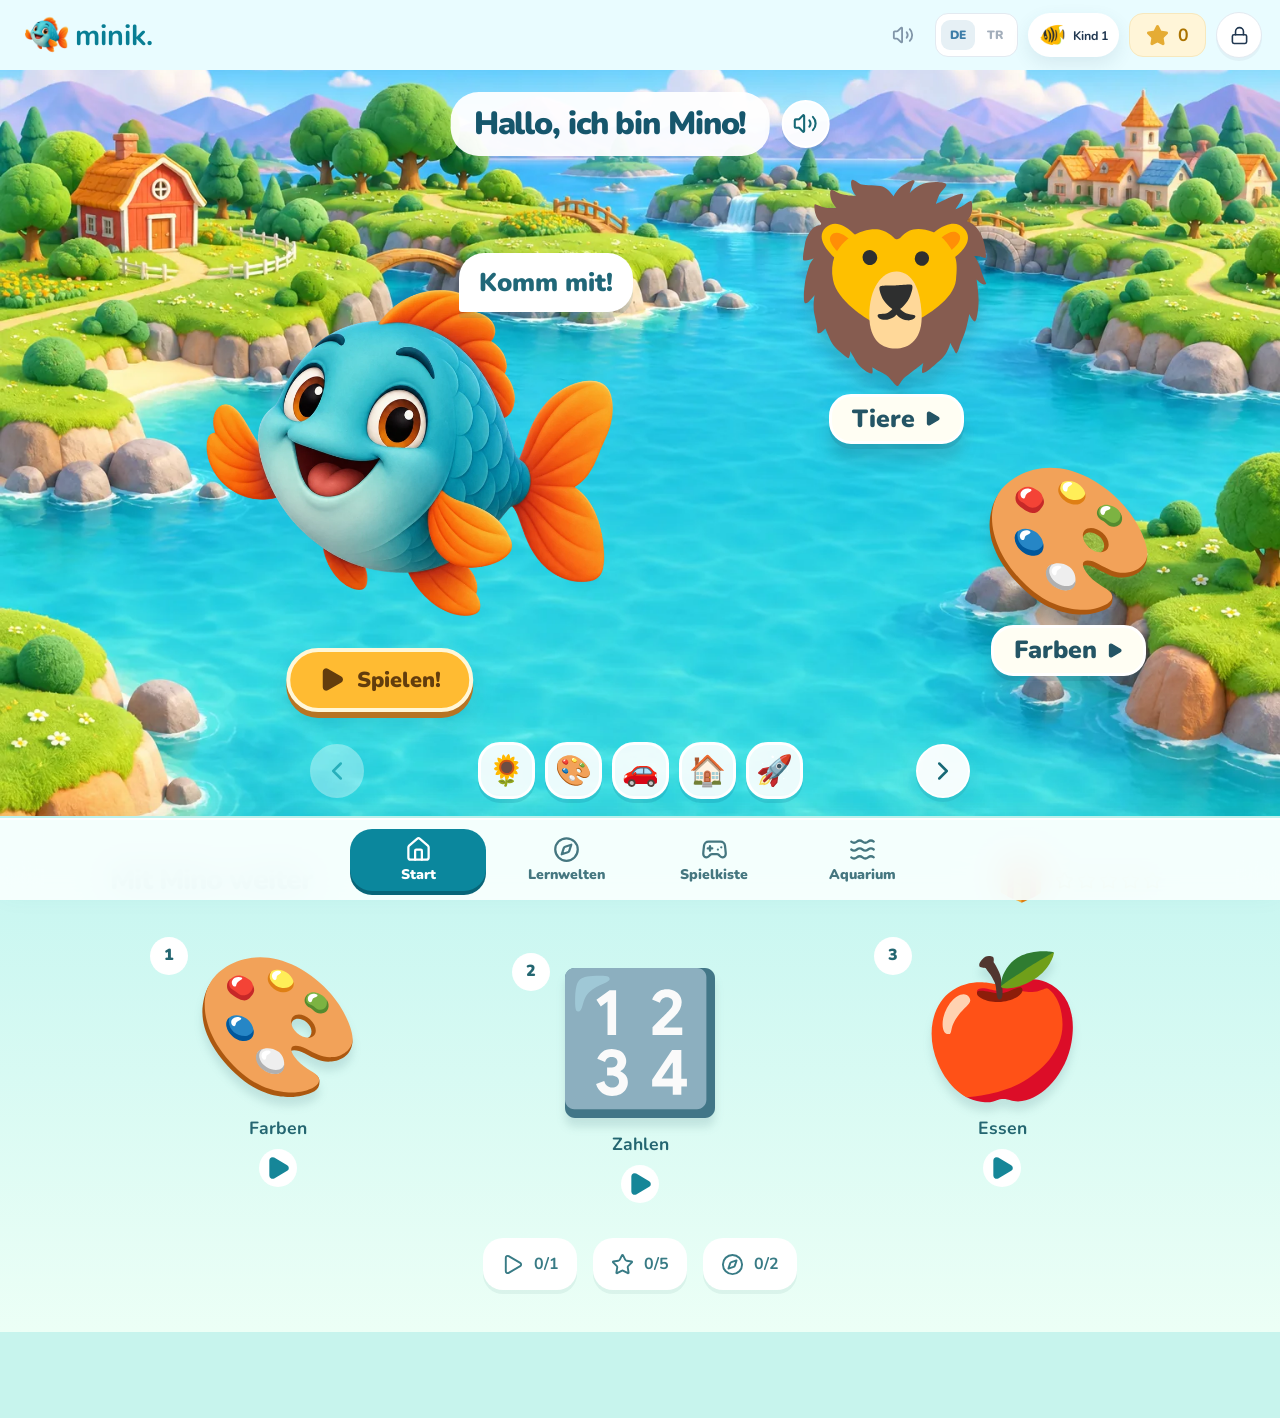
<file: index.html>
<!doctype html>
<html lang="de">
<head>
  <meta charset="utf-8">
  <meta name="viewport" content="width=device-width,initial-scale=1">
  <meta http-equiv="refresh" content="0;url=./live/">
  <title>MINIK</title>
</head>
<body>
  <script>location.replace('./live/' + location.search + location.hash);</script>
  <a href="./live/">MINIK öffnen</a>
</body>
</html>
</file>
<file: live/assets/index-DGxIg9G0.css>
@font-face{font-family:Nunito;font-style:normal;font-display:swap;font-weight:400;src:url(./nunito-latin-400-normal-r8SDr6Up.woff2)format("woff2"),url(./nunito-latin-400-normal-DKg4f3fz.woff)format("woff")}@font-face{font-family:Nunito;font-style:normal;font-display:swap;font-weight:600;src:url(./nunito-latin-600-normal-Br8yIETf.woff2)format("woff2"),url(./nunito-latin-600-normal-Cd0eNu1l.woff)format("woff")}@font-face{font-family:Nunito;font-style:normal;font-display:swap;font-weight:700;src:url(./nunito-latin-700-normal-Dort48En.woff2)format("woff2"),url(./nunito-latin-700-normal-OcDqTBcA.woff)format("woff")}@font-face{font-family:Nunito;font-style:normal;font-display:swap;font-weight:800;src:url(./nunito-latin-800-normal-Dz8SOQK_.woff2)format("woff2"),url(./nunito-latin-800-normal-D-J0wlBY.woff)format("woff")}@font-face{font-family:Nunito;font-style:normal;font-display:swap;font-weight:900;src:url(./nunito-latin-900-normal-BVB1fGs6.woff2)format("woff2"),url(./nunito-latin-900-normal-CVn49sIn.woff)format("woff")}@font-face{font-family:Nunito;font-style:normal;font-display:swap;font-weight:400;src:url(./nunito-latin-ext-400-normal-i-8OOpdj.woff2)format("woff2"),url(./nunito-latin-ext-400-normal-CjMJVfGn.woff)format("woff")}@font-face{font-family:Nunito;font-style:normal;font-display:swap;font-weight:600;src:url(./nunito-latin-ext-600-normal-Dd9Zuxh1.woff2)format("woff2"),url(./nunito-latin-ext-600-normal-BKUpuB78.woff)format("woff")}@font-face{font-family:Nunito;font-style:normal;font-display:swap;font-weight:700;src:url(./nunito-latin-ext-700-normal-BWeMsAzO.woff2)format("woff2"),url(./nunito-latin-ext-700-normal-D4woHhbd.woff)format("woff")}@font-face{font-family:Nunito;font-style:normal;font-display:swap;font-weight:800;src:url(./nunito-latin-ext-800-normal-CtU8tJOV.woff2)format("woff2"),url(./nunito-latin-ext-800-normal-CDcxIxx8.woff)format("woff")}@font-face{font-family:Nunito;font-style:normal;font-display:swap;font-weight:900;src:url(./nunito-latin-ext-900-normal-Dllsvgjo.woff2)format("woff2"),url(./nunito-latin-ext-900-normal-CTBZd6bf.woff)format("woff")}:root{color:#203750;font-synthesis:none;--ink:#203750;--muted:#6a7e93;--orange:#ed8150;--orange-dark:#b6491e;--blue:#3b92c9;--line:#e3eaf1;--shadow:0 5px 0 #1736540b;--radius:24px;background:#f5f8fc;font-family:Nunito,ui-rounded,Arial Rounded MT Bold,system-ui,sans-serif;font-size:16px}*{box-sizing:border-box;-webkit-tap-highlight-color:transparent}body{overscroll-behavior-y:none;min-width:320px;min-height:100dvh;margin:0}button,input,select{font:inherit}button{cursor:pointer;color:inherit;touch-action:manipulation;background:0 0;border:0}button:disabled{cursor:default}button:focus-visible,a:focus-visible,input:focus-visible,select:focus-visible{outline-offset:4px;outline:4px solid #298dd3}button{transition:transform .18s,box-shadow .18s,background .18s}button:active:not(:disabled){transform:translateY(2px)}img{max-width:100%;display:block}h1,h2,h3,p{margin:0}h1,h2,h3{letter-spacing:-.035em;font-weight:900;line-height:1.18}h1{font-size:clamp(1.8rem,2.7vw,2.75rem)}h2{font-size:1.65rem}h3{font-size:1.3rem}p{color:var(--muted);font-size:1rem;line-height:1.55}.art,.mino{object-fit:contain;-webkit-user-select:none;user-select:none}.eyebrow{text-transform:uppercase;letter-spacing:.12em;color:#648299;font-size:.75rem;font-weight:900;line-height:1.4;display:block}.app-shell{min-height:100dvh;display:flex}.sidebar{border-right:1px solid var(--line);z-index:30;background:#fff;flex-direction:column;flex:0 0 230px;width:230px;padding:28px 20px 20px;display:flex;position:fixed;inset:0 auto 0 0}.brand{letter-spacing:-.1em;color:#267fae;align-items:center;gap:7px;padding:0 4px;font-size:2.7rem;font-weight:900;display:flex}.brand .mino{width:66px;height:66px;transform:rotate(-10deg)}.brand-dot{color:var(--orange)}.sidebar-label{letter-spacing:.15em;color:#93a4b3;margin:44px 16px 15px;font-size:.65rem;font-weight:900}.sidebar nav{gap:9px;display:grid}.sidebar nav button{text-align:left;color:#76889a;border-radius:16px;align-items:center;gap:14px;min-height:56px;padding:13px 17px;font-size:1rem;font-weight:800;display:flex}.sidebar nav button:hover{background:#f4f8fa}.sidebar nav button.active{color:#297eae;background:#e5f3fb}.sidebar nav button.active svg{stroke-width:2.7px}.sidebar-mino{text-align:center;margin:auto 0 32px;padding:24px 8px 0}.sidebar-mino .mino{width:105px;margin:0 auto 10px;animation:4s ease-in-out infinite float}.sidebar-mino p{white-space:pre-line;color:#748ba1;font-size:.95rem;font-weight:700}.sidebar-mino span{letter-spacing:.12em;color:#a1afbc;margin-top:12px;font-size:.62rem;font-weight:900;display:block}.parent-link{border-top:1px solid var(--line);color:var(--muted);align-items:center;gap:12px;padding:20px 10px 0;font-size:.88rem;font-weight:800;display:flex}.main-shell{flex:1;min-width:0;margin-left:230px}.topbar{border-bottom:1px solid #e8eef4;justify-content:space-between;align-items:center;gap:16px;height:86px;padding:0 42px;display:flex}.topbar-caption{color:#8b9bac;font-size:.85rem;font-weight:700}.topbar-actions{align-items:center;gap:16px;display:flex}.audio-toggle{color:#8095a8;place-items:center;width:44px;height:44px;display:grid}.language-switch{border:1px solid var(--line);background:#fff;border-radius:13px;align-items:center;gap:3px;min-height:44px;padding:5px;font-size:.75rem;font-weight:900;display:flex}.language-switch span{color:#a3aebb;border-radius:9px;padding:7px 9px}.language-switch span.chosen{color:#3d7da8;background:#e6f0f5}.star-pill{color:#ab7300;background:#fff5d8;border:1px solid #f7e8bd;border-radius:14px;justify-content:center;align-items:center;gap:9px;min-height:44px;padding:9px 16px;font-size:1.1rem;font-weight:900;display:flex}.star-pill svg{color:#e5ac34}.mobile-brand,.mobile-parents,.bottom-nav{display:none}.main-content{max-width:1410px;margin:auto;padding:34px 42px 40px}.welcome-heading{justify-content:space-between;align-items:center;gap:16px;margin-bottom:28px;display:flex}.welcome-heading .eyebrow{margin-bottom:10px}.welcome-heading h1{font-size:clamp(1.6rem,2.25vw,2.45rem)}.level-badge{white-space:nowrap;border:1px solid var(--line);background:#fff;border-radius:14px;align-items:center;gap:7px;padding:9px 15px;font-size:.82rem;font-weight:900;display:flex}.level-badge .art{width:23px}.adventure-row{grid-template-columns:minmax(0,1fr) 240px;gap:23px;display:grid}.adventure-card{isolation:isolate;background:#d6eef7;border-radius:30px;align-items:center;min-height:318px;display:flex;position:relative;overflow:hidden}.adventure-copy{z-index:2;width:58%;padding:30px 0 32px 32px;position:relative}.adventure-tag{color:#4e8dad;align-items:center;gap:7px;font-size:.77rem;font-weight:800;display:flex}.adventure-tag>span{background:#66b4cc;border-radius:50%;width:7px;height:7px}.adventure-copy h2{color:#246484;white-space:pre-line;letter-spacing:-.035em;margin:15px 0 12px;font-size:clamp(1.7rem,2.6vw,2.8rem);line-height:1.12}.adventure-copy p{color:#6590a4;max-width:260px;margin-bottom:23px;font-size:.83rem;line-height:1.5}.primary{background:var(--orange);color:#fff;border:2px solid #ed8150;border-radius:17px;justify-content:center;align-items:center;gap:10px;min-height:54px;padding:13px 24px;font-size:1rem;font-weight:900;display:inline-flex;box-shadow:0 5px #c36238}.primary:hover:not(:disabled){background:#e77843;transform:translateY(-2px);box-shadow:0 7px #c36238}.primary:disabled{color:#8c9ba6;background:#e2e7eb;border-color:#e2e7eb;box-shadow:0 3px #cdd5dd}.primary .art{width:25px;height:25px}.secondary{color:#658199;background:#fff;border:2px solid #e0e9ef;border-radius:15px;justify-content:center;align-items:center;gap:9px;min-height:49px;padding:11px 19px;font-weight:800;display:inline-flex}.secondary:hover{background:#edf5fa}.adventure-art{align-items:center;width:48%;height:100%;display:grid;position:absolute;bottom:0;right:-1%}.adventure-art>.mino{z-index:2;width:100%;animation:4s ease-in-out infinite float;position:relative;transform:rotate(-7deg)}.hero-halo{aspect-ratio:1;z-index:-1;background:#c1e6f2;border-radius:50%;width:125%;position:absolute;top:8%;right:-35%}.hello-bubble{z-index:3;color:#468ca8;background:#fff;border-radius:16px 16px 16px 3px;padding:9px 15px;font-size:.9rem;font-weight:900;position:absolute;top:20px;right:27px;transform:rotate(6deg)}.floating-star{z-index:3;width:27px;position:absolute}.floating-star.one{bottom:32px;right:40px;transform:rotate(13deg)}.floating-star.two{width:21px;top:24px;left:4px;transform:rotate(-17deg)}.daily-card{text-align:center;background:#f9efd6;border:2px solid #f4e6c4;border-radius:29px;flex-direction:column;align-items:center;padding:24px 18px 20px;display:flex}.daily-card>.art{width:93px;height:93px;margin:16px auto 12px;transform:rotate(-7deg)}.daily-card .eyebrow{color:#ac8d4c;font-size:.63rem}.daily-card h3{color:#8c723b;letter-spacing:-.02em;font-size:1.15rem}.daily-stars{color:#dcc899;gap:6px;margin:15px 0 11px;display:flex}.daily-stars .collected{color:#e9af31}.daily-card>span:last-child{color:#ae965f;align-items:center;gap:8px;font-size:.8rem;font-weight:800;display:flex}.section-heading{justify-content:space-between;align-items:center;gap:18px;margin:32px 0 21px;display:flex}.section-heading p{margin-top:7px;font-size:.87rem}.section-heading>.eyebrow,.section-heading>div>.eyebrow{margin-bottom:8px}.section-heading>span{color:var(--muted);font-size:.9rem;font-weight:800}.text-button{color:#3e93bc;align-items:center;gap:8px;min-height:44px;font-size:.85rem;font-weight:900;display:flex}.world-grid{grid-template-columns:repeat(4,minmax(0,1fr));gap:23px 20px;display:grid}.world-card{text-align:left;min-width:0;box-shadow:var(--shadow);background:#fff;border:1px solid #e5eaf0;border-radius:24px;padding:0;overflow:hidden}.world-card:hover{transform:translateY(-4px);box-shadow:0 9px #1736540b}.world-picture{background:var(--world-color);border-radius:19px;place-items:center;height:164px;margin:7px 7px 0;display:grid;position:relative;overflow:hidden}.world-picture:before{content:"";aspect-ratio:1;border:1px solid #ffffff4d;border-radius:50%;position:absolute;inset:15px;transform:translate(30%,-25%)}.world-picture>.art{filter:drop-shadow(0 8px 1px #2037500d);width:120px;height:120px;transition:transform .25s;position:relative;transform:rotate(-5deg)}.world-card:nth-child(2n) .world-picture>.art{transform:rotate(6deg)}.world-card:hover .world-picture>.art{transform:rotate(0)scale(1.08)}.world-open{color:#547687;background:#ffffffad;border-radius:10px;place-items:center;width:29px;height:29px;display:grid;position:absolute;bottom:9px;right:9px}.world-caption h3{letter-spacing:-.02em;font-size:1.12rem}.world-caption>span{color:#8495a5;margin-top:4px;font-size:.74rem;font-weight:700;display:block}.world-earned{color:#946707;background:#fff9;border-radius:8px;align-items:center;gap:4px;padding:4px 7px;font-size:.72rem;font-weight:900;display:flex;position:absolute;top:9px;left:9px}.playroom-banner{text-align:left;background:#e7e2f6;border:2px solid #dcd5ef;border-radius:25px;align-items:center;gap:25px;width:100%;margin-top:33px;padding:20px 25px;display:flex}.playroom-images{align-items:center;gap:0;display:flex}.playroom-images .art{width:57px;height:66px;transform:rotate(-12deg)}.playroom-images .art:nth-child(2){width:64px;transform:rotate(10deg)}.playroom-banner h2{color:#75618e;font-size:1.3rem}.playroom-banner p{color:#9683a9;margin-top:5px;font-size:.86rem}.circle-arrow{color:#8e7ba8;background:#ffffffa1;border-radius:15px;flex-shrink:0;place-items:center;width:45px;height:45px;margin-left:auto;display:grid}.app-footer{color:#a9b4bf;align-items:center;gap:14px;max-width:1410px;margin:auto;padding:0 42px 27px;font-size:.72rem;display:flex}.app-footer span:first-child{letter-spacing:.13em;font-size:.7rem;font-weight:900}.icon-button{border:1px solid var(--line);background:#fff;border-radius:17px;flex-shrink:0;place-items:center;width:50px;height:50px;display:grid;box-shadow:0 3px #cad9e34d}.mobile-parents{display:none}.back-link{color:#7b92a5;align-items:center;gap:9px;min-height:44px;margin-bottom:12px;font-size:.9rem;font-weight:800;display:flex}.world-banner{background:var(--world-color);border-radius:30px;justify-content:space-between;align-items:center;gap:25px;padding:30px 40px;display:flex;overflow:hidden}.world-banner>.art{filter:drop-shadow(0 10px #20375009);width:200px;height:190px;transform:rotate(7deg)}.world-banner h1{margin:12px 0;font-size:3rem}.world-banner p{color:#60788e}.mastered-count{color:#67859a;background:#ffffff80;border-radius:12px;align-items:center;gap:7px;margin-top:20px;padding:9px 12px;font-size:.85rem;font-weight:800;display:inline-flex}.segment-control{background:#e9eff5;border-radius:14px;gap:4px;padding:5px;display:flex}.segment-control button{color:#8496a6;border-radius:11px;min-height:42px;padding:8px 17px;font-size:.85rem;font-weight:800}.segment-control button.active{color:#3e8cba;background:#fff;box-shadow:0 2px 4px #17345108}.games-grid{grid-template-columns:repeat(3,minmax(0,1fr));gap:22px;display:grid}.game-card{text-align:left;box-shadow:var(--shadow);background:#fff;border:1px solid #e2eaf0;border-radius:26px;padding:10px 10px 21px}.game-card-art{background:var(--game-color);border-radius:19px;place-items:center;height:165px;display:grid;position:relative}.game-card-art>.art{filter:drop-shadow(0 8px #20375008);width:115px;height:115px;transform:rotate(-7deg)}.game-card-art>span{color:#668296;background:#ffffffbd;border-radius:12px;place-items:center;width:36px;height:36px;display:grid;position:absolute;bottom:12px;right:12px}.game-card p{padding:0 8px;font-size:.8rem;line-height:1.4}.game-card:hover{transform:translateY(-4px)}.heading-art{width:85px;height:85px;transform:rotate(8deg)}.discovery-grid{grid-template-columns:repeat(3,1fr);gap:20px;display:grid}.discovery-card{border:1px solid var(--line);background:#fff;border-radius:25px;flex-direction:column;align-items:center;gap:12px;padding:20px;display:flex}.discovery-card>.item-visual{width:180px;height:180px}.discovery-card>b{font-size:1.15rem}.discovery-card>span:last-child{color:#89a0b1;align-items:center;gap:6px;font-size:.85rem;display:flex}.item-visual{object-fit:contain;-webkit-user-select:none;user-select:none;display:block}.photo-visual{object-fit:cover;border-radius:22px}.number-visual{color:#508fc5;place-items:center;font-size:8rem;font-weight:900;line-height:1;display:grid}.color-visual,.shape-visual{justify-content:center;align-items:center;display:flex}.color-visual>span{border:4px solid #20375016;border-radius:50%;width:85%;height:85%;display:block;box-shadow:inset 0 -10px #0000000c}.shape{background:var(--shape-color);filter:drop-shadow(0 6px #20375019);width:80%;height:80%;display:block}.shape-circle{border-radius:50%}.shape-square{border-radius:8px}.shape-triangle{clip-path:polygon(50% 0,100% 100%,0 100%)}.shape-rectangle{border-radius:8px;height:50%}.shape-star{clip-path:polygon(50% 0,62% 35%,100% 38%,70% 61%,80% 100%,50% 77%,20% 100%,30% 61%,0 38%,38% 35%)}.shape-heart{clip-path:polygon(50% 18%,65% 4%,82% 2%,96% 16%,100% 35%,92% 53%,50% 95%,8% 53%,0 35%,4% 16%,18% 2%,35% 4%)}.shape-diamond{clip-path:polygon(50% 0,100% 50%,50% 100%,0 50%)}.shape-oval{border-radius:50%;height:55%}.aquarium-heading{margin-top:0}.aquarium-tank{isolation:isolate;background:linear-gradient(#a5e1ec,#68bfd8 62%,#429ebe);border:7px solid #fff;border-radius:35px;outline:1px solid #dce7ef;height:390px;position:relative;overflow:hidden;box-shadow:0 8px #dce7ef}.ocean-light{background:repeating-linear-gradient(112deg,#0000 0 40px,#ffffff1a 80px,#0000 140px 230px);position:absolute;inset:0}.sea-bed{z-index:0;background:#eacda3;border-radius:50% 50% 0 0;width:110%;height:58px;position:absolute;bottom:-15px;left:-5%}.aquarium-mino{z-index:3;width:235px;animation:4s ease-in-out infinite float;position:absolute;top:65px;left:calc(50% - 117px)}.aquarium-mino>.mino{width:100%}.mino-crown{width:90px;position:absolute;top:-12px;left:48px;transform:rotate(-13deg)}.aquarium-decoration{z-index:2;width:110px;height:110px;position:absolute;bottom:20px}.decor-shell{width:70px;height:70px;left:12%}.decor-coral{width:110px;height:130px;left:3%}.decor-castle{width:150px;height:150px;right:5%}.decor-friend{width:80px;animation:3s ease-in-out infinite float;top:100px;left:18%}.decor-rainbow{opacity:.7;width:150px;top:4px;left:6%}.decor-trophy{width:75px;height:75px;right:25%}.bubbles i{border:2px solid #ffffff60;border-radius:50%;width:16px;height:16px;animation:7s linear infinite rise;position:absolute;bottom:-40px}.bubbles i:nth-child(2n){width:25px;height:25px}.treasure-panel{background:#fff8e4;border:2px solid #f2e6c3;border-radius:24px;align-items:center;gap:24px;margin:28px 0;padding:22px 26px;display:flex}.treasure-panel>.art{flex-shrink:0;width:80px}.treasure-panel>div{flex:1}.treasure-panel h2{color:#9c7430;font-size:1.25rem}.treasure-panel p{color:#a28c5e;margin:5px 0 8px;font-size:.9rem}.reward-progress{background:#e9ddbb;border-radius:10px;max-width:370px;height:9px;overflow:hidden}.reward-progress i{background:#e9b948;border-radius:10px;height:100%;display:block}.rewards-grid{grid-template-columns:repeat(4,minmax(0,1fr));gap:18px;display:grid}.reward-card{border:2px solid var(--line);background:#fff;border-radius:24px;flex-direction:column;align-items:center;gap:12px;padding:22px 12px;display:flex}.reward-card .art{filter:grayscale(.8);opacity:.5;width:88px;height:88px}.reward-card.owned .art{filter:none;opacity:1}.reward-card.equipped{background:#f0faf6;border-color:#87cdb7}.reward-card h3{text-align:center;font-size:.96rem}.reward-card>span{color:var(--muted);align-items:center;gap:4px;font-size:.75rem;font-weight:800;display:flex}.modal-scrim{z-index:100;-webkit-backdrop-filter:blur(7px);backdrop-filter:blur(7px);background:#17375070;place-items:center;padding:20px;display:grid;position:fixed;inset:0;overflow-y:auto}.pause-dialog,.reward-reveal{text-align:center;background:#fff;border-radius:32px;flex-direction:column;align-items:center;gap:16px;width:min(100%,420px);padding:30px;display:flex;box-shadow:0 15px 70px #17375022}.pause-dialog>.mino{width:150px;height:130px}.pause-dialog .primary,.pause-dialog .secondary{width:100%}.reward-reveal>.art{width:190px;height:190px;margin:5px;animation:.6s bounce-in}.reward-reveal h2{font-size:1.7rem}.parent-gate{border:1px solid var(--line);text-align:center;background:#fff;border-radius:30px;max-width:500px;margin:50px auto 100px;padding:40px}.parent-gate>.mino{width:200px;margin:auto}.gate-icon{color:#6f9ab6;background:#eaf4fb;border-radius:23px;place-items:center;width:80px;height:80px;margin:0 auto 22px;display:grid}.parent-gate h1{font-size:2rem}.parent-gate p{margin:15px 0}.parent-gate form{flex-direction:column;align-items:center;gap:16px;display:flex}.parent-gate label{font-size:1.5rem;font-weight:900}.parent-gate input{text-align:center;letter-spacing:8px;width:180px;font-size:1.8rem}.parent-stats{grid-template-columns:repeat(4,1fr);gap:16px;margin-bottom:25px;display:grid}.parent-stats>div{border:1px solid var(--line);background:#fff;border-radius:22px;flex-direction:column;gap:4px;padding:20px;display:flex;position:relative}.parent-stats svg{color:#d2a950;width:22px;position:absolute;top:21px;right:16px}.parent-stats b{font-size:2rem;font-weight:900}.parent-stats span{color:var(--muted);font-size:.75rem}.settings-panel{border:1px solid var(--line);background:#fff;border-radius:25px;margin:23px 0;padding:27px 30px}.settings-panel>h2{margin-bottom:20px;font-size:1.3rem}.settings-panel>p{margin-bottom:18px;font-size:.9rem;line-height:1.6}.settings-grid{grid-template-columns:repeat(2,minmax(0,1fr));gap:22px;margin-bottom:16px;display:grid}.settings-grid label,.pin-settings label{flex-direction:column;gap:8px;font-size:.9rem;font-weight:800;display:flex}.settings-grid small{color:var(--muted);font-size:.75rem;font-weight:500;line-height:1.5}input:not([type=checkbox]):not([type=range]),select{min-height:48px;color:var(--ink);background:#f9fbfd;border:2px solid #e0e8ef;border-radius:12px;max-width:100%;padding:12px}select{width:100%;font-size:.88rem}input[type=range]{accent-color:#498fc0;height:36px}input:disabled,select:disabled{opacity:.45}.setting-toggle{border-top:1px solid var(--line);justify-content:space-between;align-items:center;gap:22px;padding:19px 0;display:flex}.setting-toggle b{font-size:.95rem;display:block}.setting-toggle small{color:var(--muted);margin-top:4px;font-size:.8rem;line-height:1.5;display:block}.setting-toggle input{appearance:none;cursor:pointer;background:#d7e0e9;border-radius:25px;flex:0 0 46px;width:46px;height:27px;transition:background .2s;position:relative}.setting-toggle input:before{content:"";background:#fff;border-radius:50%;width:21px;height:21px;transition:transform .2s;position:absolute;top:3px;left:3px;box-shadow:0 1px 3px #0002}.setting-toggle input:checked{background:#4bb396}.setting-toggle input:checked:before{transform:translate(19px)}.table-scroll{overflow:auto}table{border-collapse:collapse;text-align:left;width:100%;font-size:.87rem}th{color:#8596a5;background:#f6f8fb;font-size:.76rem;font-weight:800}th,td{border-bottom:1px solid var(--line);padding:13px}td:first-child{font-weight:800}.fine-print{line-height:1.6;color:#8fa0af!important;margin:20px 0 0!important;font-size:.78rem!important}.difficult-words{flex-wrap:wrap;gap:10px;display:flex}.word-chip{border:1px solid var(--line);background:#f1f6fa;border-radius:13px;flex-wrap:wrap;align-items:center;gap:7px;max-width:230px;padding:12px;font-size:.9rem;font-weight:800;display:flex}.word-chip small{color:var(--muted);flex-basis:100%;font-size:.7rem;font-weight:600}.session-list{margin:0;padding:0;list-style:none}.session-list li{border-top:1px solid var(--line);justify-content:space-between;gap:16px;padding:13px 0;font-size:.9rem;font-weight:800;display:flex}.session-list li small{color:var(--muted);margin-top:5px;font-size:.72rem;font-weight:500;display:block}.session-list li>span:last-child{text-align:right}.session-list li svg{vertical-align:middle;color:#d8a733;margin-left:5px;display:inline-block}.pin-settings{flex-wrap:wrap;align-items:flex-end;gap:14px;margin:20px 0;display:flex}.pin-settings input{width:200px}.danger-button{color:#b45853;background:#fdf0ee;border:1px solid #f2d4d0;border-radius:13px;justify-content:center;align-items:center;gap:8px;min-height:47px;padding:13px 18px;font-size:.86rem;font-weight:800;display:inline-flex}.form-error,.storage-message{background:#fff0dc;border-radius:12px;padding:10px 16px;color:#a65b36!important;font-size:.9rem!important}.storage-message{margin-bottom:20px}@keyframes float{50%{transform:translateY(-8px)rotate(-3deg)}}@keyframes rise{to{transform:translateY(-420px)}}@keyframes bounce-in{0%{opacity:0;transform:scale(.35)rotate(-20deg)}70%{transform:scale(1.12)}to{transform:scale(1)}}@media (width>=1600px){.main-content{padding-top:45px}.adventure-card{min-height:350px}.world-picture{height:190px}.world-picture>.art{width:145px;height:145px}}@media (width<=1200px){.sidebar{flex-basis:190px;width:190px;padding:25px 14px 20px}.main-shell{margin-left:190px}.brand{font-size:2.3rem}.brand .mino{width:53px}.sidebar nav button{gap:12px;font-size:.9rem}.main-content{padding:28px}.topbar{padding:0 28px}.topbar-caption{font-size:.75rem}.adventure-row{grid-template-columns:minmax(0,1fr) 190px;gap:17px}.adventure-copy{padding:25px 0 25px 25px}.adventure-card{min-height:300px}.daily-card{padding:20px 12px}.daily-card .eyebrow{font-size:.6rem}.daily-card h3{font-size:1.03rem}.world-grid{gap:18px 15px}.world-picture{height:142px}.world-picture>.art{width:108px;height:108px}.world-caption{padding:14px}.world-caption h3{font-size:1rem}.app-footer{padding-left:28px}.welcome-heading .eyebrow{font-size:.66rem}.games-grid{gap:16px}.game-card h3{font-size:1rem}}@media (width<=1000px){.sidebar{flex-basis:90px;width:90px;padding:24px 12px}.brand{padding:0}.brand .mino{width:63px}.brand>span,.sidebar-label,.sidebar nav span,.sidebar-mino,.parent-link{display:none}.sidebar nav{gap:15px;margin-top:40px}.sidebar nav button{justify-content:center;height:58px;padding:0}.main-shell{margin-left:90px}.adventure-row{grid-template-columns:minmax(0,1fr) 190px}.welcome-heading h1{font-size:1.7rem}.world-grid{grid-template-columns:repeat(3,minmax(0,1fr))}.world-picture{height:164px}.world-picture>.art{width:130px;height:130px}.topbar-caption{font-size:.76rem}.games-grid{grid-template-columns:repeat(3,minmax(0,1fr))}.mobile-parents{border-radius:13px;width:42px;height:42px;display:grid}.topbar-actions{gap:10px}.game-card-art{height:140px}.game-card-art>.art{width:95px;height:95px}.parent-stats{gap:10px}.parent-stats>div{padding:15px}.rewards-grid{grid-template-columns:repeat(3,1fr)}}@media (width<=760px){.sidebar{display:none}.main-shell{margin-left:0}.topbar{z-index:30;background:#f5f8fc;gap:8px;height:76px;padding:10px 20px;position:sticky;top:0}.mobile-brand{color:#3889b1;align-items:center;gap:3px;padding:0;display:flex}.mobile-brand .mino{width:45px;height:47px}.mobile-brand b{letter-spacing:-.075em;font-size:1.7rem;font-weight:900}.topbar-caption{display:none}.topbar-actions{gap:7px}.star-pill{gap:5px;padding:8px 11px;font-size:.9rem}.star-pill svg{width:19px}.language-switch{gap:1px;padding:4px;font-size:.65rem}.language-switch span{padding:7px}.audio-toggle{width:34px}.mobile-parents{width:38px;height:42px}.main-content{padding:21px 20px 35px}.welcome-heading{margin-bottom:20px}.welcome-heading h1{font-size:1.65rem}.welcome-heading .eyebrow{letter-spacing:.1em;margin-bottom:7px;font-size:.61rem}.level-badge{padding:7px 10px;font-size:.73rem}.level-badge .art{width:19px}.adventure-row{grid-template-columns:1fr 190px;gap:14px}.adventure-copy{width:60%;padding:25px 0 27px 23px}.adventure-copy h2{font-size:1.9rem}.adventure-copy p{max-width:180px;font-size:.75rem}.adventure-tag{font-size:.65rem}.adventure-card{min-height:282px}.adventure-art{width:49%;right:-3%}.hello-bubble{padding:7px 10px;font-size:.72rem;top:30px;right:20px}.floating-star.one{bottom:45px;right:21px}.primary{min-height:51px;padding:12px 19px;font-size:.91rem}.daily-card>.art{width:75px;height:80px;margin:14px auto}.daily-stars{gap:4px}.daily-stars svg{width:20px}.world-grid{grid-template-columns:repeat(3,minmax(0,1fr));gap:18px 14px}.world-picture{height:145px}.world-picture>.art{width:113px;height:113px}.section-heading{margin:27px 0 18px}.section-heading h2{font-size:1.4rem}.section-heading p{font-size:.78rem}.text-button{gap:6px;font-size:.76rem}.playroom-banner{gap:16px;margin-top:28px;padding:15px 18px}.playroom-images .art{width:43px;height:52px}.playroom-images .art:nth-child(2){width:46px}.playroom-images .art:last-child{display:none}.playroom-banner h2{font-size:1.12rem}.playroom-banner p{font-size:.77rem}.circle-arrow{border-radius:12px;width:37px;height:37px}.app-footer{padding:0 20px 105px;font-size:.63rem}.bottom-nav{-webkit-backdrop-filter:blur(15px);backdrop-filter:blur(15px);padding:7px 12px max(10px, env(safe-area-inset-bottom));z-index:35;background:#fffffff5;border-top:1px solid #e2e9ee;grid-template-columns:repeat(4,1fr);display:grid;position:fixed;bottom:0;left:0;right:0;box-shadow:0 -5px 20px #17375005}.bottom-nav button{color:#93a1af;border-radius:13px;flex-direction:column;justify-content:center;align-items:center;gap:4px;min-height:54px;font-size:.64rem;font-weight:800;display:flex}.bottom-nav button.active{color:#368db7;background:#eaf5fa}.world-banner{gap:12px;padding:25px}.world-banner>.art{width:145px;height:155px}.world-banner h1{font-size:2.4rem}.world-banner p{font-size:.88rem}.world-banner .eyebrow{font-size:.6rem}.mastered-count{margin-top:15px;font-size:.72rem}.game-card-art{height:150px}.games-grid{grid-template-columns:repeat(2,1fr);gap:17px}.game-card-art>.art{width:106px;height:106px}.game-card h3{font-size:1.13rem}.game-card p{font-size:.82rem}.segment-control button{padding:7px 12px;font-size:.77rem}.discovery-grid{grid-template-columns:repeat(3,minmax(0,1fr));gap:14px}.discovery-card{padding:14px}.discovery-card>.item-visual{width:140px;height:140px}.discovery-card b{font-size:1rem}.discovery-card>span:last-child{font-size:.72rem}.treasure-panel{gap:17px;padding:19px}.treasure-panel>.art{width:60px}.treasure-panel h2{font-size:1.1rem}.treasure-panel p{font-size:.78rem}.treasure-panel .primary{padding:11px 14px}.aquarium-tank{height:350px}.aquarium-heading h1{font-size:1.85rem}.settings-panel{padding:23px}.parent-stats{grid-template-columns:repeat(2,1fr)}.parent-gate{margin:30px auto 90px}}@media (width<=540px){.topbar{height:70px;padding:7px 14px}.mobile-brand .mino{width:39px;height:42px}.mobile-brand b{font-size:1.55rem}.topbar-actions{gap:4px}.audio-toggle{width:30px}.audio-toggle svg{width:19px}.language-switch span{padding:5px 6px}.star-pill{padding:8px 9px}.mobile-parents{width:34px;box-shadow:none;background:0 0;border:none}.main-content{padding:19px 16px 30px}.welcome-heading{align-items:flex-start;gap:6px}.welcome-heading h1{max-width:270px;font-size:1.37rem}.welcome-heading .eyebrow{letter-spacing:.09em;font-size:.55rem}.level-badge{margin-top:1px;padding:6px 8px;font-size:.65rem}.level-badge .art{width:17px}.adventure-row{grid-template-columns:1fr}.adventure-card{border-radius:26px;min-height:262px}.adventure-copy{width:59%;padding:24px 0 26px 23px}.adventure-copy h2{margin-top:13px;font-size:1.96rem}.adventure-copy p{max-width:175px;margin-bottom:19px;font-size:.77rem}.adventure-art{width:50%;right:-2%}.adventure-art>.mino{width:110%;max-width:none}.hello-bubble{top:28px;right:22px}.adventure-tag{font-size:.61rem}.daily-card{text-align:left;border-radius:20px;grid-template-columns:51px 1fr auto;gap:3px 13px;padding:14px 16px;display:grid}.daily-card>.art{grid-area:1/1/4;width:51px;height:60px;margin:0}.daily-card>.eyebrow{grid-column:2;align-self:end;font-size:.53rem}.daily-card h3{grid-column:2;align-self:start;font-size:.95rem}.daily-stars{grid-area:1/3/3;align-self:center;gap:3px;margin:0}.daily-stars svg{width:17px;height:18px}.daily-card>span:last-child{grid-column:3;justify-self:center;font-size:.66rem}.section-heading{align-items:center;gap:8px}.section-heading h2{font-size:1.35rem}.section-heading p{font-size:.76rem}.text-button{white-space:nowrap;font-size:.7rem}.text-button svg{width:16px}.world-grid{grid-template-columns:repeat(2,minmax(0,1fr));gap:17px 13px}.world-picture{border-radius:18px;height:150px;margin:6px 6px 0}.world-picture>.art{width:122px;height:122px}.world-card{border-radius:23px}.world-caption{padding:12px 13px 15px}.world-caption h3{font-size:1.1rem}.world-caption>span{margin-top:3px;font-size:.68rem}.world-open{border-radius:9px;width:25px;height:25px;bottom:7px;right:7px}.world-open svg{width:18px}.playroom-banner{gap:10px;padding:16px}.playroom-images .art{width:45px}.playroom-images .art:nth-child(2){display:none}.playroom-banner h2{font-size:1.04rem}.playroom-banner p{font-size:.72rem}.app-footer{gap:8px;padding-left:16px;font-size:.6rem}.world-banner{border-radius:25px;padding:22px}.world-banner h1{margin:8px 0;font-size:2.1rem}.world-banner>.art{width:118px;height:148px}.world-banner .eyebrow{font-size:.52rem}.world-banner p{font-size:.8rem}.mastered-count{padding:7px 9px;font-size:.65rem}.mastered-count svg{width:14px}.world-banner>div{flex:1;min-width:0}.world-banner p{max-width:170px}.segment-control{padding:3px}.segment-control button{min-height:38px;padding:6px 9px;font-size:.7rem}.section-heading:has(.segment-control){flex-direction:column;align-items:flex-start;gap:13px}.game-card{border-radius:23px;padding:7px 7px 16px}.game-card-art{border-radius:17px;height:139px}.game-card-art>.art{width:100px;height:100px}.game-card h3{padding:13px 5px 6px;font-size:1rem}.game-card p{padding:0 5px;font-size:.73rem;line-height:1.45}.games-grid{gap:16px 12px}.game-card-art>span{border-radius:10px;width:29px;height:29px;bottom:8px;right:8px}.game-card-art>span svg{width:16px}.heading-art{width:60px}.discovery-grid{grid-template-columns:repeat(2,minmax(0,1fr));gap:12px}.discovery-card{border-radius:23px;gap:8px;padding:14px 8px}.discovery-card>.item-visual{width:136px;height:136px}.discovery-card b{font-size:.96rem}.discovery-card .number-visual{font-size:6rem}.treasure-panel{flex-wrap:wrap;gap:13px;padding:18px}.treasure-panel>div{flex-basis:calc(100% - 80px)}.treasure-panel .primary{width:100%;margin-top:5px}.treasure-panel h2{font-size:1.08rem}.rewards-grid{grid-template-columns:repeat(2,minmax(0,1fr));gap:12px}.reward-card{border-radius:22px;padding:18px 10px}.reward-card>.art{width:85px;height:85px}.reward-card h3{font-size:.89rem}.aquarium-tank{border-width:5px;border-radius:27px;height:320px}.aquarium-mino{width:190px;top:65px;left:calc(50% - 95px)}.mino-crown{width:74px;top:-8px;left:36px}.decor-castle{width:97px;height:97px;bottom:23px;right:3%}.decor-coral{width:77px;height:100px;left:1%}.decor-shell{width:50px;height:50px;bottom:20px;left:20%}.decor-trophy{width:52px;height:52px;bottom:28px;right:28%}.decor-friend{width:58px;top:120px;left:5%}.decor-rainbow{width:110px;top:7px;left:4%}.aquarium-heading{align-items:flex-start}.aquarium-heading h1{font-size:1.6rem}.aquarium-heading .eyebrow{font-size:.57rem}.parent-gate{margin:18px auto 60px;padding:28px 20px}.parent-gate h1{font-size:1.8rem}.settings-panel{border-radius:23px;padding:20px 17px}.settings-grid{grid-template-columns:1fr;gap:17px}.settings-panel h2{font-size:1.22rem}.setting-toggle{gap:12px}.setting-toggle b{font-size:.85rem}.setting-toggle small{font-size:.74rem}.parent-stats b{font-size:1.8rem}.parent-stats span{font-size:.69rem}.parent-stats>div{padding:17px}.parent-stats svg{width:19px;right:13px}.table-scroll th,.table-scroll td{padding:12px 8px;font-size:.8rem}.pin-settings label{font-size:.8rem}.pin-settings input{width:100%}.pin-settings{flex-direction:column;align-items:stretch}.pin-settings>.secondary{width:100%}.settings-panel>p{font-size:.8rem}}@media (width<=360px){.mobile-brand b{font-size:1.35rem}.mobile-brand .mino{width:34px}.star-pill{padding:8px}.topbar{padding:6px 10px}.main-content{padding-left:12px;padding-right:12px}.level-badge{display:none}.world-picture{height:133px}.world-picture>.art{width:111px;height:111px}.daily-card{column-gap:9px}.daily-stars svg{width:15px}.adventure-copy h2{font-size:1.8rem}.adventure-copy{padding-left:19px}.adventure-copy p{font-size:.7rem}.adventure-tag{font-size:.56rem}}@media (prefers-reduced-motion:reduce){*,:before,:after{scroll-behavior:auto!important;transition:none!important;animation:none!important}}html[data-motion=reduced] *,html[data-motion=reduced] :before,html[data-motion=reduced] :after{scroll-behavior:auto!important;transition:none!important;animation:none!important}.profile-chip{color:inherit;cursor:pointer;background:#fff;border:0;border-radius:999px;align-items:center;gap:7px;max-width:150px;padding:7px 11px;display:flex;box-shadow:0 7px 18px #375b771c}.profile-chip span{font-size:1.35rem}.profile-chip b{white-space:nowrap;text-overflow:ellipsis;font-size:.78rem;overflow:hidden}.profiles-screen{padding-bottom:40px}.profiles-hero{background:linear-gradient(135deg,#dff6ff,#fff4cf);border-radius:34px;align-items:center;gap:24px;min-height:230px;padding:28px;display:flex;overflow:hidden}.profiles-hero .mino{filter:drop-shadow(0 14px 16px #265a8226);width:190px;min-width:190px}.profiles-hero h1{margin:.2rem 0 .5rem;font-size:2.35rem}.profiles-hero p{color:#62798b;max-width:560px;font-weight:700}.profile-grid{grid-template-columns:repeat(3,minmax(0,1fr));gap:18px;margin-top:22px;display:grid}.profile-card{background:#fff;border:3px solid #0000;border-radius:30px;position:relative;overflow:hidden;box-shadow:0 12px 28px #3e607e21}.profile-card.active{border-color:#73c9ff}.profile-main{width:100%;color:inherit;cursor:pointer;background:0 0;border:0;flex-direction:column;align-items:center;gap:5px;padding:22px 16px 13px;display:flex}.profile-avatar{background:#eef9ff;border-radius:50%;place-items:center;width:105px;height:105px;margin-bottom:5px;font-size:4.1rem;display:grid}.profile-card:nth-child(3n+2) .profile-avatar{background:#fff3d9}.profile-card:nth-child(3n) .profile-avatar{background:#f2eaff}.profile-main b{font-size:1.25rem}.profile-main small{color:#708597;font-weight:800}.profile-check{color:#fff;background:#54c68f;border-radius:50%;place-items:center;width:30px;height:30px;display:grid;position:absolute;top:12px;right:12px}.profile-actions{justify-content:center;gap:8px;padding:0 12px 14px;display:flex}.profile-actions button{color:#476578;background:#f1f7fb;border:0;border-radius:50%;width:42px;height:42px}.profile-edit{gap:6px;padding:0 12px 14px;display:flex}.profile-edit input{border:2px solid #d8e8f1;border-radius:12px;flex:1;min-width:0;padding:8px}.profile-edit button{color:#fff;background:#258ee0;border:0;border-radius:12px;padding:8px 10px;font-weight:900}.add-profile{color:inherit;cursor:pointer;background:#ffffffb3;border:3px dashed #a8d8f1;flex-direction:column;justify-content:center;align-items:center;gap:5px;padding:22px;display:flex}.add-profile .profile-avatar{font-size:inherit;color:#2998e3}.add-profile b{font-size:1.15rem}.add-profile small{color:#708597;font-weight:800}.profile-modal-backdrop{z-index:100;-webkit-backdrop-filter:blur(6px);backdrop-filter:blur(6px);background:#142e436b;place-items:center;padding:16px;display:grid;position:fixed;inset:0}.profile-modal{background:#fff;border-radius:32px;width:min(560px,100%);padding:26px;box-shadow:0 28px 70px #142e434d}.profile-modal h2{margin-top:0}.profile-modal label{gap:7px;font-weight:900;display:grid}.profile-modal input{font:inherit;border:2px solid #d7e7f1;border-radius:16px;padding:13px}.avatar-picker{grid-template-columns:repeat(6,1fr);gap:8px;margin:18px 0;display:grid}.avatar-picker button{aspect-ratio:1;background:#f0f8fc;border:3px solid #0000;border-radius:18px;font-size:2rem}.avatar-picker button.chosen{background:#def3ff;border-color:#55b9f4}.modal-actions{justify-content:flex-end;gap:10px;display:flex}.profile-limit{text-align:center;color:#718597;font-weight:800}@media (width<=760px){.profile-chip b{display:none}.profile-chip{justify-content:center;width:42px;height:42px;padding:6px}.profile-grid{grid-template-columns:repeat(2,minmax(0,1fr));gap:12px}.profiles-hero{gap:12px;min-height:190px;padding:18px}.profiles-hero .mino{width:112px;min-width:112px}.profiles-hero h1{font-size:1.7rem}.profiles-hero p{font-size:.8rem}.profile-avatar{width:88px;height:88px;font-size:3.35rem}.profile-main{padding:16px 9px 10px}.avatar-picker{grid-template-columns:repeat(4,1fr)}}.world-grid{grid-template-columns:repeat(2,minmax(0,1fr));gap:24px}.world-card{border-radius:34px;min-height:360px}.world-picture{border-radius:30px;height:275px}.world-picture>.art{width:230px;height:230px}.world-caption{padding:18px 20px 22px}.world-caption h3{font-size:1.55rem}.world-caption>span{font-size:.85rem}.all-worlds{grid-template-columns:repeat(2,minmax(0,1fr))}.world-banner{border-radius:42px;min-height:430px;padding:42px 52px}.world-banner>div{max-width:58%}.world-banner h1{font-size:clamp(3rem,5vw,5rem)}.world-banner p{max-width:620px;font-size:1.2rem}.world-banner>.art{width:min(36vw,420px);height:360px}.games-grid{grid-template-columns:repeat(2,minmax(0,1fr));gap:24px}.game-card{border-radius:32px;padding:10px 10px 24px}.game-card-art{border-radius:25px;height:250px}.game-card-art>.art{width:190px;height:190px}.game-card h3{padding:18px 10px 7px;font-size:1.35rem}.game-card p{padding:0 10px;font-size:.95rem}@media (width<=760px){.main-content{padding-left:12px;padding-right:12px}.world-grid,.all-worlds{scroll-snap-type:x mandatory;gap:14px;margin-left:-4px;margin-right:-4px;padding:4px 4px 18px;display:flex;overflow-x:auto}.world-grid::-webkit-scrollbar{display:none}.all-worlds::-webkit-scrollbar{display:none}.world-card{scroll-snap-align:center;border-radius:32px;flex:0 0 82vw;min-height:430px}.world-picture{border-radius:27px;height:330px}.world-picture>.art{width:min(70vw,300px);height:290px}.world-caption{padding:17px 18px 21px}.world-caption h3{font-size:1.55rem}.world-caption>span{font-size:.82rem}.world-banner{text-align:center;border-radius:30px;flex-direction:column-reverse;justify-content:center;gap:4px;min-height:62vh;padding:24px 20px;display:flex}.world-banner>div{width:100%;max-width:none}.world-banner>.art{width:min(74vw,330px);height:min(34vh,310px);margin:auto}.world-banner h1{font-size:clamp(2.5rem,12vw,4rem)}.world-banner p{max-width:90%;margin:auto;font-size:1rem}.mastered-count{margin:14px auto 0}.games-grid{grid-template-columns:1fr;gap:15px}.game-card{text-align:left;border-radius:29px;grid-template-rows:auto 1fr;grid-template-columns:44% 1fr;min-height:210px;padding:8px;display:grid}.game-card-art{border-radius:23px;grid-row:1/3;height:194px}.game-card-art>.art{width:145px;height:145px}.game-card h3{align-self:end;padding:20px 13px 5px;font-size:1.28rem}.game-card p{padding:0 13px 15px;font-size:.88rem}.profiles-hero{min-height:280px}}.profile-launch-shell{background:linear-gradient(#eaf9ff 0%,#fffaf0 100%);align-items:center;min-height:100dvh;padding:clamp(14px,3vw,36px);display:grid}.profile-launch-shell .profiles-screen{width:min(1180px,100%);margin:auto}.profile-launch-shell .profiles-hero{text-align:left}.profile-mini-stats{justify-content:center;align-items:center;gap:10px;margin:5px 0 2px;display:flex}.profile-mini-stats span{color:#527086;background:#f3f8fb;border-radius:999px;align-items:center;gap:4px;padding:5px 8px;font-size:.76rem;font-weight:900;display:inline-flex}.profile-mini-stats span:first-child{color:#e5a812;background:#fff8dc}.profile-edit-rich{gap:10px;display:grid}.profile-edit-rich .avatar-picker.compact{grid-template-columns:repeat(6,1fr);margin:0}.profile-edit-rich .avatar-picker.compact button{border-radius:12px;font-size:1.45rem}.profile-edit-buttons{justify-content:flex-end;gap:8px;display:flex}.profile-edit-buttons button{border-radius:13px;width:auto;height:auto;padding:9px 12px}.chooser-only .profile-grid{grid-template-columns:repeat(auto-fit,minmax(190px,1fr));max-width:1000px;margin-inline:auto}.chooser-only .profile-card{min-height:260px;display:grid}.chooser-only .profile-main{justify-content:center;padding:24px}.chooser-only .profile-avatar{width:122px;height:122px;font-size:4.7rem}.chooser-only .profile-main b{font-size:1.4rem}.chooser-only .profiles-hero{margin-bottom:8px}@media (width<=760px){.profile-launch-shell{padding:10px}.profile-launch-shell .profiles-hero{min-height:210px}.chooser-only .profile-grid{grid-template-columns:repeat(2,minmax(0,1fr));gap:12px}.chooser-only .profile-card{min-height:220px}.chooser-only .profile-main{padding:15px 8px}.chooser-only .profile-avatar{width:96px;height:96px;font-size:3.7rem}.profile-mini-stats{flex-wrap:wrap;gap:5px}.profile-mini-stats span{padding:4px 6px;font-size:.68rem}.profile-edit-rich .avatar-picker.compact{grid-template-columns:repeat(4,1fr)}}.world-mode-tabs{background:#eaf1f6;border-radius:20px;gap:8px;width:max-content;max-width:100%;margin:22px auto 18px;padding:6px;display:flex}.world-mode-tabs button{color:#71879a;white-space:nowrap;border-radius:15px;align-items:center;gap:8px;min-height:48px;padding:10px 18px;font-weight:900;display:flex}.world-mode-tabs button.active{color:#2f80b7;background:#fff;box-shadow:0 5px 14px #345b7517}.compact-world-heading{margin-top:24px}.world-live-scene{isolation:isolate;background:linear-gradient(#b9e9ff 0 43%,#e8f7c6 43% 100%);border-radius:44px;width:100%;min-height:690px;position:relative;overflow:hidden;box-shadow:inset 0 0 0 5px #fff,0 18px 45px #426c8b20}.world-live-ground{z-index:-2;background:linear-gradient(#a9dc7d,#76bd64);position:absolute;inset:61% 0 0}.world-live-hill{z-index:-3;border-radius:50% 50% 0 0;position:absolute}.world-live-hill.hill-one{background:#a9da7e;width:70%;height:34%;top:39%;left:-16%;transform:rotate(5deg)}.world-live-hill.hill-two{background:#8fce70;width:80%;height:38%;top:37%;right:-24%;transform:rotate(-5deg)}.world-live-sun{background:#ffd75b;border-radius:50%;width:92px;height:92px;position:absolute;top:7%;right:8%;box-shadow:0 0 0 18px #ffe88d66}.world-live-cloud{opacity:.88;background:#fff;border-radius:999px;width:140px;height:42px;animation:13s ease-in-out infinite alternate world-cloud;position:absolute}.world-live-cloud:before,.world-live-cloud:after{content:"";background:#fff;border-radius:50%;position:absolute}.world-live-cloud:before{width:62px;height:62px;top:-27px;left:18px}.world-live-cloud:after{width:49px;height:49px;top:-19px;right:17px}.world-live-cloud.cloud-one{top:10%;left:8%}.world-live-cloud.cloud-two{animation-direction:alternate-reverse;top:19%;right:28%;transform:scale(.72)}@keyframes world-cloud{to{translate:36px}}.world-scene-title{z-index:6;-webkit-backdrop-filter:blur(8px);backdrop-filter:blur(8px);color:#506f84;background:#ffffffd9;border-radius:18px;align-items:center;gap:12px;padding:11px 15px;font-weight:900;display:flex;position:absolute;top:22px;left:24px}.world-scene-title strong{color:#9b7100;background:#fff0bf;border-radius:999px;padding:5px 10px}.world-live-item{z-index:3;filter:drop-shadow(0 12px 10px #294b5e22);place-items:center;padding:0;transition:transform .22s,filter .22s;display:grid;position:absolute}.world-live-item .item-visual{object-fit:contain;width:100%;height:100%}.world-live-item>b{white-space:nowrap;background:#fff;border-radius:999px;padding:7px 12px;font-size:.88rem;position:absolute;bottom:-4px;left:50%;transform:translate(-50%,100%);box-shadow:0 7px 16px #40627b1f}.world-live-item:hover{transform:translateY(-7px)scale(1.04)}.world-live-item.found{filter:drop-shadow(0 0 12px #fff)drop-shadow(0 0 24px #ffd75b);transform:scale(1.07)}.scene-item-a{width:260px;height:260px;bottom:10%;left:4%}.scene-item-b{width:235px;height:235px;bottom:12%;right:5%}.scene-item-c{width:205px;height:205px;bottom:30%;left:36%}.scene-item-d{width:170px;height:170px;top:12%;right:23%}.scene-item-e{width:165px;height:165px;top:17%;left:17%}.scene-item-f{width:145px;height:145px;top:9%;left:47%}.world-scene-mino{z-index:7;background:#ffffffdf;border-radius:22px;align-items:center;gap:10px;padding:9px 13px 9px 8px;display:flex;position:absolute;bottom:22px;right:22px;box-shadow:0 10px 24px #345a721a}.world-scene-mino .mino{width:58px;height:58px}.world-scene-mino span{color:#557589;max-width:150px;font-size:.82rem;font-weight:900}.world-adventure-start{z-index:8;min-width:300px;position:absolute;bottom:24px;left:50%;transform:translate(-50%)}.world-adventure-start:active{transform:translate(-50%,2px)!important}.discovery-grid-large .discovery-card .item-visual{height:190px}.world-live-colors{background:linear-gradient(145deg,#fff1f1,#e9f4ff 45%,#fff7cb)}.world-live-numbers{background:linear-gradient(#dce9ff 0 45%,#f9efd3 45%)}.world-live-food{background:linear-gradient(#ffe7cf 0 44%,#d9efbd 44%)}.world-live-vehicles{background:linear-gradient(#bfe8ff 0 48%,#d7dee5 48% 65%,#8bbd70 65%)}.world-live-feelings{background:linear-gradient(#f8deef,#e3ecff)}.world-live-shapes{background:linear-gradient(160deg,#e9e3ff,#dff8f0)}.world-live-nature{background:linear-gradient(#aee8ff 0 43%,#bce396 43%)}.world-live-body{background:linear-gradient(#fff2df,#e9f2ff)}.world-live-clothes{background:linear-gradient(150deg,#ffe8f0,#e5f2ff)}.world-live-home{background:linear-gradient(#d5edff 0 44%,#d8e4bd 44%)}.world-live-people{background:linear-gradient(160deg,#fff0d9,#e6f3ff)}.world-live-actions{background:linear-gradient(#d9efff 0 45%,#c9e7bb 45%)}.world-live-jobs{background:linear-gradient(145deg,#e0e8ff,#fff0d8)}.world-live-sounds{background:linear-gradient(160deg,#d9e9ff,#ebe2ff)}.world-live-toys{background:linear-gradient(150deg,#ffe8c9,#dff4ff)}@media (width<=760px){.world-banner-immersive{min-height:54vh}.world-mode-tabs{z-index:20;-webkit-backdrop-filter:blur(10px);backdrop-filter:blur(10px);background:#eaf1f6e8;justify-content:space-between;width:100%;margin:12px 0;padding:5px;position:sticky;top:4px}.world-mode-tabs button{flex:1;justify-content:center;padding:8px 7px;font-size:.78rem}.world-live-scene{border-radius:29px;width:calc(100% + 8px);min-height:72dvh;margin:0 -4px}.world-live-sun{width:60px;height:60px;top:7%;right:6%}.world-scene-title{padding:8px 10px;font-size:.75rem;top:10px;left:10px}.scene-item-a{width:45vw;height:45vw;bottom:13%;left:0}.scene-item-b{width:41vw;height:41vw;bottom:15%;right:-1%}.scene-item-c{width:35vw;height:35vw;bottom:37%;left:33%}.scene-item-d{width:29vw;height:29vw;top:16%;right:2%}.scene-item-e{width:29vw;height:29vw;top:21%;left:3%}.scene-item-f{width:24vw;height:24vw;top:7%;left:42%}.world-live-item>b{padding:5px 8px;font-size:.69rem}.world-scene-mino{display:none}.world-adventure-start{min-width:min(86%,340px);min-height:58px;bottom:14px}.discovery-grid-large{grid-template-columns:repeat(2,minmax(0,1fr))}.discovery-grid-large .discovery-card .item-visual{height:34vw;max-height:180px}}@media (prefers-reduced-motion:reduce){.world-live-cloud,.world-live-item{transition:none!important;animation:none!important}}.achievement-section{margin-top:38px}.achievement-heading{align-items:flex-end}.achievement-heading p{max-width:560px}.achievement-count{color:#9a6d00;white-space:nowrap;background:#fff4d2;border:1px solid #f2df9f;border-radius:999px;align-items:center;gap:7px;padding:9px 14px;font-weight:900;display:inline-flex}.achievement-grid{grid-template-columns:repeat(4,minmax(0,1fr));gap:14px;display:grid}.achievement-card{text-align:center;opacity:.62;filter:grayscale(.65);background:#f2f5f8;border:2px solid #e7edf2;border-radius:24px;padding:17px}.achievement-card.unlocked{opacity:1;filter:none;background:#fff;border-color:#ffe49a;box-shadow:0 10px 24px #5b748915}.achievement-art{background:#e9eef2;border-radius:50%;place-items:center;width:104px;height:104px;margin:0 auto 12px;display:grid;position:relative}.achievement-card.unlocked .achievement-art{background:linear-gradient(145deg,#fff3b9,#fffaf0)}.achievement-art>.art{width:68px;height:68px}.achievement-check,.achievement-lock{color:#fff;background:#8b99a5;border:3px solid #fff;border-radius:50%;place-items:center;width:30px;height:30px;display:grid;position:absolute;bottom:5px;right:2px}.achievement-check{background:#53c38c}.achievement-card h3{margin-bottom:5px;font-size:1rem}.achievement-card p{min-height:42px;font-size:.78rem;line-height:1.35}@media (width<=1000px){.achievement-grid{grid-template-columns:repeat(3,minmax(0,1fr))}}@media (width<=760px){.achievement-section{margin-top:28px}.achievement-grid{scroll-snap-type:x mandatory;gap:11px;padding:4px 2px 14px;display:flex;overflow-x:auto}.achievement-grid::-webkit-scrollbar{display:none}.achievement-card{scroll-snap-align:start;border-radius:21px;flex:0 0 44vw;min-width:150px;padding:14px 10px}.achievement-art{width:86px;height:86px}.achievement-art>.art{width:57px;height:57px}.achievement-card h3{font-size:.9rem}.achievement-card p{min-height:48px;font-size:.72rem}.achievement-heading{align-items:flex-start}.achievement-heading p{font-size:.84rem}.achievement-count{padding:7px 10px;font-size:.8rem}}.learning-path-section{background:linear-gradient(135deg,#eaf8ff,#fff8da 52%,#f6ebff);border-radius:34px;margin:34px 0 42px;padding:26px;box-shadow:inset 0 0 0 2px #ffffffb8,0 14px 32px #55748b14}.learning-path-heading{align-items:center;margin:0 0 18px}.learning-path-heading>div{max-width:720px}.learning-path-heading>.mino{flex:none;width:92px;height:92px}.learning-path-grid{grid-template-columns:repeat(3,minmax(0,1fr));gap:14px;display:grid}.learning-path-card{text-align:left;background:#fff;border:2px solid #e7eef3;border-radius:25px;grid-template-columns:auto 92px 1fr auto;align-items:center;gap:13px;min-height:132px;padding:15px;transition:transform .18s,box-shadow .18s;display:grid;position:relative;box-shadow:0 10px 22px #4d6f8512}.learning-path-card:hover{transform:translateY(-4px);box-shadow:0 16px 30px #4d6f8520}.learning-path-number{color:#fff;background:#2f80b7;border-radius:50%;align-self:flex-start;place-items:center;width:30px;height:30px;font-weight:900;display:grid}.learning-path-art{background:#f5f8fa;border-radius:24px;place-items:center;width:92px;height:92px;display:grid}.learning-path-art>.art{width:74px;height:74px}.learning-path-copy{min-width:0}.learning-path-copy>span{color:#2f80b7;text-transform:uppercase;letter-spacing:.04em;margin-bottom:4px;font-size:.73rem;font-weight:900;display:inline-block}.learning-path-copy h3{margin:0;font-size:1.08rem}.learning-path-copy p{color:#71879a;margin:3px 0 0;font-size:.84rem;font-weight:800}.learning-path-play{color:#765300;background:#ffcc53;border-radius:50%;place-items:center;width:42px;height:42px;display:grid}.learning-path-card.step-2 .learning-path-number{background:#7e62bf}.learning-path-card.step-3 .learning-path-number{background:#4aaa78}@media (width<=1100px){.learning-path-grid{grid-template-columns:1fr}.learning-path-card{grid-template-columns:auto 110px 1fr auto}.learning-path-art{width:110px;height:100px}.learning-path-art>.art{width:84px;height:84px}}@media (width<=760px){.learning-path-section{border-radius:28px;margin:24px -4px 32px;padding:18px 12px}.learning-path-heading>.mino{width:66px;height:66px}.learning-path-heading p{font-size:.83rem}.learning-path-grid{gap:10px}.learning-path-card{border-radius:21px;grid-template-columns:28px 86px 1fr 38px;gap:8px;min-height:112px;padding:10px}.learning-path-art{border-radius:20px;width:86px;height:86px}.learning-path-art>.art{width:70px;height:70px}.learning-path-copy h3{font-size:.96rem}.learning-path-copy p{font-size:.76rem}.learning-path-copy>span{font-size:.65rem}.learning-path-play{width:38px;height:38px}.learning-path-number{width:28px;height:28px}}@media (width<=420px){.learning-path-card{grid-template-columns:25px 76px 1fr 34px}.learning-path-art{width:76px;height:80px}.learning-path-art>.art{width:62px;height:62px}.learning-path-number{width:25px;height:25px;font-size:.78rem}.learning-path-play{width:34px;height:34px}}.world-mastery-progress{align-items:center;gap:10px;max-width:340px;margin-top:12px;display:flex}.world-mastery-progress>span{background:#ffffff80;border-radius:999px;flex:1;height:11px;overflow:hidden;box-shadow:inset 0 0 0 1px #fffa}.world-mastery-progress i{background:#ffd45e;border-radius:999px;height:100%;transition:width .3s;display:block}.world-mastery-progress b{color:#527089;min-width:42px;font-size:.86rem}.world-live-item .item-status{z-index:4;background:#fff;border-radius:50%;place-items:center;width:38px;height:38px;font-size:1.2rem;font-weight:1000;display:grid;position:absolute;top:2%;right:2%;box-shadow:0 5px 14px #23445d28}.world-live-item .item-status.mastered{color:#9b7100;background:#fff0a6}.world-live-item .item-status.practice{color:#bb603c;background:#ffe4d8}.discovery-card{position:relative}.discovery-status{letter-spacing:.01em;border-radius:999px;padding:6px 9px;font-size:.68rem;font-weight:1000;position:absolute;top:12px;right:12px}.discovery-status.mastered{color:#8e6a00;background:#fff1ac}.discovery-status.practice{color:#a95334;background:#ffe5d8}.discovery-status.learning{color:#357da6;background:#dff3ff}.discovery-status.new{color:#718495;background:#eef2f5}.discovery-card.mastery-mastered{background:linear-gradient(#fffef8,#fffdf3);border-color:#f0d77b}.discovery-card.mastery-practice{background:linear-gradient(#fff,#fff9f6);border-color:#f5c8b4}@media (width<=760px){.world-mastery-progress{max-width:88%;margin-left:auto;margin-right:auto}.world-live-item .item-status{width:30px;height:30px;font-size:1rem}.discovery-status{padding:5px 7px;font-size:.58rem;top:8px;right:8px}}.smart-review-callout{color:#5c541f;text-align:left;background:linear-gradient(135deg,#fff8cf,#fffdf0);border:2px solid #f4d884;border-radius:24px;grid-template-columns:auto 1fr auto;align-items:center;gap:14px;width:100%;margin:18px 0 12px;padding:15px 18px;display:grid;box-shadow:0 10px 22px #7a641014}.smart-review-callout:hover{transform:translateY(-2px)}.smart-review-icon{color:#7a5a00;background:#ffd85f;border-radius:50%;place-items:center;width:48px;height:48px;font-size:1.55rem;font-weight:1000;display:grid}.smart-review-callout b{font-size:1rem;display:block}.smart-review-callout small{color:#7d7757;margin-top:3px;font-weight:800;display:block}.review-game{flex-direction:column;align-items:center;gap:14px;width:100%;display:flex}.review-focus-badge{color:#8b6700;background:#fff4bd;border-radius:999px;justify-content:center;align-items:center;min-height:40px;padding:8px 15px;font-weight:1000;display:inline-flex;box-shadow:0 6px 14px #5b4b1512}.review-practice .review-focus-badge{color:#a95334;background:#ffe5d8}.review-learning .review-focus-badge{color:#357da6;background:#dff3ff}.game-review .answer-grid{width:min(100%,980px)}@media (width<=760px){.smart-review-callout{border-radius:20px;gap:10px;padding:12px 13px}.smart-review-icon{width:42px;height:42px}.smart-review-callout b{font-size:.86rem}.smart-review-callout small{font-size:.71rem}.review-focus-badge{font-size:.8rem}}.weekly-learning-panel{overflow:hidden}.weekly-learning-head{justify-content:space-between;align-items:flex-end;gap:18px;margin-bottom:18px;display:flex}.weekly-learning-head h2{margin:3px 0 0}.weekly-learning-head>b{color:#287454;background:#edf8f3;border-radius:999px;padding:8px 12px;font-size:.86rem}.weekly-summary-grid{grid-template-columns:repeat(4,minmax(0,1fr));gap:10px;margin-bottom:20px;display:grid}.weekly-summary-grid>div{background:#fff;border:1px solid #e7eef3;border-radius:20px;flex-direction:column;justify-content:center;min-height:92px;padding:14px;display:flex}.weekly-summary-grid b{text-overflow:ellipsis;font-size:1.35rem;line-height:1.1;overflow:hidden}.weekly-summary-grid span{color:#71879a;margin-top:5px;font-size:.78rem;font-weight:800}.weekly-bars{background:#f7fafc;border-radius:22px;grid-template-columns:repeat(7,1fr);gap:9px;height:178px;padding:14px 10px 4px;display:grid}.weekly-day{text-align:center;grid-template-rows:1fr auto auto;align-items:end;gap:4px;min-width:0;display:grid}.weekly-bar-track{justify-content:center;align-items:flex-end;height:112px;display:flex}.weekly-bar-track i{background:linear-gradient(#67c9a3,#398dcc);border-radius:12px 12px 5px 5px;width:min(34px,70%);min-height:4px;transition:height .25s;display:block}.weekly-day>b{text-transform:uppercase;color:#536b7d;font-size:.76rem}.weekly-day>small{color:#8ba0af;font-size:.7rem;font-weight:800}@media (width<=760px){.weekly-learning-head{flex-direction:column;align-items:flex-start;gap:8px}.weekly-summary-grid{grid-template-columns:repeat(2,minmax(0,1fr))}.weekly-summary-grid>div{min-height:80px;padding:11px}.weekly-bars{gap:4px;height:154px;padding-inline:5px}.weekly-bar-track{height:92px}.weekly-bar-track i{width:min(28px,72%)}}.story-game{flex-direction:column;align-items:center;gap:24px;width:100%;display:flex}.story-strip{grid-template-columns:1fr auto 1fr auto 1fr;align-items:center;gap:14px;width:min(100%,1050px);display:grid}.story-scene-card{background:linear-gradient(#fff,#f6fbff);border-radius:34px;flex-direction:column;justify-content:center;align-items:center;min-height:285px;padding:18px;display:flex;position:relative;box-shadow:0 15px 34px #2a4f6c1f}.story-scene-card .visual{width:min(18vw,190px);height:min(18vw,190px)}.story-scene-card>b{margin-top:8px;font-size:1.05rem}.story-step{color:#fff;background:#2f91d4;border-radius:50%;place-items:center;width:34px;height:34px;font-weight:1000;display:grid;position:absolute;top:14px;left:14px}.story-arrow{color:#86a6bd;min-width:28px}.story-continue{min-width:220px}.story-memory-cue{justify-content:center;align-items:center;gap:12px;margin-bottom:6px;display:flex}.story-memory-cue span{color:#436d88;background:#e7f4fb;border-radius:50%;place-items:center;width:55px;height:55px;font-size:1.3rem;font-weight:1000;display:grid}.story-memory-cue span.hinted{color:#8b6a00;background:#fff0a7;animation:1s ease-in-out infinite pulse}.story-memory-cue i{background:#cfe0eb;border-radius:999px;width:55px;height:5px}.backup-actions{flex-wrap:wrap;gap:10px;margin-top:14px;display:flex}.backup-actions label.secondary{cursor:pointer;justify-content:center;align-items:center;gap:8px;display:inline-flex}.backup-actions input[type=file]{opacity:0;pointer-events:none;width:1px;height:1px;position:absolute}.backup-status{color:#327356;background:#eef8f2;border-radius:14px;margin-top:10px;padding:10px 12px;font-weight:800}.backup-status.error{color:#9a4d39;background:#fff0ec}@media (width<=760px){.story-strip{scroll-snap-type:x mandatory;gap:10px;width:100%;padding:4px 3vw 14px;display:flex;overflow-x:auto}.story-strip::-webkit-scrollbar{display:none}.story-scene-card{scroll-snap-align:center;flex:0 0 72vw;min-height:330px}.story-scene-card .visual{width:min(55vw,245px);height:min(55vw,245px)}.story-arrow{flex:0 0 28px}.story-game .answer-grid{width:100%}.backup-actions{flex-direction:column}.backup-actions>*{width:100%}}.crash-recovery{text-align:center;background:linear-gradient(#eefaff,#fff8eb);place-content:center;justify-items:center;gap:16px;min-height:100dvh;padding:32px;display:grid}.crash-recovery .mino{width:min(42vw,220px);height:auto}.crash-recovery h1{margin:0;font-size:clamp(1.8rem,7vw,3rem)}.crash-recovery p{max-width:560px;margin:0;font-size:1.05rem;line-height:1.55}.crash-recovery>div{flex-wrap:wrap;justify-content:center;gap:12px;display:flex}@media (width<=600px){.crash-recovery>div{flex-direction:column;width:100%}.crash-recovery button{width:100%;min-height:58px}}.offline-message{text-align:center;background:#fff5c4eb;border:1px solid #926f142e;border-radius:16px;margin:0 0 14px;padding:10px 14px;font-weight:800}.initial-letter-game{flex-direction:column;align-items:center;gap:24px;width:min(100%,1050px);margin-inline:auto;display:flex}.initial-letter-target{background:linear-gradient(#fff,#f5fbff);border-radius:38px;flex-direction:column;justify-content:center;align-items:center;width:min(100%,620px);min-height:320px;padding:22px;display:flex;box-shadow:0 18px 40px #315b781f}.initial-letter-target .visual{width:min(36vw,270px);height:min(36vw,270px)}.initial-letter-target strong{margin-top:8px;font-size:clamp(1.35rem,3vw,2rem)}.letter-choice-grid{grid-template-columns:repeat(3,1fr);gap:14px;width:min(100%,760px);display:grid}.letter-choice{color:#315b78;touch-action:manipulation;background:#fff;border:0;border-radius:30px;min-height:116px;font-family:inherit;font-size:clamp(2.4rem,7vw,4.5rem);font-weight:1000;box-shadow:0 12px 28px #2a4f6c21}.letter-choice:active{transform:scale(.96)}.letter-choice.hint-target{outline:7px solid #ffd85a;animation:1s ease-in-out infinite pulse}@media (width<=760px){.initial-letter-game{gap:16px}.initial-letter-target{border-radius:30px;min-height:42vh;padding:16px}.initial-letter-target .visual{width:min(58vw,250px);height:min(58vw,250px)}.letter-choice-grid,.letter-choice-grid.options-4,.letter-choice-grid.options-6{grid-template-columns:repeat(3,1fr);gap:10px}.letter-choice{border-radius:24px;min-height:92px;font-size:clamp(2.3rem,13vw,4rem)}}.daily-journey{background:linear-gradient(135deg,#fff9db,#eaf8ff);border-radius:34px;margin:30px 0;padding:26px;box-shadow:inset 0 0 0 2px #ffffffc7,0 14px 32px #55748b14}.daily-journey.complete{background:linear-gradient(135deg,#e9faef,#effaff)}.daily-journey-head{justify-content:space-between;align-items:center;gap:18px;display:flex}.daily-journey-head h2{margin:3px 0 5px}.daily-journey-head p{color:#6d8294;margin:0;font-weight:750}.journey-badge{flex:none;place-items:center;width:110px;height:100px;display:grid;position:relative}.journey-badge .mino{width:82px;height:82px}.journey-badge b{color:#3e6680;text-align:center;background:#fff;border-radius:999px;min-width:46px;padding:7px 9px;position:absolute;bottom:2px;right:0;box-shadow:0 7px 16px #52708622}.journey-steps{grid-template-columns:repeat(3,minmax(0,1fr));gap:12px;margin-top:18px;display:grid}.journey-step{background:#fff;border:2px solid #edf1f4;border-radius:22px;grid-template-columns:38px 1fr;align-items:center;gap:10px;padding:14px;display:grid}.journey-step.done{background:#fbfffc;border-color:#bce9cf}.journey-step-number{color:#3f718e;background:#dcecf7;border-radius:50%;place-items:center;width:38px;height:38px;font-weight:1000;display:grid}.journey-step.done .journey-step-number{color:#fff;background:#55c58b}.journey-step>div:nth-child(2){flex-direction:column;gap:2px;min-width:0;display:flex}.journey-step b{font-size:.9rem;line-height:1.2}.journey-step span:not(.journey-step-number){color:#71889a;font-size:.74rem;font-weight:900}.journey-step-track{background:#eaf0f4;border-radius:999px;grid-column:1/-1;height:8px;overflow:hidden}.journey-step-track i{border-radius:inherit;background:linear-gradient(90deg,#57b9ee,#55c58b);height:100%;display:block}@media (width<=760px){.daily-journey{border-radius:28px;padding:18px 14px}.daily-journey-head{align-items:flex-start}.daily-journey-head p{font-size:.82rem}.journey-badge{width:78px;height:74px}.journey-badge .mino{width:62px;height:62px}.journey-badge b{min-width:38px;padding:5px 7px;font-size:.7rem}.journey-steps{grid-template-columns:1fr;gap:8px}.journey-step{grid-template-columns:34px 1fr;padding:11px 12px}.journey-step-number{width:34px;height:34px}}.mino-avatar{isolation:isolate;place-items:center;line-height:1;display:inline-grid;position:relative}.mino-avatar>.mino{object-fit:contain;width:100%;height:100%}.mino-outfit-symbol{z-index:2;filter:drop-shadow(0 3px 2px #2343);pointer-events:none;font-size:clamp(1.25rem,22%,3.2rem);position:absolute}.outfit-party .mino-outfit-symbol{top:-5%;right:0;transform:rotate(12deg)}.outfit-explorer .mino-outfit-symbol{top:-7%;left:38%;transform:translate(-50%)rotate(-7deg)}.outfit-diver .mino-outfit-symbol{top:25%;left:43%;transform:translate(-50%)}.outfit-artist .mino-outfit-symbol{bottom:7%;right:-2%;transform:rotate(-16deg)}.outfit-hero .mino-outfit-symbol{top:8%;right:-8%;transform:rotate(8deg)}.outfit-royal .mino-outfit-symbol{top:-10%;left:42%;transform:translate(-50%)rotate(-8deg)}.adventure-art>.mino-avatar{width:min(86%,330px)}.adventure-art>.mino-avatar>.mino{width:100%}.journey-badge>.mino-avatar{width:82px;height:82px}.learning-path-heading>.mino-avatar{width:86px;height:86px}.aquarium-mino>.mino-avatar{width:100%;height:100%}.outfit-section{margin-top:34px}.outfit-grid{grid-template-columns:repeat(4,minmax(0,1fr));gap:16px;display:grid}.outfit-card{border:2px solid var(--line);min-height:210px;font:inherit;color:inherit;background:#fff;border-radius:26px;flex-direction:column;justify-content:center;align-items:center;gap:8px;padding:18px 12px;display:flex}.outfit-card>.mino-avatar{width:112px;height:112px}.outfit-card b{text-align:center}.outfit-card>span:last-child{color:var(--muted);font-size:.76rem;font-weight:900}.outfit-card.locked{opacity:.5;filter:grayscale(.55)}.outfit-card.selected{background:#f0fbf6;border-color:#65c69e;box-shadow:0 10px 24px #4a8b7018}.outfit-card.unlocked:active{transform:scale(.97)}@media (width<=760px){.outfit-grid{grid-template-columns:repeat(2,minmax(0,1fr));gap:10px}.outfit-card{border-radius:22px;min-height:180px;padding:12px 8px}.outfit-card>.mino-avatar{width:96px;height:96px}.journey-badge>.mino-avatar{width:62px;height:62px}.learning-path-heading>.mino-avatar{width:68px;height:68px}}.age-picker{grid-template-columns:repeat(3,minmax(0,1fr));gap:8px;margin:10px 0 18px;display:grid}.age-picker button{color:#38586d;min-height:48px;font:inherit;cursor:pointer;background:#f1f8fc;border:3px solid #0000;border-radius:16px;font-weight:900}.age-picker button.chosen{color:#1678b7;background:#def3ff;border-color:#55b9f4}.age-picker.compact{margin:0}.age-picker.compact button{min-height:40px;padding:6px;font-size:.82rem}.profile-age-note{color:#628097;font-weight:900}.resume-session-card{text-align:left;background:linear-gradient(135deg,#f3fbff,#fffdf3);border:2px solid #dcecf6;border-radius:24px;grid-template-columns:54px 1fr auto;align-items:center;gap:14px;width:100%;margin:0 0 18px;padding:14px 18px;display:grid;box-shadow:0 10px 24px #4d6f8514}.resume-session-card:hover{transform:translateY(-2px)}.resume-session-icon{color:#fff;background:#2f80b7;border-radius:18px;place-items:center;width:54px;height:54px;display:grid}.resume-session-copy{flex-direction:column;gap:2px;min-width:0;display:flex}.resume-session-copy small{text-transform:uppercase;letter-spacing:.05em;color:#2f80b7;font-size:.72rem;font-weight:900}.resume-session-copy b{font-size:1.05rem}.resume-session-copy>span{text-overflow:ellipsis;white-space:nowrap;color:#71879a;font-size:.84rem;font-weight:800;overflow:hidden}@media (width<=760px){.resume-session-card{border-radius:20px;grid-template-columns:48px 1fr auto;margin-bottom:12px;padding:11px 12px}.resume-session-icon{border-radius:16px;width:48px;height:48px}.resume-session-copy b{font-size:.98rem}.resume-session-copy>span{font-size:.78rem}}.confirm-dialog-icon{color:#b45853;flex:none}.confirm-dialog p{max-width:34ch;color:var(--muted);margin:0;line-height:1.55}.confirm-dialog .danger-button{width:100%}.update-message{background:#ffffffe6;border-radius:18px;flex-wrap:wrap;justify-content:center;align-items:center;gap:.75rem;margin:0 0 1rem;padding:.75rem 1rem;font-weight:800;display:flex;box-shadow:0 8px 24px #2343521a}.update-message button{min-height:44px;font:inherit;cursor:pointer;border:0;border-radius:999px;padding:.65rem 1rem;font-weight:900}.update-message button:disabled{opacity:.65;cursor:wait}.install-panel{overflow:hidden}.install-panel-head{align-items:flex-start;gap:14px;display:flex}.install-panel-head>div{min-width:0}.install-panel-head h2{margin-bottom:5px}.install-device-icon{color:#2f83b6;background:#e9f6fd;border-radius:17px;flex:0 0 52px;place-items:center;width:52px;height:52px;display:grid}.install-panel>.primary{margin-top:16px}.ios-install-steps{color:#315f7c;background:#f1f8fc;border-radius:18px;align-items:center;gap:12px;margin-top:15px;padding:14px 16px;display:flex}.ios-install-steps svg{flex:none}.ios-install-steps p{color:inherit;font-size:.9rem;font-weight:800}@media (width<=760px){.install-panel-head{gap:10px}.install-device-icon{flex-basis:46px;width:46px;height:46px}.install-panel>.primary{width:100%;min-height:54px}.ios-install-steps{align-items:flex-start;padding:12px}.ios-install-steps p{font-size:.82rem}}.game-shell{background:radial-gradient(at 50% 15%,#e8f5fc,#f6f9fc 65%);min-height:100dvh;padding:20px 25px}.game-session{flex-direction:column;max-width:1050px;min-height:calc(100dvh - 40px);margin:0 auto;display:flex}.game-header{align-items:center;gap:24px;width:100%;max-width:850px;margin:0 auto;display:flex}.session-track{flex:1;max-width:600px;margin:0 auto}.session-track>span{color:#58768d;justify-content:space-between;align-items:center;margin-bottom:10px;font-size:.88rem;font-weight:900;display:flex}.session-track small{color:#90a5b6;font-weight:800}.round-track{gap:7px;display:flex}.round-track>i{background:#dae6ef;border-radius:10px;flex:1;min-width:0;height:9px;transition:background .3s}.round-track>i.current{background:#edbd5d}.round-track>i.complete{background:#6cbda9}.game-heading{text-align:center;width:100%;max-width:830px;margin:28px auto 22px;padding:0 60px;position:relative}.game-heading>.eyebrow{margin-bottom:8px;font-size:.67rem}.game-heading h1{letter-spacing:-.03em;min-height:40px;font-size:clamp(1.35rem,3vw,2.2rem)}.replay-audio{color:#5997ba;background:#e5f1f8;border:1px solid #d7e7f1;border-radius:15px;place-items:center;width:46px;height:46px;display:grid;position:absolute;top:22px;right:0}.game-area{flex-direction:column;justify-content:center;gap:17px;width:100%;max-width:930px;min-height:350px;margin:auto;display:flex}.answer-grid{grid-template-columns:repeat(2,minmax(0,1fr));gap:22px;width:100%;max-width:890px;margin:auto;display:grid}.answer-card{background:#fff;border:3px solid #e3ebf2;border-radius:30px;flex-direction:column;justify-content:center;align-items:center;gap:15px;min-height:320px;padding:22px 18px;display:flex;position:relative;box-shadow:0 7px #d9e4ec80}.answer-card:hover{border-color:#b7d7e8;transform:translateY(-3px);box-shadow:0 10px #d9e4ec80}.answer-card .item-visual{width:min(100%,290px);height:260px}.answer-card>b{color:#658093;text-align:center;font-size:1.3rem;font-weight:900;line-height:1.2}.answer-grid.options-4{gap:18px;max-width:780px}.options-4 .answer-card{gap:7px;min-height:220px;padding:16px}.options-4 .answer-card .item-visual{width:200px;height:165px}.options-6{grid-template-columns:repeat(3,1fr);gap:17px}.options-6 .answer-card{gap:8px;min-height:205px;padding:13px}.options-6 .answer-card .item-visual{width:160px;height:150px}.options-6 .answer-card b{font-size:1.05rem}.quiet-option{opacity:.25;filter:saturate(.3)}.hint-target{animation:1.1s ease-in-out infinite hint-pulse;border-color:#efa841!important;box-shadow:0 0 0 5px #f3be6666!important}.fish-guide{align-items:center;gap:14px;width:100%;max-width:720px;margin:24px auto 0;padding:8px 15px;display:flex}.mino-help{background:0 0;border:0;flex-shrink:0;width:90px;height:83px;padding:0;position:relative}.mino-help>.mino{width:95px;height:88px}.mino-help>span{color:#fff;background:#74abc9;border:2px solid #fff;border-radius:50%;place-items:center;width:24px;height:24px;font-size:.85rem;font-weight:900;display:grid;position:absolute;top:0;right:0}.speech-bubble{background:#fff;border:1px solid #e0eaf1;border-radius:20px 20px 20px 4px;flex:1;min-height:66px;padding:14px 20px;box-shadow:0 3px #dbe7ef50}.speech-bubble strong{letter-spacing:.06em;color:#5ea2c1;margin-bottom:3px;font-size:.68rem;font-weight:900;display:block}.speech-bubble>span{color:#70899e;font-size:.92rem;font-weight:800;line-height:1.4;display:block}.fish-guide.stage-1 .mino-help,.fish-guide.stage-2 .mino-help{animation:2s ease-in-out infinite float}.star-burst{pointer-events:none;z-index:20;filter:drop-shadow(0 10px 30px #e5b44933);place-items:center;display:grid;position:fixed;top:45%;left:50%;transform:translate(-50%,-50%)}.star-burst .art{width:185px;height:185px;animation:.6s both bounce-in}.star-burst b{color:#fff;text-shadow:0 4px #cb9026;font-size:3.8rem;font-weight:900;position:absolute}.phase-success .game-area{opacity:.8}.mini-status{text-align:center;color:#88a0b2;margin-bottom:5px;font-size:.8rem;font-weight:800}.memory-grid{grid-template-columns:repeat(3,1fr);gap:18px;width:100%;max-width:770px;margin:auto;display:grid}.memory-card{aspect-ratio:1.12;background:#6fa8cc;border:3px solid #86bad8;border-radius:26px;place-items:center;min-width:0;padding:18px;display:grid;position:relative;overflow:hidden;box-shadow:0 7px #5385aa}.memory-card:before{content:"";pointer-events:none;border:2px dashed #c1e4f369;border-radius:17px;position:absolute;inset:9px}.memory-card>.art{filter:brightness(1.12);opacity:.8;width:90px;height:100px}.memory-card .item-visual{width:100%;max-width:180px;height:160px;position:relative}.memory-card .number-visual{font-size:7rem}.memory-card.flipped{background:#fff;border-color:#d9e5ed;box-shadow:0 7px #d9e5ed}.memory-card.matched{background:#edf8f0;border-color:#a7d9b7;box-shadow:0 5px #b5dcc4}.memory-card.matched:after{content:"✓";color:#49a480;font-size:1.2rem;font-weight:900;position:absolute;bottom:6px;right:8px}.memory-grid.cards-8,.memory-grid.cards-12{grid-template-columns:repeat(4,1fr);max-width:840px}.cards-12 .memory-card .item-visual{height:130px}.cards-12 .memory-card{aspect-ratio:1.12;padding:13px}.card-dot{background:#c5e4f6;border-radius:50%;width:5px;height:5px;position:absolute;bottom:9px}.game-instruction{text-align:center;color:#8aa1b3;margin:0;font-size:.88rem}.matching-board{width:100%;max-width:800px;margin:5px auto}.matching-sources,.matching-slots{justify-content:center;gap:22px;display:flex}.matching-slots{margin-top:38px}.match-source,.match-slot{aspect-ratio:1.12;touch-action:none;background:#fff;border:3px solid #dce8f0;border-radius:28px;place-items:center;width:calc(33.33% - 15px);padding:16px;display:grid;position:relative;box-shadow:0 6px #d9e6ef88}.match-source>.item-visual,.match-slot>.item-visual{width:100%;height:160px}.match-slot{box-shadow:none;touch-action:manipulation;background:#e5eef5;border:3px dashed #bdcfde}.match-slot>.item-visual{opacity:.3;filter:grayscale()}.match-slot.filled{background:#f0faf3;border-style:solid;border-color:#a7d4b6}.match-slot.filled>.item-visual{filter:none;opacity:1}.match-source.placed{opacity:.15;box-shadow:none;border-style:dashed}.match-source.selected{background:#fff9e9;border-color:#e7b64c}.match-check{color:#57a788;font-size:1.4rem;font-weight:900;position:absolute;bottom:8px;right:10px}.drag-ghost{z-index:70;pointer-events:none;opacity:.85;width:170px;height:170px;position:fixed;transform:translate(-50%,-50%)}.drag-ghost>.item-visual{width:100%;height:100%}.sort-object{flex-direction:column;align-items:center;gap:8px;display:flex}.sort-object .item-visual{width:240px;height:230px}.sort-object>b{color:#6e899d;font-size:1.3rem}.sort-baskets{gap:30px;width:100%;max-width:680px;margin:10px auto 0;display:flex}.sort-basket{background:var(--basket);border:3px solid #fff;border-bottom:10px solid #0000000c;border-radius:18px 18px 35px 35px;flex:1;min-width:0;min-height:180px;padding:15px}.basket-example{justify-content:center;align-items:center;gap:15px;display:flex}.basket-example>.art{width:83px;height:92px}.basket-example>.art:nth-child(2){width:66px;transform:rotate(12deg)}.sort-basket>b{color:#6d776f;font-size:1.3rem}.count-field{grid-template-columns:repeat(5,1fr);justify-content:center;gap:10px;width:100%;max-width:780px;margin:0 auto 20px;display:grid}.count-field.count-few{flex-wrap:wrap;gap:16px;max-width:850px;display:flex}.count-field button{aspect-ratio:1.1;background:#fff;border:2px solid #e5edf3;border-radius:22px;place-items:center;min-width:0;padding:12px;display:grid;position:relative;box-shadow:0 4px #dce8ef73}.count-few button{width:calc(20% - 16px);min-width:95px;max-width:145px}.count-field .item-visual{width:100%;height:100%;max-height:120px}.count-field.count-many{max-width:650px}.count-field.count-many button{aspect-ratio:auto;height:85px}.count-field button.counted{background:#f1faf7;border-color:#79bfaa}.count-field button>span:last-child:not(.item-visual){color:#fff;background:#4eac8d;border-radius:50%;place-items:center;width:27px;height:27px;font-size:.88rem;font-weight:900;display:grid;position:absolute;bottom:-6px;right:-6px}.number-options .answer-grid{justify-content:center;gap:16px;max-width:720px;display:flex}.number-options .answer-card{border-radius:22px;flex:1;min-width:0;max-width:150px;min-height:110px;padding:10px}.number-options .answer-card .item-visual{width:100%;height:85px;font-size:4.5rem}.sound-orb{color:#fff;background:#7db6d5;border:5px solid #cee8f4;border-radius:50%;flex-direction:column;justify-content:center;align-items:center;gap:6px;width:126px;height:126px;margin:0 auto 12px;display:flex;box-shadow:0 7px #5c94b5}.sound-bars{align-items:center;gap:4px;height:15px;display:flex}.sound-bars i{background:#fff;border-radius:4px;width:4px;height:8px;display:block}.sound-bars i:nth-child(2),.sound-bars i:nth-child(4){height:14px}.sound-bars i:nth-child(3){height:18px}.playing .sound-bars i{animation:.5s ease-in-out infinite alternate sound-wave}.playing .sound-bars i:nth-child(odd){animation-delay:.2s}.game-sounds .answer-card{min-height:215px;padding:15px}.game-sounds .answer-card .item-visual{width:180px;height:160px}.game-sounds .answer-card>b{font-size:1.13rem}.puzzle-layout{justify-content:center;align-items:center;gap:40px;padding:10px;display:flex}.puzzle-reference{text-align:center;flex-direction:column;gap:10px;width:150px;display:flex}.puzzle-reference>.item-visual{width:145px;height:145px}.puzzle-reference>span{color:#8ba2b3;font-size:.8rem;font-weight:800}.puzzle-board{aspect-ratio:1;background:#d8e4ec;border-radius:25px;grid-template-columns:repeat(2,1fr);gap:5px;width:420px;max-width:70%;padding:6px;display:grid;box-shadow:0 8px #bfd0dd}.puzzle-board button{background-color:#fff;background-repeat:no-repeat;background-size:200% 200%;border:3px solid #fff;border-radius:12px;position:relative}.puzzle-board button.selected{filter:brightness(1.1);border-color:#e8ab3d}.puzzle-board button>span{color:#5a7d9b;background:#ffffffd1;border-radius:8px;padding:4px 8px;font-size:.8rem;font-weight:900;position:absolute;top:5px;left:5px}.shadow-stage{background:#dfe8f0;border:3px dashed #c8d9e5;border-radius:50%;place-items:center;width:215px;height:215px;margin:0 auto 10px;padding:16px;display:grid}.shadow-stage .item-visual{width:175px;height:175px}.silhouette{filter:brightness(0)saturate(0);opacity:.6}.game-shadow .answer-card{min-height:210px}.game-shadow .answer-card .item-visual{width:180px;height:160px}.remember-row{justify-content:center;gap:20px;width:100%;max-width:760px;margin:0 auto 25px;display:flex}.remember-row>div{aspect-ratio:1;background:#fff;border:3px solid #e1eaf2;border-radius:23px;flex:1;place-items:center;min-width:0;max-width:230px;padding:13px;display:grid;box-shadow:0 5px #d7e4ee}.remember-row .item-visual{width:100%;height:170px}.missing-mark{color:#9cb9cd;font-size:6rem;font-weight:900}.game-missing .answer-card{min-height:220px}.game-missing .answer-card .item-visual{width:180px;height:155px}.centered{max-width:400px;margin:10px auto;display:flex}.pattern-row{justify-content:center;gap:12px;width:100%;margin:0 auto 25px;display:flex}.pattern-row>div{background:#fff;border:2px solid #e0eaf1;border-radius:18px;flex:1;place-items:center;min-width:0;max-width:130px;height:115px;padding:10px;display:grid}.pattern-row .item-visual{width:100%;height:90px}.pattern-question{color:#8ea9bc;font-size:3.2rem;font-weight:900;border-style:dashed!important}.pattern-emphasis{animation:2s ease-in-out infinite pattern-pop}.game-pattern .answer-card{min-height:230px}.game-pattern .answer-card .item-visual{width:210px;height:180px}.trace-wrap{flex-direction:column;align-items:center;gap:17px;width:100%;display:flex}.trace-board{touch-action:none;-webkit-user-select:none;user-select:none;background:#fff;border:3px solid #e1eaf0;border-radius:30px;width:min(450px,90vw);max-height:52dvh;box-shadow:0 7px #d5e3ed}.trace-progress{background:#dce9ef;border-radius:10px;width:80%;max-width:300px;height:8px;overflow:hidden}.trace-progress>span{background:#5bb89d;height:100%;transition:width .2s;display:block}.rhythm-stage{flex-direction:column;align-items:center;gap:30px;width:100%;display:flex}.rhythm-dots{gap:14px;display:flex}.rhythm-dots>span{background:#d2e1eb;border:3px solid #e9f1f6;border-radius:50%;width:19px;height:19px}.rhythm-dots>span.done{background:#69b89e;border-color:#afdecb}.music-pads{align-items:flex-start;gap:17px;width:100%;max-width:680px;margin:0 auto 10px;display:flex}.music-pads>button{background:var(--pad);color:#ffffffd1;border:4px solid #ffffffc0;border-radius:24px;flex:1;place-items:center;min-width:0;height:240px;display:grid;box-shadow:0 9px #00000020}.music-pads>button:nth-child(2){height:216px}.music-pads>button:nth-child(3){height:192px}.music-pads>button:nth-child(4){height:168px}.music-pads>button>span{text-shadow:0 4px #0000000c;font-size:3.6rem}.music-pads>button.lit{filter:brightness(1.3);transform:translateY(7px);box-shadow:0 2px #00000020}.music-pads>button:disabled{opacity:.9}.session-finish{text-align:center;flex-direction:column;justify-content:center;align-items:center;gap:18px;max-width:650px;min-height:90dvh;margin:auto;padding:20px;display:flex}.session-finish>.mino{width:240px;height:230px;animation:3s ease-in-out infinite float}.session-finish h1{font-size:2.6rem}.session-finish p{max-width:400px}.finish-stars{justify-content:center;align-items:center;gap:17px;display:flex}.finish-stars .art{width:65px;transform:rotate(-14deg)}.finish-stars .art:nth-child(2){width:90px;transform:translateY(-7px)}.finish-stars .art:last-child{transform:rotate(14deg)}.earned{color:#bf8f27;align-items:center;gap:9px;margin:4px 0 10px;font-size:1.4rem;font-weight:900;display:flex}.finish-actions{gap:14px;margin-top:6px;display:flex}.session-finish>.primary{min-width:280px}.session-finish .primary .art{width:30px}.session-finish .primary{font-size:1.06rem}@keyframes hint-pulse{50%{border-color:#f3ca71;box-shadow:0 0 0 8px #f3be6644}}@keyframes sound-wave{to{transform:scaleY(.4)}}@keyframes pattern-pop{15%{transform:translateY(-8px)}}@media (width<=760px){.game-shell{padding:16px 20px 18px}.game-session{min-height:calc(100dvh - 34px)}.game-header{gap:16px}.game-heading{margin-top:25px;margin-bottom:19px;padding:0 47px}.game-heading h1{min-height:0;font-size:1.6rem}.game-heading>.eyebrow{font-size:.6rem}.game-header .icon-button{border-radius:15px;width:46px;height:46px}.session-track>span{font-size:.8rem}.game-area{gap:14px;min-height:330px}.answer-grid{gap:18px}.answer-card{border-radius:26px;min-height:270px;padding:20px 15px}.answer-card .item-visual{width:245px;height:210px}.answer-card>b{font-size:1.2rem}.options-4 .answer-card .item-visual{width:190px;height:165px}.options-6 .answer-card{border-radius:23px;min-height:185px}.options-6 .answer-card .item-visual{width:140px;height:128px}.options-6 .answer-card b{font-size:.94rem}.fish-guide{margin-top:18px;padding:5px 10px}.mino-help{width:78px;height:75px}.mino-help>.mino{width:85px;height:80px}.speech-bubble{min-height:63px;padding:12px 16px}.speech-bubble>span{font-size:.85rem}.memory-card{border-radius:23px;padding:13px}.memory-card .item-visual{width:150px;height:140px}.memory-grid{gap:15px}.memory-grid.cards-12 .memory-card .item-visual{height:110px}.match-source,.match-slot{border-radius:24px;padding:12px}.match-source>.item-visual,.match-slot>.item-visual{height:140px}.matching-sources,.matching-slots{gap:16px}.matching-slots{margin-top:28px}.sort-object .item-visual{width:230px;height:210px}.sort-baskets{gap:20px}.sort-basket{min-height:157px}.basket-example>.art{width:76px;height:83px}.basket-example>.art:nth-child(2){width:57px}.count-field{gap:10px}.count-few button{width:calc(25% - 12px);min-width:90px;max-width:125px}.count-field.count-many button{height:78px}.count-field.count-many{max-width:580px}.number-options .answer-card .item-visual{height:68px;font-size:3.8rem}.number-options .answer-card{min-height:96px;padding:8px}.puzzle-layout{gap:25px}.puzzle-reference{width:100px}.puzzle-reference>.item-visual{width:100px;height:100px}.puzzle-board{width:370px}.remember-row .item-visual{height:135px}.remember-row{gap:14px}.pattern-row{gap:9px}.pattern-row>div{height:100px;padding:8px}.pattern-row .item-visual{height:76px}.music-pads{gap:14px}.music-pads>button{height:210px}.music-pads>button:nth-child(2){height:191px}.music-pads>button:nth-child(3){height:171px}.music-pads>button:nth-child(4){height:151px}.music-pads>button>span{font-size:3rem}}@media (width<=540px){.game-shell{padding:12px 14px max(15px, env(safe-area-inset-bottom))}.game-session{min-height:calc(100dvh - 30px)}.game-header{gap:14px}.game-header .icon-button{border-radius:14px;width:43px;height:43px}.game-header .icon-button svg{width:22px}.session-track>span{margin-bottom:8px;font-size:.74rem}.session-track small{font-size:.67rem}.round-track{gap:5px}.round-track>i{height:7px}.game-heading{margin:20px auto 16px;padding:0 39px}.game-heading h1{font-size:1.34rem;line-height:1.22}.game-heading>.eyebrow{margin-bottom:6px;font-size:.56rem}.replay-audio{border-radius:12px;width:36px;height:39px;top:14px}.replay-audio svg{width:20px}.game-area{gap:14px;min-height:300px}.answer-grid{gap:14px}.answer-card{border-radius:26px;gap:9px;min-height:220px;padding:14px 9px}.answer-card .item-visual{width:190px;height:168px}.answer-card>b{font-size:1.09rem}.game-listen .options-2{grid-template-columns:1fr;gap:16px;max-width:450px}.game-listen .options-2 .answer-card{flex-direction:row;justify-content:space-around;gap:8px;min-height:210px;padding:8px 18px}.game-listen .options-2 .answer-card .item-visual{flex-shrink:0;width:205px;max-width:65%;height:192px}.game-listen .options-2 .answer-card>b{max-width:115px;font-size:1.16rem}.game-listen .options-2 .answer-card .number-visual{font-size:8rem}.game-listen .options-2 .answer-card .color-visual{width:190px;height:185px}.options-4 .answer-card{border-radius:24px;min-height:200px;padding:13px 9px}.options-4 .answer-card .item-visual{width:158px;height:146px}.options-4 .answer-card>b{font-size:.99rem}.options-6{grid-template-columns:repeat(2,1fr);gap:12px}.options-6 .answer-card{border-radius:22px;gap:5px;min-height:152px;padding:8px}.options-6 .answer-card .item-visual{width:132px;height:113px}.options-6 .answer-card b{font-size:.88rem}.fish-guide{gap:10px;margin:15px auto 0;padding:3px 0}.mino-help{width:69px;height:66px}.mino-help>.mino{width:73px;height:70px}.mino-help>span{width:20px;height:20px;font-size:.75rem}.speech-bubble{border-radius:17px 17px 17px 4px;min-height:58px;padding:11px 14px}.speech-bubble strong{font-size:.62rem}.speech-bubble>span{font-size:.78rem}.memory-grid{grid-template-columns:repeat(2,1fr);gap:13px;max-width:450px}.memory-card{aspect-ratio:1.3;border-radius:22px;padding:12px}.memory-card>.art{width:72px;height:76px}.memory-card .item-visual{width:100%;height:106px}.memory-card .number-visual{font-size:5rem}.memory-grid.cards-8{grid-template-columns:repeat(2,1fr)}.memory-grid.cards-8 .memory-card{aspect-ratio:1.7}.memory-grid.cards-8 .memory-card .item-visual{height:72px}.memory-grid.cards-12{grid-template-columns:repeat(3,1fr);gap:9px}.memory-grid.cards-12 .memory-card{aspect-ratio:1;border-radius:18px;padding:8px}.memory-grid.cards-12 .memory-card .item-visual{height:76px}.memory-grid.cards-12 .memory-card>.art{width:55px;height:59px}.memory-card:before{border-radius:15px;inset:7px}.matching-board{justify-content:center;gap:26px;display:flex}.matching-sources,.matching-slots{flex-direction:column;flex:1;gap:18px;max-width:180px}.matching-slots{margin-top:0}.match-source,.match-slot{aspect-ratio:1.25;border-radius:23px;width:100%;padding:11px}.match-source>.item-visual,.match-slot>.item-visual{width:100%;height:113px}.matching-board:has(.match-source:nth-child(4)) .item-visual{height:83px}.match-source .number-visual,.match-slot .number-visual{font-size:4.7rem}.game-instruction{margin-top:0;font-size:.75rem}.sort-object .item-visual{width:245px;height:235px}.sort-object>b{font-size:1.12rem}.sort-baskets{gap:14px;margin:10px auto 0}.sort-basket{border-width:2px 2px 7px;border-radius:15px 15px 27px 27px;min-height:149px;padding:14px 8px}.basket-example{gap:5px}.basket-example>.art{width:65px;height:70px}.basket-example>.art:nth-child(2){width:49px;height:60px}.sort-basket>b{font-size:1.05rem}.count-field.count-few{gap:12px;margin-bottom:12px}.count-few button{border-radius:19px;width:calc(33.33% - 12px);min-width:82px;max-width:114px;padding:11px}.count-field.count-many{gap:8px;margin-bottom:12px}.count-field.count-many button{border-radius:15px;height:63px;padding:6px}.count-field .item-visual{height:86px}.count-field.count-many .item-visual{height:46px}.count-field button>span:last-child:not(.item-visual){width:22px;height:22px;font-size:.75rem;bottom:-4px;right:-4px}.number-options .answer-grid{grid-template-columns:repeat(2,1fr);gap:13px;display:grid}.number-options .answer-grid.options-6{grid-template-columns:repeat(3,1fr)}.number-options .answer-card{border-radius:23px;max-width:none;min-height:90px;padding:7px}.number-options .answer-card .item-visual{height:74px;font-size:4.2rem}.number-options .options-6 .answer-card .item-visual{height:55px;font-size:3.3rem}.number-options .options-6 .answer-card{min-height:74px}.sound-orb{width:115px;height:115px;margin:0 auto 10px}.sound-orb>svg{width:42px}.game-sounds .answer-card{border-radius:24px;gap:6px;min-height:192px;padding:13px 7px}.game-sounds .answer-card .item-visual{width:155px;height:130px}.game-sounds .answer-card>b{font-size:.96rem}.game-sounds .options-6 .answer-card{min-height:151px}.game-sounds .options-6 .item-visual{height:99px}.puzzle-layout{flex-direction:column;gap:17px;padding:0}.puzzle-reference{flex-direction:row;justify-content:center;align-items:center;gap:14px;width:100%}.puzzle-reference>.item-visual{width:75px;height:75px}.puzzle-reference>span{max-width:100px;font-size:.76rem}.puzzle-board{border-radius:25px;width:min(360px,100%);max-width:100%}.puzzle-board button{border-radius:10px}.shadow-stage{width:190px;height:190px;margin-bottom:8px;padding:14px}.shadow-stage .item-visual{width:154px;height:154px}.game-shadow .answer-card{min-height:186px;padding:12px 8px}.game-shadow .answer-card .item-visual{width:155px;height:130px}.game-shadow .answer-card>b{font-size:.98rem}.game-shadow .options-6 .answer-card{min-height:142px}.game-shadow .options-6 .item-visual{height:95px}.remember-row{gap:9px;margin-bottom:13px}.remember-row>div{aspect-ratio:1;border-radius:18px;min-height:95px;padding:8px}.remember-row .item-visual{height:85px}.missing-mark{font-size:4rem}.game-missing .answer-card{min-height:187px}.game-missing .answer-card .item-visual{width:155px;height:130px}.game-missing .options-6 .answer-card{min-height:145px}.game-missing .options-6 .item-visual{height:97px}.pattern-row{flex-wrap:wrap;gap:10px;max-width:360px;margin-bottom:12px}.pattern-row>div{border-radius:17px;flex:0 0 calc(33.33% - 9px);max-width:none;height:95px;padding:8px}.pattern-row .item-visual{height:74px}.pattern-question{font-size:3.3rem}.game-pattern .answer-card{min-height:181px;padding:12px 8px}.game-pattern .answer-card .item-visual{width:145px;height:130px}.game-pattern .options-6 .answer-card{min-height:141px}.game-pattern .options-6 .item-visual{height:93px}.trace-board{border-radius:27px;width:min(360px,100%);max-height:49dvh}.trace-wrap{gap:16px}.trace-wrap .secondary{min-height:46px;font-size:.82rem}.rhythm-stage{gap:27px}.music-pads{gap:9px}.music-pads>button{border-width:3px;border-radius:20px;height:208px}.music-pads>button:nth-child(2){height:187px}.music-pads>button:nth-child(3){height:166px}.music-pads>button:nth-child(4){height:145px}.music-pads>button>span{font-size:2.1rem}.rhythm-dots{gap:12px}.rhythm-dots>span{width:20px;height:20px}.session-finish{gap:16px;min-height:90dvh;padding:15px 5px}.session-finish>.mino{width:210px;height:205px}.session-finish h1{font-size:2.06rem}.session-finish p{font-size:.9rem}.finish-stars{gap:12px}.finish-stars .art{width:52px}.finish-stars .art:nth-child(2){width:73px}.earned{font-size:1.2rem}.finish-actions{flex-wrap:wrap;justify-content:center;gap:10px;width:100%}.finish-actions .secondary{padding:11px 14px;font-size:.8rem}.session-finish>.primary{min-width:265px;font-size:.95rem}.pause-dialog{padding:27px}.pause-dialog h2{font-size:1.65rem}.pause-dialog p{font-size:.93rem}}@media (width<=360px){.game-listen .options-2 .answer-card{min-height:186px;padding:8px 12px}.game-listen .options-2 .answer-card .item-visual{width:177px;height:170px}.game-listen .options-2 .answer-card>b{font-size:1rem}.game-shell{padding:10px 11px}.game-heading h1{font-size:1.2rem}.game-heading{margin-top:17px;margin-bottom:14px}.memory-card .item-visual{height:95px}.match-source>.item-visual,.match-slot>.item-visual{height:102px}.fish-guide{margin-top:12px}}@media (height<=650px) and (width>=600px){.game-session{min-height:calc(100dvh - 24px)}.game-shell{padding-top:12px}.game-heading{margin:12px auto}.game-heading h1{font-size:1.5rem}.game-area{max-width:800px;min-height:200px}.answer-card{min-height:230px}.answer-card .item-visual{width:230px;height:175px}.options-4,.options-6{grid-template-columns:repeat(4,1fr)}.options-6{grid-template-columns:repeat(6,1fr)}.options-4 .answer-card .item-visual,.options-6 .answer-card .item-visual{height:110px}.options-4 .answer-card,.options-6 .answer-card{min-height:160px}.fish-guide{margin-top:9px}.memory-grid{grid-template-columns:repeat(6,1fr)}.memory-card .item-visual{height:90px}.memory-grid.cards-8,.memory-grid.cards-12{grid-template-columns:repeat(6,1fr)}.sort-object .item-visual{height:125px}.shadow-stage{width:130px;height:130px}.shadow-stage .item-visual{width:95px;height:95px}.game-area:has(.shadow-stage){flex-direction:row}.sound-orb{width:95px;height:95px}.game-sounds .game-area{flex-direction:row}.puzzle-board{width:240px}.remember-row .item-visual{height:90px}.pattern-row>div{height:70px}.pattern-row .item-visual{height:50px}}.draw-stage{gap:16px;width:min(1100px,100%);margin:auto;display:grid}.draw-toolbar{background:#fff;border:1px solid #e2ebf2;border-radius:24px;flex-wrap:wrap;justify-content:center;align-items:center;gap:10px;padding:10px 12px;display:flex;box-shadow:0 7px #17365408}.draw-tool-label{color:#6f8498;align-items:center;gap:6px;font-weight:900;display:flex}.draw-colors,.draw-sizes{align-items:center;gap:7px;display:flex}.draw-colors button{background:var(--c);border:4px solid #fff;border-radius:50%;width:42px;height:42px;box-shadow:0 0 0 2px #dfe8ef}.draw-colors button.active{transform:scale(1.08);box-shadow:0 0 0 4px #288fd2}.draw-sizes button,.tool-button{background:#f1f6fa;border-radius:15px;place-items:center;width:46px;height:46px;display:grid}.draw-sizes button.active,.tool-button.active{color:#247fb9;background:#dff2ff}.draw-sizes i{background:currentColor;border-radius:50%;max-width:28px;max-height:28px;display:block}.draw-canvas-wrap{touch-action:none;background:linear-gradient(#fffdf6,#fff);border:4px solid #e6edf2;border-radius:36px;height:clamp(420px,58vh,720px);position:relative;overflow:hidden;box-shadow:0 12px #dfe8ef}.draw-canvas-wrap.hint-frame{animation:1.2s infinite hintPulse}.draw-template{opacity:.075;filter:grayscale();pointer-events:none;place-items:center;font-size:clamp(180px,32vw,360px);display:grid;position:absolute;inset:0}.draw-canvas-wrap canvas{touch-action:none;width:100%;height:100%;position:absolute;inset:0}.draw-done{justify-self:center;min-width:min(360px,90%)}@media (width<=700px){.draw-stage{gap:10px}.draw-toolbar{border-radius:18px;gap:6px;padding:8px}.draw-tool-label{display:none}.draw-colors{justify-content:space-between;width:100%}.draw-colors button{width:36px;height:36px}.draw-sizes button,.tool-button{width:42px;height:42px}.draw-canvas-wrap{border-radius:25px;height:56vh;min-height:390px}.draw-template{font-size:50vw}}.game-session{max-width:1440px}.game-area{align-items:center;min-height:58vh;display:grid}.answer-grid{gap:24px;width:min(1180px,100%)}.answer-card{border-radius:34px;min-height:300px}.answer-card .item-visual{height:230px}.options-2.answer-grid{grid-template-columns:repeat(2,minmax(0,1fr));max-width:1100px}.options-2 .answer-card{min-height:420px}.options-2 .answer-card .item-visual{height:330px}.music-pads{gap:22px;width:min(1000px,100%)}.music-pads>button{border-radius:38px;min-height:220px}.music-pads>button>span{font-size:5rem}@media (width<=700px){.game-session{padding-left:10px;padding-right:10px}.game-area{min-height:61vh}.answer-grid{gap:12px}.answer-card{border-radius:27px}.options-2.answer-grid{grid-template-columns:1fr 1fr;gap:12px}.options-2 .answer-card{min-height:52vh;padding:10px}.options-2 .answer-card .item-visual{height:36vh;max-height:330px}.options-2 .answer-card>b{font-size:1.2rem}.options-4.answer-grid{grid-template-columns:repeat(2,1fr)}.options-4 .answer-card{min-height:27vh}.options-4 .answer-card .item-visual{height:20vh}.music-pads{grid-template-columns:1fr 1fr;gap:12px}.music-pads>button{border-radius:28px;min-height:24vh}.music-pads>button>span{font-size:3.6rem}.memory-grid,.memory-grid.cards-8,.memory-grid.cards-12{gap:10px}.memory-card{border-radius:20px}}.explore-scene{isolation:isolate;background:linear-gradient(#9be1ff 0 48%,#dff5bb 48% 100%);border-radius:42px;width:100%;min-height:560px;position:relative;overflow:hidden;box-shadow:inset 0 0 0 5px #fff,0 18px 35px #5c91b224}.scene-sky,.scene-ground,.scene-hill{pointer-events:none;position:absolute}.scene-sky{inset:0 0 45%}.scene-ground{z-index:-1;background:linear-gradient(#a8dc7c,#7fc46a);inset:56% 0 0}.scene-hill{z-index:-1;background:#9dd77a;border-radius:50% 50% 0 0}.hill-a{width:65%;height:30%;top:42%;left:-12%;transform:rotate(4deg)}.hill-b{background:#8bcd71;width:72%;height:31%;top:40%;right:-20%;transform:rotate(-4deg)}.scene-cloud{opacity:.9;background:#fff;border-radius:999px;width:150px;height:48px;position:absolute}.scene-cloud:before,.scene-cloud:after{content:"";background:#fff;border-radius:50%;position:absolute}.scene-cloud:before{width:70px;height:70px;top:-30px;left:18px}.scene-cloud:after{width:55px;height:55px;top:-20px;right:20px}.cloud-a{animation:12s ease-in-out infinite alternate cloud-drift;top:11%;left:8%}.cloud-b{animation:15s ease-in-out infinite alternate-reverse cloud-drift;top:21%;right:10%;transform:scale(.72)}@keyframes cloud-drift{to{translate:38px}}.scene-object{z-index:3;filter:drop-shadow(0 12px 9px #365d6c22);background:0 0;border:0;place-items:center;padding:0;transition:transform .2s,filter .2s;display:grid;position:absolute}.scene-object:active{transform:scale(.94)}.scene-object .item-visual{object-fit:contain;width:100%;height:100%}.scene-object.discovered{filter:drop-shadow(0 0 14px #fff)drop-shadow(0 0 20px #ffcf58);transform:scale(1.06)}.scene-label{white-space:nowrap;color:#436277;background:#fff;border-radius:999px;padding:7px 12px;font-weight:900;position:absolute;bottom:-5px;left:50%;transform:translate(-50%,100%);box-shadow:0 8px 18px #42677d22}.scene-pos-1{width:220px;height:220px;bottom:9%;left:7%}.scene-pos-2{width:190px;height:190px;bottom:12%;right:8%}.scene-pos-3{width:170px;height:170px;bottom:28%;left:38%}.scene-pos-4{width:145px;height:145px;top:12%;right:25%}.scene-pos-5{width:140px;height:140px;top:16%;left:18%}.scene-pos-6{width:130px;height:130px;top:7%;left:48%}.show-hints .scene-object:not(.discovered){animation:1s ease-in-out infinite alternate scene-hint}@keyframes scene-hint{to{transform:translateY(-9px)scale(1.03)}}.scene-progress{z-index:5;background:#ffffffd9;border-radius:999px;gap:10px;padding:8px 12px;display:flex;position:absolute;bottom:18px;left:50%;transform:translate(-50%)}.scene-progress i{background:#c8d9df;border-radius:50%;width:14px;height:14px}.scene-progress i.done{background:#f0bc48;box-shadow:0 0 0 3px #fff2bd}@media (width<=760px){.game-explore .game-heading{margin-bottom:10px}.game-explore .game-area{max-width:none}.explore-scene{border-radius:28px;width:calc(100% + 16px);min-height:62dvh;margin:0 -8px}.scene-pos-1{width:42vw;height:42vw;bottom:12%;left:1%}.scene-pos-2{width:38vw;height:38vw;bottom:15%;right:0}.scene-pos-3{width:34vw;height:34vw;bottom:34%;left:34%}.scene-pos-4{width:28vw;height:28vw;top:13%;right:4%}.scene-pos-5{width:27vw;height:27vw;top:19%;left:4%}.scene-pos-6{width:24vw;height:24vw;top:5%;left:40%}.scene-label{padding:5px 9px;font-size:.75rem}.fish-guide{margin-top:12px}}.draw-template-strip{scroll-snap-type:x proximity;gap:10px;padding:3px 2px 10px;display:flex;overflow-x:auto}.draw-template-strip::-webkit-scrollbar{display:none}.draw-template-strip>button{color:#6f8798;scroll-snap-align:start;background:#fff;border:3px solid #e0eaf1;border-radius:23px;flex:0 0 92px;place-items:center;height:92px;padding:7px;display:grid}.draw-template-strip>button.active{background:#fff9e9;border-color:#f0b84e;box-shadow:0 0 0 4px #ffeabb}.draw-template-strip .item-visual{width:72px;height:72px}.draw-template-strip b{font-size:.72rem}.draw-canvas-wrap .draw-template.has-item{opacity:.16;filter:grayscale();place-items:center;width:70%;height:70%;display:grid;top:15%;left:15%}.draw-canvas-wrap .draw-template.has-item .item-visual{object-fit:contain;width:100%;height:100%}.draw-canvas-wrap .draw-template.free{opacity:.08;color:#5f7c91;place-items:center;display:grid}.draw-canvas-wrap canvas{touch-action:none}@media (width<=760px){.draw-template-strip>button{border-radius:19px;flex-basis:78px;height:78px}.draw-template-strip .item-visual{width:61px;height:61px}.draw-canvas-wrap{min-height:56dvh}.draw-toolbar{z-index:3;position:sticky;top:0}}.session-finish>.next-adventure-button{text-align:left;grid-template-columns:auto 1fr auto;gap:12px;max-width:620px;min-height:72px;display:grid}.next-adventure-button span{flex-direction:column;line-height:1.16;display:flex}.next-adventure-button small{opacity:.72;margin-bottom:4px;font-size:.72rem}.finish-actions .secondary .art{width:27px;height:27px}@media (width<=560px){.session-finish>.next-adventure-button{width:100%;min-height:68px;padding:12px 14px}.next-adventure-button span{font-size:.9rem}.next-adventure-button small{font-size:.65rem}}.concept-game{gap:clamp(16px,3vw,28px);width:min(100%,980px);margin:0 auto;display:grid}.concept-prompt,.routine-now-card{text-align:center;background:#ffffffed;border-radius:32px;justify-content:center;align-items:center;gap:18px;min-height:150px;padding:22px;display:flex;box-shadow:0 14px 40px #2c3e501f}.concept-prompt strong{font-size:clamp(2rem,7vw,4.4rem)}.concept-prompt span{opacity:.55;font-size:clamp(2rem,7vw,4rem)}.concept-prompt small{font-size:clamp(1rem,2.6vw,1.35rem);font-weight:800}.routine-now-card{flex-direction:column;min-height:250px;position:relative}.routine-now-card .visual{width:min(42vw,190px);height:min(42vw,190px)}.routine-now-card b{font-size:clamp(1.45rem,4vw,2.2rem)}.routine-now-card small{opacity:.68;font-weight:900}.routine-arrow{opacity:.5;font-size:clamp(2.4rem,8vw,4.5rem);position:absolute;right:24px}@media (width<=620px){.concept-prompt{flex-wrap:wrap;min-height:180px}.concept-prompt small{width:100%}.routine-now-card{min-height:220px}}.different-game{width:min(100%,960px);margin:0 auto}.different-grid{grid-template-columns:repeat(2,minmax(0,1fr));gap:clamp(12px,2vw,24px);display:grid}.different-tile{touch-action:manipulation;background:#fffffff0;border:0;border-radius:32px;place-items:center;min-height:clamp(150px,28vh,290px);padding:clamp(14px,3vw,28px);display:grid;box-shadow:0 12px 30px #1e3e541f}.different-tile .visual{width:min(100%,240px);height:min(28vh,240px)}.different-tile.hint-target{outline:8px solid #ffc43dcc;transform:scale(1.03)}@media (width<=520px){.different-grid{gap:10px}.different-tile{border-radius:24px;min-height:34vw;padding:10px}.different-tile .visual{height:29vw}}.answer-card,.different-tile,.scene-object,.music-pads>button,.sound-orb{touch-action:manipulation;-webkit-tap-highlight-color:transparent}.social-scenario-title{background:#fff;border:1px solid #e1edf0;border-radius:999px;justify-self:center;padding:10px 18px;font-size:clamp(1rem,2.6vw,1.45rem);font-weight:1000;box-shadow:0 7px 18px #315c6d14}.social-sequence-strip{grid-template-columns:minmax(0,1fr) auto minmax(0,1fr) auto minmax(0,1fr);align-items:center;gap:clamp(8px,1.8vw,16px);display:grid}.social-step-card{text-align:center;background:#fff;border:4px solid #0000;border-radius:32px;place-items:center;min-height:clamp(160px,25vh,270px);padding:14px;display:grid;position:relative;box-shadow:0 12px 30px #244f6117}.social-step-card.complete{border-color:#ccebd4}.social-step-card.question{background:#f7fbfc;border-style:dashed;border-color:#b9d4df}.social-step-card .visual{width:min(100%,190px);height:min(18vh,180px)}.social-step-card.question strong{color:#6d9daf;font-size:clamp(5rem,13vw,9rem);line-height:1}.social-step-number{color:#4f8d68;background:#ecf7f0;border-radius:50%;place-items:center;width:34px;height:34px;font-weight:1000;display:grid;position:absolute;top:10px;left:10px}.social-step-arrow{color:#8eb2bf;font-size:clamp(2rem,5vw,4rem);font-weight:1000}@media (width<=680px){.social-sequence-strip{grid-template-columns:1fr auto 1fr auto 1fr;gap:5px}.social-step-card{border-radius:20px;min-height:26vw;padding:8px}.social-step-card .visual{height:18vw}.social-step-card b{font-size:.68rem;line-height:1.1}.social-step-number{width:26px;height:26px;font-size:.75rem;top:5px;left:5px}.social-step-arrow{font-size:1.35rem}.social-step-card.question strong{font-size:14vw}.social-steps-game .options-2 .answer-card{min-height:42vh}.social-steps-game .options-2 .answer-card .item-visual{height:29vh}}.speak-game{text-align:center;place-items:center;gap:18px;width:min(100%,760px);margin:auto;display:grid}.speak-hero{background:linear-gradient(#fff7fc,#f5edff);border-radius:36px;place-items:center;width:min(92vw,620px);min-height:42dvh;padding:18px;display:grid;position:relative;box-shadow:0 18px 44px #79569a1c}.speak-hero .visual,.speak-hero img{object-fit:contain;width:min(68vw,380px);height:min(32dvh,330px)}.speak-hero strong{font-size:clamp(1.8rem,7vw,3.5rem);line-height:1}.speak-repeat{color:#664c92;background:#fff;border:0;border-radius:50%;width:58px;height:58px;position:absolute;bottom:16px;right:16px;box-shadow:0 8px 20px #0002}.mic-button{color:#fff;min-width:min(88vw,360px);min-height:76px;font:inherit;background:#7449a8;border:0;border-radius:999px;justify-content:center;align-items:center;gap:12px;font-size:1.25rem;font-weight:900;display:flex;box-shadow:0 10px 26px #7449a84a}.mic-button.listening{animation:1s infinite alternate minoMicPulse;transform:scale(1.03)}.heard-speech,.speak-hint,.speech-fallback{font-weight:800}.speech-fallback{background:#fff9d9;border-radius:24px;gap:12px;max-width:560px;padding:18px;display:grid}@keyframes minoMicPulse{to{box-shadow:0 10px 32px #7449a888,0 0 0 10px #7449a820}}@media (width<=640px){.speak-hero{min-height:38dvh}.speak-hero .visual,.speak-hero img{height:min(29dvh,260px)}.mic-button{min-height:70px}}.speech-issue{color:#694e2b;background:#fff3d7;border-radius:18px;max-width:560px;margin:0;padding:12px 16px;font-weight:800}.speech-issue.permission{color:#7d473a;background:#fff0ec}.speak-assisted{min-height:54px}.child-world-shell{background:#c7f4ed}.child-world-shell .sidebar,.child-world-shell .topbar-caption,.child-world-shell .app-footer{display:none}.child-world-shell .main-shell{padding-bottom:calc(86px + env(safe-area-inset-bottom));margin-left:0}.child-world-shell .main-content{max-width:none;padding:0}.child-world-shell .topbar{height:calc(70px + env(safe-area-inset-top));padding:env(safe-area-inset-top) max(18px,env(safe-area-inset-right)) 0 max(18px,env(safe-area-inset-left));background:#e9fcff;border:0}.child-world-shell .mobile-brand{color:#087e94;align-items:center;gap:6px;font-size:1.8rem;display:flex}.child-world-shell .mobile-brand .mino{width:45px;height:45px}.child-world-shell .mobile-parents{background:#fff;border-radius:50%;place-items:center;width:46px;height:46px;display:grid}.child-world-shell .topbar-actions{gap:10px}.child-world-shell .profile-chip{min-width:44px;min-height:44px}.child-world-shell .bottom-nav{width:100%;max-width:none;height:calc(82px + env(safe-area-inset-bottom));padding:8px 14px calc(8px + env(safe-area-inset-bottom));-webkit-backdrop-filter:blur(18px);backdrop-filter:blur(18px);z-index:35;background:#f8fffeee;border-top:2px solid #fff;justify-content:center;align-items:center;gap:12px;display:flex;position:fixed;inset:auto 0 0;box-shadow:0 -5px 25px #14647d0d}.child-world-shell .bottom-nav button{color:#457780;border-radius:22px;flex:0 136px;justify-items:center;gap:2px;min-width:60px;min-height:61px;padding:7px 12px;font-weight:900;display:grid}.child-world-shell .bottom-nav button.active{color:#fff;background:#0b879d;box-shadow:0 4px #086578}.child-world-shell .bottom-nav button span{font-size:.875rem}.child-world-shell .bottom-nav button svg{width:27px;height:27px}.scene-round-button{color:#176976;background:#fffffff2;border:2px solid #fff;border-radius:50%;flex-shrink:0;place-items:center;width:54px;height:54px;display:grid;box-shadow:0 4px #17677920,0 8px 22px #0a527218}.scene-round-button:disabled{opacity:.35;box-shadow:none}.world-atlas{--atlas-height:calc(100svh - 154px - env(safe-area-inset-top) - env(safe-area-inset-bottom));height:max(560px,var(--atlas-height));isolation:isolate;background:#20bed9;position:relative;overflow:hidden}.atlas-landscape,.discovery-backdrop{object-fit:cover;pointer-events:none;-webkit-user-select:none;user-select:none;z-index:-1;width:100%;height:100%;position:absolute;inset:0}.atlas-landscape{object-position:50% 47%}.atlas-heading{z-index:4;align-items:center;gap:12px;width:max-content;max-width:calc(100% - 32px);display:flex;position:absolute;top:22px;left:50%;transform:translate(-50%)}.atlas-heading h1{color:#16566c;text-align:center;background:#fffffff0;border-radius:28px;padding:13px 23px;font-size:clamp(1.25rem,3vw,2rem);box-shadow:0 6px #17577e0d}.atlas-voice{width:48px;height:48px}.atlas-scroll{scroll-snap-type:x mandatory;overscroll-behavior-x:contain;scrollbar-width:none;width:100%;height:100%;display:flex;overflow:auto hidden}.atlas-scroll::-webkit-scrollbar{display:none}.discovery-viewport::-webkit-scrollbar{display:none}.atlas-page{scroll-snap-align:start;scroll-snap-stop:always;flex:0 0 100%;width:100%;min-width:0;height:100%;position:relative}.atlas-place{filter:drop-shadow(0 16px 7px #20516635);background:0 0;border:0;flex-direction:column;justify-content:center;align-items:center;width:32%;height:44%;padding:0;display:flex;position:absolute}.atlas-place>.art{object-fit:contain;width:100%;height:calc(100% - 48px);transition:transform .25s}.atlas-place:hover>.art{transform:translateY(-7px)rotate(-3deg)}.atlas-place:active>.art{transform:scale(.94)}.place-name{color:#245565;text-align:center;background:#fffef3;border:3px solid #fff;border-radius:22px;align-items:center;gap:9px;max-width:100%;padding:8px 20px;font-size:clamp(1.05rem,2.5vw,1.55rem);font-weight:900;line-height:1.15;display:flex;box-shadow:0 5px #20556725}.place-star{color:#ffd142;filter:drop-shadow(0 3px 1px #a96643);position:absolute;top:13%;right:8%}.place-1{top:22%;left:13%}.place-2{top:34%;right:12%}.place-solo{width:40%;height:53%;top:22%;left:30%}.atlas-traveler{pointer-events:none;width:15%;max-width:170px;height:22%;position:absolute;bottom:9%;left:45%}.atlas-traveler .mino{width:100%;height:100%}.atlas-mino{width:38%;height:57%;padding:0;position:absolute;bottom:19%;left:13%}.atlas-mino .mino-avatar,.atlas-mino .mino{width:100%;height:100%}.atlas-mino .mino-avatar{animation:5s ease-in-out infinite mino-bob;display:block}.mino-greeting{color:#206778;background:#fff;border-radius:25px 25px 25px 3px;padding:12px 20px;font-size:clamp(1.1rem,2.5vw,1.6rem);font-weight:900;position:absolute;top:1%;right:4%;box-shadow:0 6px #107d961f}.place-welcome-one{width:24%;height:36%;top:14%;right:18%}.place-welcome-two{width:21%;height:29%;bottom:19%;right:6%}.atlas-start,.scene-play{color:#633d0d;background:#ffbb32;border:4px solid #fff7d8;border-radius:999px;justify-content:center;align-items:center;gap:12px;min-height:64px;padding:10px 28px;font-size:1.35rem;font-weight:900;display:flex;box-shadow:0 6px #b77423,0 10px 20px #1868792e}.atlas-start{position:absolute;bottom:14%;left:26%;transform:translate(-25%)}.atlas-start:active{transform:translate(-25%)translateY(3px)}.atlas-controls{z-index:4;justify-content:center;align-items:center;gap:16px;width:calc(100% - 32px);max-width:660px;display:flex;position:absolute;bottom:17px;left:50%;transform:translate(-50%)}.atlas-chapters{flex:1;justify-content:center;align-items:center;gap:10px;display:flex}.atlas-chapters button{background:#ffffffe6;border:3px solid #fff;border-radius:22px;width:57px;height:57px;padding:8px;box-shadow:0 4px #0064802b}.atlas-chapters .active{background:#ffe69a;border-color:#fff4bb;transform:translateY(-4px)}.atlas-chapters .art{width:100%;height:100%}.mino-trail{background:linear-gradient(#c3f5f0,#ecfff6);padding:32px max(20px,50% - 530px) 26px}.trail-heading{justify-content:space-between;align-items:center;gap:18px;display:flex}.trail-heading h2{color:#176974;font-size:clamp(1.2rem,3vw,1.8rem)}.trail-treasure{align-items:center;gap:10px;padding:8px;display:flex}.trail-treasure>.art{width:48px;height:48px}.trail-treasure>span{color:#b78304;gap:3px;display:flex}.trail-activities{justify-content:space-between;gap:26px;padding:25px 0;display:flex}.trail-stop{color:#246671;flex:1;justify-items:center;gap:9px;min-height:180px;padding:10px;display:grid;position:relative}.trail-stop>.art{filter:drop-shadow(0 9px 4px #28626625);width:clamp(80px,16vw,160px);height:clamp(80px,16vw,160px)}.trail-stop:nth-child(2){transform:translateY(16px)}.trail-stop b{font-size:1.1rem}.trail-step{background:#fff;border-radius:50%;width:38px;height:38px;padding:7px;font-weight:900;position:absolute;top:0;left:12%}.trail-play{color:#168698;background:#fff;border-radius:50%;width:38px;height:38px;padding:6px}.journey-pebbles{flex-wrap:wrap;justify-content:center;align-items:center;gap:16px;padding:16px 0;display:flex}.journey-pebbles button{color:#387b85;background:#fff;border-radius:20px;align-items:center;gap:10px;min-height:52px;padding:12px 18px;display:flex;box-shadow:0 4px #2a786514}.journey-pebbles button.done{color:#664708;background:#ffe38b}.world-destination{background:#a1e6ee;position:relative}.destination-header{align-items:center;gap:16px;padding:12px 22px 8px;display:flex}.destination-header h1{flex:1;font-size:clamp(1.5rem,4vw,2.4rem)}.destination-mastery{color:#856219;background:#fff8d9;border-radius:20px;align-items:center;gap:7px;padding:10px 13px;font-size:.9rem;font-weight:900;display:flex}.destination-modes{justify-content:center;gap:12px;padding:4px 12px 12px;display:flex}.destination-modes button{color:#1f6270;border-radius:20px;justify-content:center;align-items:center;gap:8px;min-height:48px;padding:10px 20px;font-weight:900;display:flex}.destination-modes [aria-selected=true]{background:#fff;box-shadow:0 4px #43848e25}.discovery-stage{isolation:isolate;height:max(470px,calc(100svh - 290px - env(safe-area-inset-top) - env(safe-area-inset-bottom)));background:#86d3da;position:relative;overflow:hidden}.discovery-backdrop{object-position:50% 55%}.discovery-viewport{scroll-snap-type:x mandatory;overscroll-behavior-x:contain;scrollbar-width:none;width:100%;height:100%;display:flex;overflow:auto hidden}.discovery-slide{scroll-snap-align:start;scroll-snap-stop:always;flex:0 0 100%;place-items:center;width:100%;min-width:0;height:100%;padding:10px 60px 100px;display:grid}.discovery-object{background:0 0;border:0;flex-direction:column;justify-content:center;align-items:center;gap:8px;width:100%;max-width:720px;height:100%;padding:0;display:flex}.discovery-object>.item-visual{object-fit:contain;filter:drop-shadow(0 18px 7px #263c4536);width:min(66vw,540px);height:clamp(230px,44svh,550px);max-height:calc(100% - 50px)}.discovery-object>.number-visual{font-size:clamp(12rem,36svh,25rem);line-height:1}.discovery-object>.color-visual>span,.discovery-object>.shape-visual>.shape{width:75%;height:75%}.discovery-object>.photo-visual{border-radius:40px;width:auto;max-width:100%}.discovery-object.discovered>.item-visual{animation:.5s ease-out discovery-pop}.discovery-word{color:#215b64;background:#fffffff5;border-radius:22px;justify-content:center;align-items:center;gap:10px;max-width:100%;padding:10px 20px;font-size:clamp(1.1rem,3vw,1.8rem);font-weight:900;display:flex;box-shadow:0 4px #2b567522}.discovery-prev,.discovery-next{z-index:3;position:absolute;top:44%}.discovery-prev{left:20px}.discovery-next{right:20px}.discovery-footer{pointer-events:none;justify-content:space-between;align-items:center;gap:12px;display:flex;position:absolute;bottom:14px;left:25px;right:25px}.discovery-footer>*{pointer-events:auto}.scene-mino{width:clamp(90px,14vw,145px);height:clamp(90px,14vw,145px);padding:0}.scene-mino .mino-avatar,.scene-mino .mino{width:100%;height:100%;display:block}.discovery-position{color:#225463;background:#fffdf0e6;border-radius:30px;padding:9px 15px;font-weight:900}.scene-play{border-width:3px;min-height:58px;padding:8px 22px;font-size:1.1rem}.discovery-progress{background:#fff8;border-radius:30px;gap:9px;padding:14px;display:flex}.discovery-progress i{background:#478994;border:3px solid #fff;border-radius:50%;width:17px;height:17px;display:block}.discovery-progress i.done{background:#ffbe35;box-shadow:0 0 0 2px #bf861b}.game-explore{max-width:none}.game-explore .game-area{max-width:none;padding:0}.game-explore .discovery-object>.item-visual{height:42svh}.activity-landscape{background:#d7f1e3;padding:20px 6% 50px}.activity-trail{grid-template-columns:repeat(3,minmax(0,1fr));align-items:center;gap:28px;display:grid}.activity-toy{background:radial-gradient(ellipse,var(--toy-color) 0 45%,transparent 70%);border-radius:45% 45% 30% 30%;align-content:center;justify-items:center;gap:16px;min-height:310px;padding:22px;display:grid;position:relative}.activity-toy:nth-child(3n+2){margin-top:55px}.activity-toy>.art{filter:drop-shadow(0 12px 7px #4f737433);width:100%;max-width:210px;height:200px;transition:transform .2s}.activity-toy:hover>.art{transform:rotate(-5deg)scale(1.05)}.activity-toy>b{background:#fff;border-radius:22px;padding:10px 15px;font-size:1.15rem}.activity-toy>span{color:#6e4b09;background:#ffcf60;border-radius:50%;place-items:center;width:46px;height:46px;display:grid}.world-review{background:#fff;border-radius:24px;align-items:center;gap:10px;margin:0 auto 20px;padding:14px 24px;font-weight:900;display:flex}@keyframes mino-bob{50%{transform:translateY(-12px)rotate(-3deg)}}@keyframes discovery-pop{40%{transform:translateY(-18px)scale(1.05)}}@media (width>=1600px){.world-atlas{max-height:950px}.atlas-mino{width:32%;left:20%}.place-welcome-one{right:23%}.place-welcome-two{right:13%}}@media (width<=760px){.child-world-shell .topbar{height:calc(64px + env(safe-area-inset-top));gap:8px;padding-left:12px;padding-right:12px}.child-world-shell .mobile-brand{gap:3px;font-size:1.5rem}.child-world-shell .mobile-brand .mino{display:none}.child-world-shell .topbar-actions{gap:5px}.child-world-shell .profile-chip{width:44px;display:flex}.child-world-shell .profile-chip b{display:none}.child-world-shell .audio-toggle{width:44px;height:44px}.child-world-shell .language-switch{padding:3px;font-size:.875rem}.child-world-shell .language-switch span{padding:6px}.child-world-shell .star-pill{gap:5px;min-width:52px;padding:8px 10px}.child-world-shell .bottom-nav{gap:6px;padding-left:10px;padding-right:10px}.child-world-shell .bottom-nav button{flex:1;padding:6px}.child-world-shell .bottom-nav button span{font-size:.875rem}.world-atlas{--atlas-height:calc(100svh - 148px - env(safe-area-inset-top) - env(safe-area-inset-bottom));height:max(540px,var(--atlas-height))}.atlas-landscape{object-position:43% 50%}.atlas-heading{gap:8px;top:16px}.atlas-heading h1{padding:12px 16px;font-size:1.25rem}.atlas-voice{width:46px;height:46px}.atlas-mino{width:64%;height:44%;bottom:26%;left:-3%}.mino-greeting{padding:9px 14px;font-size:1.05rem;top:5%;right:3%}.place-welcome-one{width:45%;height:30%;top:15%;right:3%}.place-welcome-two{width:37%;height:26%;bottom:20%;right:4%}.place-name{border-width:2px;gap:5px;padding:8px 11px;font-size:1.08rem}.place-name svg{flex-shrink:0;width:14px}.atlas-start{border-width:3px;min-height:58px;padding:8px 18px;font-size:1.25rem;bottom:16%;left:15%}.atlas-controls{gap:7px;width:calc(100% - 20px);bottom:13px}.atlas-controls>.scene-round-button{width:47px;height:47px}.atlas-chapters{gap:6px}.atlas-chapters button{border-width:2px;border-radius:17px;width:45px;height:48px;padding:6px}.place-1{width:62%;height:38%;top:18%;left:1%}.place-2{width:57%;height:35%;top:47%;right:1%}.place-solo{width:74%;height:51%;top:22%;left:13%}.atlas-traveler{width:27%;height:25%;bottom:13%;left:5%}.mino-trail{padding:24px 16px}.trail-treasure{gap:4px}.trail-treasure>.art{width:38px;height:38px}.trail-treasure svg{width:15px}.trail-activities{gap:5px;padding:20px 0}.trail-stop{min-height:160px;padding:10px 4px}.trail-stop b{font-size:.9rem}.trail-step{width:31px;height:31px;padding:4px;left:0}.journey-pebbles{gap:10px}.journey-pebbles button{padding:10px 15px}.destination-header{gap:10px;padding:10px 12px 5px}.destination-header .scene-round-button{width:46px;height:46px}.destination-header h1{font-size:1.5rem}.destination-mastery{padding:8px}.destination-modes{gap:4px;padding:4px 8px 10px}.destination-modes button{gap:6px;padding:9px 12px;font-size:.9rem}.discovery-stage{height:max(460px,calc(100svh - 265px - env(safe-area-inset-top) - env(safe-area-inset-bottom)))}.discovery-slide{padding:5px 33px 94px}.discovery-object>.item-visual{width:82vw;max-width:100%;height:43svh;max-height:calc(100% - 50px)}.discovery-object>.number-visual{font-size:35svh}.discovery-word{padding:9px 15px;font-size:1.2rem}.discovery-prev,.discovery-next{width:44px;height:48px;top:43%}.discovery-prev{left:7px}.discovery-next{right:7px}.discovery-footer{gap:6px;bottom:12px;left:12px;right:12px}.scene-mino{width:95px;height:95px}.scene-play{min-height:52px;padding:8px 15px;font-size:1rem}.activity-trail{grid-template-columns:repeat(2,minmax(0,1fr));gap:14px 8px}.activity-toy{gap:10px;min-height:240px;padding:10px 0}.activity-toy:nth-child(3n+2){margin:0}.activity-toy:nth-child(2n){margin-top:55px}.activity-toy>.art{max-width:145px;height:135px}.activity-toy>b{padding:8px 10px;font-size:1rem}.activity-landscape{padding:16px 12px 40px}}@media (width<=375px){.child-world-shell .mobile-brand{display:none}.child-world-shell .topbar-actions{justify-content:space-between;width:100%}.atlas-heading h1{padding:10px 14px;font-size:1.05rem}.atlas-chapters{gap:2px}.atlas-chapters button{width:36px;min-height:44px;padding:4px}.atlas-controls{gap:4px}.atlas-controls>.scene-round-button{width:44px}.destination-modes button{padding:8px}.destination-mastery{font-size:.8rem}.destination-mastery svg{display:none}}@media (height<=550px) and (width>=600px){.world-atlas{height:500px}.discovery-stage{height:440px}.atlas-mino{width:36%;height:60%;left:13%}.discovery-object>.item-visual{width:300px;height:270px}}body{min-width:0}.game-shell{background:#dbf5ee;padding:0}.game-session{background:#e6faf5;max-width:none;min-height:100svh;padding:0}.game-session .game-header{max-width:1050px;padding:calc(10px + env(safe-area-inset-top)) max(14px,env(safe-area-inset-right)) 8px max(14px,env(safe-area-inset-left));gap:16px}.game-header .icon-button{color:#236879;background:#fff;border-radius:50%;width:48px;height:48px}.game-session .game-heading{justify-content:center;align-items:center;min-height:62px;margin:0 auto;padding:10px 68px;display:flex}.game-heading>.eyebrow{display:none}.game-session .game-heading h1{min-height:0;font-size:clamp(1.15rem,2.7vw,1.7rem);line-height:1.25}.game-session .replay-audio{color:#177f8e;background:#fff;border:0;border-radius:50%;width:48px;height:48px;top:7px;right:14px}.game-session .game-area{width:100%;max-width:none;padding:18px max(18px,env(safe-area-inset-right)) 18px max(18px,env(safe-area-inset-left));flex-direction:column;justify-content:center;gap:18px;min-height:calc(100svh - 280px);margin:0 auto;display:flex}.game-session:is(.game-listen,.game-review,.game-sort,.game-match,.game-count,.game-memory,.game-different,.game-initialletter,.game-sounds) .game-area{background:var(--scene-background) center 60% / cover}.game-session .fish-guide{max-width:850px;min-height:130px;padding:6px 18px calc(8px + env(safe-area-inset-bottom));gap:14px;margin:0 auto}.game-session .mino-help{width:145px;height:130px}.game-session .mino-help>.mino-avatar{background:0 0;border:0;border-radius:0;width:100%;height:100%;display:block;position:relative;inset:auto}.game-session .mino-help .mino{width:100%;height:100%}.game-session .mino-help>.mino-help-symbol{width:27px;height:27px;top:10px;right:3px}.game-session .speech-bubble{border:0;border-radius:24px 24px 24px 4px;flex:0 420px;min-height:58px;padding:13px 18px;font-size:1rem;box-shadow:0 5px #2c798419}.game-session .speech-bubble strong{display:none}.game-session .speech-bubble>span{color:#245b69;font-size:1rem}.game-explore .game-area{padding:0}.game-explore .discovery-stage{border-radius:0;width:100%;height:max(450px,100svh - 275px)}.game-explore .discovery-slide{padding-bottom:70px}.game-explore .discovery-footer{bottom:14px}.game-explore .scene-mino{visibility:hidden;height:42px}.game-session .answer-grid{gap:24px;width:min(1050px,100%)}.game-session .answer-card{min-height:240px;box-shadow:none;background:radial-gradient(at 50% 82%,#ffffffe0,#0000 69%);border:0;border-radius:35%;padding:15px}.game-session .answer-card:hover{box-shadow:none;transform:translateY(-6px)}.game-session .answer-card .item-visual{filter:drop-shadow(0 13px 5px #264c6433);width:100%;max-width:390px;height:clamp(170px,28svh,320px)}.game-session .answer-card>b{color:#205464;background:#fffdf4;border-radius:22px;padding:7px 16px;font-size:1.2rem}.game-session .options-2.answer-grid{grid-template-columns:repeat(2,minmax(0,1fr));align-items:center;max-width:1100px}.game-session .options-2 .answer-card{min-height:350px}.game-session .options-2 .answer-card .item-visual{height:clamp(230px,40svh,450px)}.game-session .options-2 .answer-card:nth-child(2){transform:translateY(24px)}.game-session .options-4 .answer-card,.game-session .options-6 .answer-card{min-height:190px}.game-session .options-4 .answer-card .item-visual,.game-session .options-6 .answer-card .item-visual{height:clamp(130px,22svh,230px)}.game-session[data-age="2-3"] .answer-card>b{display:none}.game-session .game-instruction{color:#235b66;text-align:center;background:#fffffff0;border-radius:20px;margin:0 auto;padding:8px 16px;font-size:1rem}.sort-playground{width:min(940px,100%);margin:auto}.game-sort .sort-object{touch-action:none;cursor:grab;background:0 0;border:0;width:min(76vw,420px);margin:0 auto 24px;padding:0}.game-sort .sort-object .item-visual{filter:drop-shadow(0 15px 6px #24526340);width:100%;height:clamp(220px,35svh,370px)}.game-sort .sort-object>b{color:#255b68;background:#fffef6;border-radius:22px;padding:8px 18px;font-size:1.3rem}.game-sort .sort-object.is-dragging{opacity:.35;cursor:grabbing}.game-sort .sort-baskets{gap:36px;width:100%;max-width:920px;margin:0 auto}.game-sort .sort-basket{border:5px solid #fff;border-bottom:12px solid #415d5526;border-radius:30px 30px 65px 65px;min-height:190px;padding:18px;transition:transform .15s,box-shadow .15s;box-shadow:0 14px 12px #25525d33}.game-sort .basket-example>.art{width:min(9vw,110px);height:105px}.game-sort .sort-basket>b{color:#234e5c;font-size:1.3rem}.game-session .drop-hover{outline-offset:3px;outline:5px solid #ffd14c;transform:scale(1.045)}.game-session .matching-board{width:min(1050px,100%);max-width:none;margin:4px auto 16px}.matching-sources,.matching-slots{gap:25px}.game-session .match-source,.game-session .match-slot{border-radius:38px;flex:1;width:auto;max-width:260px;min-height:170px;padding:12px}.game-session .match-source{background:#ffffffe8;border:3px solid #fff;box-shadow:0 9px #3058732b}.game-session .match-source.selected{background:#fff0b7;border-color:#ffce44;transform:translateY(-6px)}.game-session .matching-slots{margin-top:45px}.game-session .match-slot{background:#ecfafae0;border:4px dashed #467f8c}.game-session .match-slot.filled{background:#e1ffdc;border:4px solid #64b779}.game-session .match-source>.item-visual,.game-session .match-slot>.item-visual{width:100%;height:clamp(110px,21svh,230px)}.game-session .pairs-2 .match-source,.game-session .pairs-2 .match-slot{max-width:320px}.game-session .pairs-2 .item-visual{height:clamp(140px,24svh,260px)}.drag-ghost{opacity:1;filter:drop-shadow(0 18px 9px #18465b55);width:clamp(130px,25vw,240px);height:clamp(130px,25vw,240px)}.game-session .memory-grid{gap:20px;width:min(1050px,100%);max-width:none;margin:auto}.game-session .memory-grid.cards-4{grid-template-columns:repeat(2,minmax(0,1fr));width:min(650px,100%)}.game-session .memory-card{background:linear-gradient(145deg,#47c6d0,#128eb2);border:5px solid #fff;border-radius:27px;box-shadow:0 8px #185b8580,0 15px 16px #27597333}.game-session .memory-grid .memory-card{aspect-ratio:auto;width:100%;min-width:0}.game-session .memory-card.flipped{background:#fff9e9;transform:translateY(-5px)}.game-session .memory-card.matched{opacity:1;background:#e1ffdc;border-color:#c9f5be}.game-session .memory-grid.cards-4 .memory-card{min-height:210px}.game-session .memory-grid.cards-4 .item-visual,.game-session .memory-grid.cards-4 .art{width:90%;height:clamp(150px,23svh,240px)}.game-session .mini-status{color:#245d6b;background:#fffdf0;border-radius:20px;margin:0 auto;padding:8px 18px}.game-count .count-field{grid-template-columns:repeat(var(--count-columns),minmax(0,1fr));gap:12px;width:min(950px,100%);max-width:none;margin:0 auto;display:grid}.game-count .count-field button{box-shadow:none;aspect-ratio:auto;background:0 0;border:0;width:100%;min-width:0;max-width:none;height:auto;min-height:80px;padding:4px}.game-count .count-field .item-visual{width:100%;height:clamp(65px,var(--count-height),350px);filter:drop-shadow(0 8px 4px #22516830);max-height:none}.game-count .count-field .color-visual>span,.game-count .count-field .shape-visual>span{width:80%;height:80%}.game-count .count-field button.counted{background:#fff7;border-radius:50%}.game-count .number-options{width:min(800px,100%);margin:12px auto 0}.game-count .number-options .answer-grid{gap:14px}.game-count .number-options .answer-card{background:#fffcef;border-radius:28px;min-height:90px;padding:8px;transform:none;box-shadow:0 7px #27828855}.game-count .number-options .answer-card .number-visual{height:95px;min-height:0;font-size:clamp(3.5rem,9svh,6rem)}.game-count .number-options .options-2 .answer-card:nth-child(2){transform:none}@media (width<=760px){.game-session .game-area{gap:15px;padding:16px 12px}.game-explore .game-area{padding:0}.game-session .game-heading{min-height:60px;padding:8px 64px 10px 14px}.game-session .game-heading h1{font-size:1.2rem}.game-session .fish-guide{gap:4px;min-height:124px;padding-left:8px;padding-right:12px}.game-session .mino-help{width:120px;height:115px}.game-session .speech-bubble{padding:12px 14px}.game-session .speech-bubble>span{font-size:.95rem}.game-session .answer-grid{gap:12px}.game-session .answer-card{padding:6px}.game-session .answer-card>b{padding:7px 10px;font-size:1rem}.game-session .options-2 .answer-card{min-height:380px}.game-session .options-2 .answer-card .item-visual{height:36svh}.game-session .options-4 .answer-card,.game-session .options-6 .answer-card{min-height:170px}.game-session .options-4 .answer-card .item-visual,.game-session .options-6 .answer-card .item-visual{height:18svh}.game-sort .sort-object{margin-bottom:20px}.game-sort .sort-baskets{gap:18px}.game-sort .sort-basket{border-width:4px 4px 9px;border-radius:23px 23px 45px 45px;min-height:155px;padding:13px 6px}.game-sort .basket-example{gap:5px}.game-sort .basket-example>.art{width:60px;height:70px}.game-sort .basket-example>.art:nth-child(2){width:45px}.game-sort .sort-basket>b{font-size:1.05rem}.game-session .matching-sources,.game-session .matching-slots{gap:12px}.game-session .matching-slots{margin-top:0}.game-session .match-source,.game-session .match-slot{aspect-ratio:auto;border-radius:24px;flex:none;min-height:120px;padding:8px}.game-session .pairs-4 .match-source,.game-session .pairs-4 .match-slot{min-height:100px;padding:4px}.game-session .matching-board:has(.match-source:nth-child(4)) .item-visual{height:100px}.game-session .pairs-2 .item-visual{height:min(36vw,180px)}.game-session .memory-grid{gap:12px}.game-session .memory-grid.cards-4 .memory-card{min-height:180px}.game-session .memory-grid.cards-4 .item-visual,.game-session .memory-grid.cards-4 .art{height:21svh}.game-count .number-options .answer-card{min-height:80px}.game-count .number-options .answer-card .number-visual{height:80px;font-size:3.5rem}}.activity-playground{width:min(1180px,100%);padding:clamp(8px, 2vw, 20px) clamp(10px, 3vw, 28px) max(38px, env(safe-area-inset-bottom));gap:clamp(18px,4vw,34px);margin:0 auto;display:grid;position:relative;overflow:hidden}.activity-playground:before,.activity-playground:after{content:"";pointer-events:none;opacity:.55;filter:blur(1px);border-radius:999px;position:absolute}.activity-playground:before{background:#74d6ff33;width:220px;height:220px;top:150px;right:-95px}.activity-playground:after{background:#ffc7612e;width:170px;height:170px;top:520px;left:-85px}.playground-hero{isolation:isolate;background:radial-gradient(circle at 76% 15%,#ffffffe6 0 8%,#0000 9%),linear-gradient(145deg,#fff8d8,#ddf8ff 54%,#e8e3ff);border-radius:clamp(30px,5vw,54px);grid-template-columns:minmax(0,1fr) minmax(190px,.8fr);align-items:center;gap:clamp(12px,4vw,48px);min-height:clamp(270px,40vh,430px);padding:clamp(24px,5vw,56px);display:grid;position:relative;overflow:hidden;box-shadow:0 22px 60px #26486021}.playground-hero:after{content:"";z-index:-1;background:#6fce8538;border-radius:50% 50% 0 0;height:62%;position:absolute;inset:auto -7% -38% 34%}.playground-copy{z-index:1;align-content:center;justify-items:start;gap:10px;display:grid}.playground-kicker{color:#35546a;letter-spacing:.03em;background:#ffffffc2;border-radius:999px;align-items:center;gap:7px;min-height:34px;padding:6px 12px;font-size:clamp(.76rem,2vw,.92rem);font-weight:900;display:inline-flex}.playground-copy h1{letter-spacing:-.045em;max-width:12ch;margin:0;font-size:clamp(2.25rem,8vw,5rem);line-height:.96}.playground-copy p{color:#496477;max-width:29ch;margin:0;font-size:clamp(1rem,2.7vw,1.28rem);font-weight:700}.playground-hero-art{aspect-ratio:1;filter:drop-shadow(0 20px 22px #354c6024);justify-self:center;place-items:center;width:min(100%,340px);animation:5s ease-in-out infinite playground-float;display:grid}.playground-hero-art img,.playground-hero-art svg,.playground-hero-art .art{object-fit:contain;width:100%;height:100%}.playground-feature{background:color-mix(in srgb, var(--game-color,#6bc6ff) 20%, white);text-align:left;cursor:pointer;-webkit-tap-highlight-color:transparent;border:0;border-radius:clamp(30px,5vw,52px);grid-template-columns:minmax(160px,.88fr) minmax(0,1fr);align-items:center;gap:clamp(15px,4vw,42px);min-height:clamp(230px,34vh,360px);padding:clamp(22px,5vw,48px);display:grid;position:relative;overflow:hidden;box-shadow:0 20px 46px #2b4a5e21}.playground-feature:before{content:"";aspect-ratio:1;background:color-mix(in srgb, var(--game-color,#6bc6ff) 28%, transparent);border-radius:50%;width:58%;position:absolute;bottom:-44%;left:-13%}.playground-feature-art{place-items:center;min-height:180px;display:grid;position:relative}.playground-feature-art>.art,.playground-feature-art>img,.playground-feature-art>svg{object-fit:contain;filter:drop-shadow(0 16px 18px #25405029);width:min(100%,260px);height:min(26vh,260px);transition:transform .24s}.playground-feature-copy{z-index:1;gap:8px;display:grid;position:relative}.playground-feature-copy small{color:#547082;font-weight:900}.playground-feature-copy h2{margin:0;font-size:clamp(2rem,6vw,4rem);line-height:1}.playground-feature-copy p{color:#526c7b;max-width:32ch;margin:0;font-size:clamp(.95rem,2.3vw,1.16rem);font-weight:700}.playground-play{color:#254a62;background:#fff;border-radius:50%;place-items:center;width:clamp(58px,9vw,78px);height:clamp(58px,9vw,78px);margin-top:8px;display:grid;box-shadow:0 12px 24px #254a6226}.playground-feature:active .playground-feature-art>.art,.playground-feature:active .playground-feature-art>img,.playground-feature:active .playground-feature-art>svg{transform:scale(.95)rotate(-2deg)}.playground-path-title{justify-content:space-between;align-items:end;gap:12px;padding:0 clamp(4px,2vw,12px);display:flex}.playground-path-title h2{margin:0;font-size:clamp(1.7rem,5vw,2.8rem)}.playground-path-title span{color:#6c7e8c;font-size:.88rem;font-weight:800}.playground-river{grid-template-columns:repeat(2,minmax(0,1fr));gap:clamp(18px,4vw,34px);padding:clamp(8px,2vw,18px) 0;display:grid;position:relative}.playground-river:before{content:"";z-index:-1;background:linear-gradient(#69cbff0f,#69cbff30,#69cbff0a);border-radius:999px;width:clamp(42px,8vw,90px);position:absolute;top:0;bottom:0;left:50%;translate:-50%}.playground-island{background:radial-gradient(circle at 70% 20%, #ffffffe0 0 6%, transparent 7%), color-mix(in srgb, var(--game-color,#83d7ff) 18%, white);cursor:pointer;min-height:clamp(230px,34vw,350px);color:inherit;-webkit-tap-highlight-color:transparent;border:0;border-radius:46% 54% 43% 57%/48% 42% 58% 52%;align-content:end;justify-items:center;gap:7px;padding:clamp(20px,4vw,38px);transition:transform .2s,box-shadow .2s;display:grid;position:relative;overflow:hidden;box-shadow:0 18px 42px #2c4c5f1f}.playground-island:nth-child(4n+2){border-radius:57% 43% 53% 47%/43% 55% 45% 57%;translate:0 clamp(18px,4vw,42px)}.playground-island:nth-child(4n+3){border-radius:42% 58% 49% 51%/57% 46% 54% 43%}.playground-island-art{place-items:center;width:min(72%,240px);height:clamp(125px,20vw,210px);transition:transform .22s;display:grid}.playground-island-art>.art,.playground-island-art>img,.playground-island-art>svg{object-fit:contain;filter:drop-shadow(0 12px 14px #2d495b21);width:100%;height:100%}.playground-island h3{text-align:center;max-width:15ch;margin:0;font-size:clamp(1.3rem,3.5vw,2rem);line-height:1.04}.playground-island .island-play{color:#2d5065;background:#ffffffe6;border-radius:50%;place-items:center;width:50px;height:50px;display:grid;position:absolute;top:clamp(14px,3vw,24px);right:clamp(14px,3vw,24px);box-shadow:0 8px 20px #264a601f}.playground-island:active{transform:scale(.97)}.playground-island:active .playground-island-art{transform:translateY(5px)scale(.94)}.world-playground-header{background:linear-gradient(145deg,#e7f8ff,#fff7d8 58%,#f0e9ff);border-radius:clamp(28px,5vw,48px);grid-template-columns:auto minmax(0,1fr) minmax(100px,220px);align-items:center;gap:clamp(12px,3vw,30px);min-height:clamp(190px,30vh,310px);padding:clamp(20px,4vw,40px);display:grid;overflow:hidden}.world-playground-header .back-link{align-self:start}.world-playground-copy h1{margin:4px 0 0;font-size:clamp(2rem,6vw,4.2rem);line-height:.98}.world-playground-copy p{color:#587080;margin:8px 0 0;font-weight:700}.world-playground-header>.art,.world-playground-header>img,.world-playground-header>svg{object-fit:contain;filter:drop-shadow(0 15px 18px #304b5c21);width:100%;height:clamp(120px,22vw,220px)}.world-islands{grid-template-columns:repeat(2,minmax(0,1fr));gap:clamp(18px,4vw,34px);display:grid}.world-island{background:color-mix(in srgb, var(--world-color,#8ddcff) 18%, white);cursor:pointer;text-align:left;min-height:clamp(250px,36vw,390px);color:inherit;-webkit-tap-highlight-color:transparent;border:0;border-radius:44% 56% 40% 60%/56% 45% 55% 44%;align-content:end;justify-items:start;padding:clamp(22px,4vw,42px);display:grid;position:relative;overflow:hidden;box-shadow:0 18px 42px #2b495c1f}.world-island:nth-child(3n+2){border-radius:58% 42% 55% 45%/45% 58% 42% 55%}.world-island-art{place-items:center;transition:transform .22s;display:grid;position:absolute;inset:10% 8% 23% 20%}.world-island-art>.art,.world-island-art>img,.world-island-art>svg{object-fit:contain;filter:drop-shadow(0 14px 16px #2a445424);width:100%;height:100%}.world-island-copy{z-index:1;-webkit-backdrop-filter:blur(5px);backdrop-filter:blur(5px);background:#ffffffdb;border-radius:18px;padding:9px 13px;position:relative}.world-island-copy h2{margin:0;font-size:clamp(1.35rem,3.7vw,2.2rem);line-height:1}.world-island-copy span{color:#607685;margin-top:4px;font-size:.84rem;font-weight:800;display:block}.world-island-play{color:#2e5066;z-index:2;background:#fff;border-radius:50%;place-items:center;width:55px;height:55px;display:grid;position:absolute;bottom:clamp(16px,3vw,26px);right:clamp(16px,3vw,26px);box-shadow:0 10px 22px #23465b24}.world-island:active .world-island-art{transform:scale(.94)rotate(-2deg)}@keyframes playground-float{0%,to{transform:translateY(0)rotate(-1deg)}50%{transform:translateY(-9px)rotate(1deg)}}@media (width<=620px){.activity-playground{gap:18px;padding-inline:10px}.playground-hero{grid-template-columns:1fr .7fr;min-height:315px;padding:26px 20px}.playground-copy h1{font-size:clamp(2.15rem,11vw,3.35rem)}.playground-hero-art{width:min(42vw,190px)}.playground-feature{grid-template-columns:.8fr 1fr;min-height:275px;padding:24px 18px}.playground-feature-art>.art,.playground-feature-art>img,.playground-feature-art>svg{height:min(23vh,190px)}.playground-feature-copy p{display:none}.playground-river,.world-islands{grid-template-columns:1fr}.playground-river:before{left:16%}.playground-island,.playground-island:nth-child(4n+2){width:min(88%,430px);min-height:clamp(225px,63vw,310px);translate:0}.playground-island:nth-child(2n){justify-self:end}.playground-island:nth-child(odd){justify-self:start}.playground-island-art{height:clamp(125px,37vw,175px)}.world-playground-header{grid-template-columns:auto 1fr;min-height:220px;padding:18px}.world-playground-header>.art,.world-playground-header>img,.world-playground-header>svg{grid-column:2;justify-self:end;width:min(44vw,180px);height:125px;margin-top:-35px}.world-island{min-height:clamp(245px,72vw,340px)}}@media (width<=360px){.playground-hero{min-height:285px;padding:22px 16px}.playground-kicker{display:none}.playground-copy p{font-size:.92rem}.playground-feature{min-height:250px}.playground-feature-copy h2{font-size:1.8rem}.playground-island{width:94%}.world-playground-copy p{display:none}}@media (prefers-reduced-motion:reduce){.playground-hero-art{animation:none}.playground-island,.playground-island-art,.world-island-art,.playground-feature-art>*{transition:none}}.aquarium-heading{width:min(1160px,100%);margin-inline:auto}.aquarium-tank{border-radius:clamp(32px,6vw,64px);min-height:clamp(360px,55vh,620px);box-shadow:0 28px 70px #1d5b7e2b}.aquarium-mino{width:clamp(170px,30vw,330px)}.treasure-panel{z-index:3;border-radius:34px;width:min(1080px,100% - 20px);margin:clamp(-34px,-4vw,-18px) auto 28px;position:relative;box-shadow:0 18px 45px #29475a21}.treasure-reef{isolation:isolate;background:radial-gradient(circle at 18% 12%,#ffffffb8 0 5%,#0000 6%),radial-gradient(circle at 82% 25%,#ffffff8c 0 3%,#0000 4%),linear-gradient(#e4f9ff 0%,#d9f6f2 55%,#fff4cf 100%);border-radius:clamp(32px,6vw,64px);width:min(1160px,100%);margin:0 auto clamp(36px,6vw,72px);padding:clamp(24px,5vw,54px) clamp(12px,3vw,30px) clamp(46px,7vw,82px);position:relative;overflow:hidden}.treasure-reef:before{content:"";z-index:-1;background:#e2b56361;border-radius:50% 50% 0 0;height:155px;position:absolute;bottom:-72px;left:-8%;right:-8%}.treasure-reef-heading,.outfit-parade-heading{justify-content:space-between;align-items:end;gap:14px;margin-bottom:clamp(20px,4vw,38px);display:flex}.treasure-reef-heading h2,.outfit-parade-heading h2{margin:0;font-size:clamp(1.8rem,5vw,3.3rem);line-height:1}.treasure-reef-heading span,.outfit-parade-heading p{color:#587181;margin:0;font-weight:800}.treasure-objects{grid-template-columns:repeat(3,minmax(0,1fr));gap:clamp(16px,3vw,30px);display:grid}.treasure-object{min-height:clamp(245px,30vw,350px);color:inherit;cursor:pointer;-webkit-tap-highlight-color:transparent;background:#ffffff8c;border:0;border-radius:48% 52% 44% 56%/57% 45% 55% 43%;align-content:end;justify-items:center;gap:7px;padding:clamp(18px,3vw,34px);display:grid;position:relative;overflow:hidden;box-shadow:0 14px 34px #2554691a}.treasure-object:nth-child(3n+2){border-radius:57% 43% 52% 48%/44% 58% 42% 56%;translate:0 clamp(16px,3vw,34px)}.treasure-object:nth-child(3n+3){border-radius:43% 57% 58% 42%/55% 43% 57% 45%}.treasure-object:disabled{opacity:.58;filter:saturate(.45);cursor:default}.treasure-object.owned{background:#ffffffd1}.treasure-object.equipped{outline-offset:-4px;outline:4px solid #36b49859}.treasure-object>.art,.treasure-object>img,.treasure-object>svg{object-fit:contain;filter:drop-shadow(0 15px 15px #274d6026);width:min(76%,220px);height:clamp(135px,18vw,215px);transition:transform .22s}.treasure-object h3{text-align:center;max-width:15ch;margin:0;font-size:clamp(1.2rem,3vw,1.8rem);line-height:1.05}.treasure-object>span{color:#567080;background:#fffc;border-radius:999px;justify-content:center;align-items:center;gap:5px;min-height:34px;padding:6px 11px;font-size:.82rem;font-weight:900;display:inline-flex}.treasure-object:not(:disabled):active>.art,.treasure-object:not(:disabled):active>img,.treasure-object:not(:disabled):active>svg{transform:scale(.92)rotate(-3deg)}.outfit-parade{background:linear-gradient(145deg,#fff4db,#f1e9ff 52%,#e4f8ff);border-radius:clamp(32px,6vw,64px);width:min(1160px,100%);margin:0 auto clamp(42px,7vw,84px);padding:clamp(26px,5vw,54px);position:relative;overflow:hidden}.outfit-parade-track{overscroll-behavior-inline:contain;scroll-snap-type:x mandatory;scrollbar-width:none;grid-auto-columns:minmax(220px,31%);grid-auto-flow:column;gap:clamp(14px,3vw,28px);padding:10px 4px 20px;display:grid;overflow-x:auto}.outfit-parade-track::-webkit-scrollbar{display:none}.outfit-character{min-height:clamp(280px,36vw,410px);color:inherit;scroll-snap-align:center;cursor:pointer;background:#ffffffad;border:0;border-radius:45% 55% 49% 51%/55% 45%;align-content:end;justify-items:center;gap:7px;padding:20px;display:grid;box-shadow:0 15px 35px #3944611a}.outfit-character:nth-child(2n){border-radius:57% 43% 54% 46%/43% 58% 42% 57%}.outfit-character.locked{opacity:.55;filter:grayscale(.35)}.outfit-character.selected{background:#fffffff0;outline:4px solid #7b60de40}.outfit-character .mino-avatar{filter:drop-shadow(0 17px 18px #3a455e24);width:min(90%,250px);height:clamp(180px,25vw,280px);transition:transform .2s}.outfit-character b{font-size:clamp(1.2rem,2.7vw,1.75rem)}.outfit-character>span{color:#667083;font-weight:900}.outfit-character:not(:disabled):active .mino-avatar{transform:scale(.94)translateY(4px)}@media (width<=720px){.aquarium-tank{min-height:clamp(330px,58vh,520px)}.treasure-objects{grid-template-columns:repeat(2,minmax(0,1fr))}.treasure-object{min-height:clamp(220px,54vw,300px)}.treasure-object:nth-child(3n+2){translate:0}.treasure-object:nth-child(2n){translate:0 18px}.outfit-parade-track{grid-auto-columns:minmax(220px,72%)}.outfit-parade-heading{flex-direction:column;align-items:start}}@media (width<=390px){.treasure-reef{padding-inline:10px}.treasure-objects{gap:10px}.treasure-object{min-height:205px;padding:14px 10px}.treasure-object>.art,.treasure-object>img,.treasure-object>svg{height:118px}.treasure-object h3{font-size:1.05rem}.treasure-reef-heading{flex-direction:column;align-items:start}.outfit-parade{padding-inline:16px}.outfit-parade-track{grid-auto-columns:82%}}@media (prefers-reduced-motion:reduce){.treasure-object>.art,.treasure-object>img,.treasure-object>svg,.outfit-character .mino-avatar{transition:none}}.achievement-section{background:radial-gradient(circle at 84% 10%,#ffffffd1 0 5%,#0000 6%),linear-gradient(165deg,#fff4ce 0%,#e9f8ff 48%,#f1e8ff 100%);border-radius:clamp(32px,6vw,64px);width:min(1160px,100%);margin:0 auto clamp(52px,8vw,96px);padding:clamp(26px,5vw,56px) clamp(14px,4vw,44px) clamp(42px,7vw,78px);overflow:hidden}.achievement-heading{margin-bottom:clamp(28px,5vw,48px)}.achievement-heading h2{font-size:clamp(2rem,5.6vw,3.8rem);line-height:.98}.achievement-heading p{color:#5b7080;max-width:42ch;font-weight:700}.achievement-count{background:#ffffffd6;border-radius:999px;justify-content:center;align-items:center;gap:8px;min-width:92px;min-height:50px;padding:10px 16px;font-weight:900;display:inline-flex;box-shadow:0 10px 26px #39485f1a}.achievement-trail{isolation:isolate;gap:clamp(18px,4vw,38px);padding:10px 0;display:grid;position:relative}.achievement-trail:before{content:"";z-index:-1;background:linear-gradient(#ffc54740,#5bc2ff38,#a172ff33);border-radius:999px;width:clamp(18px,3vw,34px);position:absolute;top:25px;bottom:25px;left:50%;translate:-50%}.achievement-stop{background:#ffffffb8;border-radius:48% 52% 45% 55%/55% 45%;grid-template-rows:1fr auto auto;place-items:end center;gap:8px;width:min(47%,480px);min-height:clamp(250px,30vw,340px);padding:clamp(20px,4vw,36px);display:grid;position:relative;box-shadow:0 18px 42px #354b601c}.achievement-stop:nth-child(odd){justify-self:start}.achievement-stop:nth-child(2n){border-radius:57% 43% 54% 46%/44% 58% 42% 56%;justify-self:end}.achievement-stop:after{content:"";background:#549ec62e;border-radius:999px;width:clamp(26px,5vw,62px);height:8px;position:absolute;top:50%}.achievement-stop:nth-child(odd):after{right:calc(-1*clamp(26px,5vw,62px))}.achievement-stop:nth-child(2n):after{left:calc(-1*clamp(26px,5vw,62px))}.achievement-stop.locked{opacity:.58;filter:saturate(.55)}.achievement-stop.unlocked{outline-offset:-4px;background:#ffffffeb;outline:4px solid #ffc23a33}.achievement-medal-art{place-items:center;width:min(78%,240px);height:clamp(140px,18vw,220px);display:grid;position:relative}.achievement-medal-art>.art,.achievement-medal-art>img,.achievement-medal-art>svg{object-fit:contain;filter:drop-shadow(0 15px 17px #32485c24);width:100%;height:100%}.achievement-status-badge{color:#516d7d;background:#fff;border-radius:50%;place-items:center;width:52px;height:52px;display:grid;position:absolute;top:3%;right:3%;box-shadow:0 9px 22px #2a495b21}.achievement-stop.unlocked .achievement-status-badge{color:#9a6b00;background:#fff8d7}.achievement-stop h3{text-align:center;max-width:16ch;margin:0;font-size:clamp(1.35rem,3.2vw,2rem);line-height:1.04}.achievement-stop p{text-align:center;color:#637684;max-width:30ch;min-height:2.4em;margin:0;font-size:clamp(.86rem,1.8vw,1rem);font-weight:700}.achievement-finish{color:#4d6475;background:#ffffffdb;border-radius:999px;justify-content:center;justify-self:center;align-items:center;gap:14px;width:min(88%,700px);min-height:100px;margin-top:8px;padding:18px 26px;font-size:clamp(1rem,2.4vw,1.25rem);font-weight:900;display:flex;box-shadow:0 14px 32px #324a5e1a}@media (width<=700px){.achievement-section{padding-inline:10px}.achievement-heading{align-items:start}.achievement-trail:before{left:18%}.achievement-stop,.achievement-stop:nth-child(2n),.achievement-stop:nth-child(odd){justify-self:end;width:min(82%,430px);min-height:clamp(225px,62vw,300px)}.achievement-stop:after,.achievement-stop:nth-child(odd):after,.achievement-stop:nth-child(2n):after{width:clamp(22px,7vw,42px);left:calc(-1*clamp(22px,7vw,42px));right:auto}.achievement-medal-art{height:clamp(125px,34vw,175px)}}@media (width<=380px){.achievement-heading p{display:none}.achievement-stop,.achievement-stop:nth-child(2n),.achievement-stop:nth-child(odd){width:86%}.achievement-stop p{font-size:.8rem}.achievement-status-badge{width:44px;height:44px}}@media (prefers-reduced-motion:reduce){.achievement-stop,.achievement-medal-art{scroll-behavior:auto}}.story-game{width:min(1120px,100%);margin:0 auto}.story-journey{gap:clamp(16px,4vw,34px);padding:clamp(8px,2vw,20px) 0;display:grid;position:relative}.story-page{isolation:isolate;background:linear-gradient(145deg,#fffffff2,#e7f8ffeb 52%,#fff4d2f0);border-radius:clamp(34px,6vw,62px);grid-template-columns:minmax(0,1.1fr) minmax(150px,.65fr);align-items:center;gap:clamp(16px,4vw,44px);min-height:clamp(320px,48vh,520px);padding:clamp(24px,5vw,54px);display:grid;position:relative;overflow:hidden;box-shadow:0 22px 55px #2d495c1f}.story-page:nth-child(2n){background:linear-gradient(145deg,#f6effff5,#fffffff2 52%,#e1f9f1f0);grid-template-columns:minmax(150px,.65fr) minmax(0,1.1fr)}.story-page:before{content:"";z-index:-1;background:#71cbff24;border-radius:50%;width:240px;height:240px;position:absolute;bottom:-120px;right:-95px}.story-page:nth-child(2n):before{background:#af79ff1f;left:-95px;right:auto}.story-page-visual{place-items:center;min-height:clamp(220px,32vh,360px);display:grid}.story-page-visual>*{width:min(100%,430px);max-height:clamp(220px,34vh,380px)}.story-page:nth-child(2n) .story-page-visual{grid-area:1/2}.story-page-copy{align-content:center;justify-items:start;gap:10px;display:grid}.story-page:nth-child(2n) .story-page-copy{grid-area:1/1}.story-step-bubble{color:#355970;background:#fff;border-radius:50%;place-items:center;width:clamp(54px,8vw,76px);height:clamp(54px,8vw,76px);font-size:clamp(1.35rem,3vw,2rem);font-weight:900;display:grid;box-shadow:0 10px 24px #294d6321}.story-page-copy b{letter-spacing:-.035em;font-size:clamp(2rem,6vw,4.2rem);line-height:.98}.story-connector{color:#65889e;place-items:center;width:100%;height:clamp(38px,7vw,72px);display:grid;position:relative}.story-connector:before{content:"";background:linear-gradient(90deg,#5bc0f429,#5bc0f45c,#5bc0f429);border-radius:999px;width:min(44%,280px);height:9px;position:absolute;top:50%;translate:0 -50%}.story-connector svg{background:#fff;border-radius:50%;width:34px;height:34px;padding:6px;position:relative;box-shadow:0 8px 18px #2f4c5e1a}.story-continue-wrap{place-items:center;min-height:120px;display:grid}.story-continue.story-journey-button{border-radius:999px;min-width:min(88vw,310px);min-height:72px;font-size:clamp(1.05rem,2.5vw,1.3rem)}.story-recall-stage{gap:clamp(24px,5vw,48px);padding:clamp(18px,4vw,38px) 0;display:grid}.story-memory-cue.story-large-cue{background:linear-gradient(145deg,#fff8db,#e7f8ff);border-radius:999px;width:min(680px,94%);min-height:clamp(110px,18vw,160px);margin:0 auto;padding:18px clamp(18px,4vw,38px);box-shadow:0 16px 38px #2c4c601c}.story-memory-cue.story-large-cue span{background:#fff;border-radius:50%;place-items:center;width:clamp(55px,9vw,78px);height:clamp(55px,9vw,78px);font-size:clamp(1.3rem,3vw,1.9rem);font-weight:900;display:grid}@media (width<=640px){.story-journey{gap:10px}.story-page,.story-page:nth-child(2n){grid-template-rows:minmax(210px,1fr) auto;grid-template-columns:1fr;min-height:clamp(330px,76vh,500px);padding:22px 18px 28px}.story-page:nth-child(2n) .story-page-visual,.story-page:nth-child(2n) .story-page-copy,.story-page-visual,.story-page-copy{grid-column:1}.story-page:nth-child(2n) .story-page-visual,.story-page-visual{grid-row:1}.story-page:nth-child(2n) .story-page-copy,.story-page-copy{text-align:center;grid-row:2;justify-items:center}.story-page-visual{min-height:230px}.story-page-copy b{font-size:clamp(2rem,10vw,3.25rem)}.story-connector{height:52px}}@media (width<=360px){.story-page,.story-page:nth-child(2n){min-height:390px}.story-page-visual{min-height:210px}.story-step-bubble{width:50px;height:50px}}@media (prefers-reduced-motion:reduce){.story-page,.story-connector{scroll-behavior:auto}}.routine-order-game{align-items:stretch;gap:clamp(20px,4vw,40px);display:grid}.routine-journey-stage{background:radial-gradient(circle at 16% 18%,#fffc 0 7%,#0000 8%),radial-gradient(circle at 86% 16%,#ffffff94 0 5%,#0000 6%),linear-gradient(#dff6ff 0%,#f7f3d2 68%,#d9efb2 69%,#b7df8a 100%);border-radius:38px;min-height:clamp(300px,58vh,560px);padding:clamp(20px,4vw,42px);position:relative;overflow:hidden;box-shadow:inset 0 0 0 3px #ffffffb8,0 22px 48px #2d515f29}.routine-journey-stage:before,.routine-journey-stage:after{content:"";pointer-events:none;position:absolute}.routine-journey-stage:before{background:#ffdc5c8a;border-radius:50%;width:190px;height:190px;top:-55px;right:-45px;box-shadow:0 0 0 22px #ffeda533}.routine-journey-stage:after{filter:blur(1px);background:#77a84c2e;border-radius:50%;height:54px;bottom:16%;left:7%;right:7%}.routine-scene-label{z-index:2;background:#ffffffd1;border-radius:999px;align-items:center;gap:8px;padding:9px 15px;font-size:clamp(.95rem,2.2vw,1.18rem);font-weight:900;display:inline-flex;position:relative;box-shadow:0 8px 18px #2944511a}.routine-now-scene{z-index:2;text-align:center;place-items:center;min-height:clamp(220px,42vh,400px);display:grid;position:relative}.routine-now-scene .visual{filter:drop-shadow(0 18px 20px #29445129);width:min(52vw,320px);height:min(52vw,320px);animation:3.2s ease-in-out infinite routine-float}.routine-now-scene b{background:#ffffffdb;border-radius:999px;margin-top:-8px;padding:10px 20px;font-size:clamp(1.35rem,4vw,2.2rem);box-shadow:0 10px 22px #2944511f}.routine-path-arrow{z-index:3;background:#ffffffe6;border-radius:50%;place-items:center;width:clamp(62px,10vw,90px);height:clamp(62px,10vw,90px);font-size:clamp(2rem,5vw,3.4rem);font-weight:900;display:grid;position:absolute;bottom:clamp(18px,4vw,38px);right:clamp(14px,4vw,42px);box-shadow:0 12px 26px #29445129}.routine-next-wrap{gap:14px;display:grid}.routine-next-title{text-align:center;margin:0;font-size:clamp(1.25rem,3vw,1.85rem);font-weight:900}.routine-next-scenes{grid-template-columns:repeat(auto-fit,minmax(min(220px,100%),1fr));gap:clamp(14px,2.8vw,24px);display:grid}.routine-next-scene{cursor:pointer;touch-action:manipulation;background:linear-gradient(#fffdf5,#eef8ff);border:0;border-radius:32px;place-items:center;gap:8px;min-height:clamp(190px,32vw,320px);padding:clamp(14px,2.6vw,24px);transition:transform .16s,box-shadow .16s;display:grid;position:relative;box-shadow:inset 0 0 0 3px #ffffffe6,0 16px 32px #25485924}.routine-next-scene:active{transform:scale(.98)}.routine-next-scene:hover,.routine-next-scene:focus-visible{transform:translateY(-4px);box-shadow:inset 0 0 0 4px #fffffff2,0 22px 38px #25485930}.routine-next-scene .visual{width:min(34vw,210px);height:min(34vw,210px)}.routine-next-scene b{font-size:clamp(1.15rem,2.8vw,1.55rem)}.routine-next-scene.hint-target{outline-offset:3px;outline:7px solid #ffc93ab8;animation:1.05s ease-in-out infinite routine-hint}@keyframes routine-float{0%,to{transform:translateY(0)rotate(-1deg)}50%{transform:translateY(-9px)rotate(1deg)}}@keyframes routine-hint{0%,to{transform:scale(1)}50%{transform:scale(1.025)}}@media (width<=620px){.routine-journey-stage{border-radius:28px;min-height:390px}.routine-now-scene .visual{width:min(68vw,290px);height:min(68vw,290px)}.routine-next-scenes{grid-template-columns:1fr 1fr}.routine-next-scene{border-radius:24px;min-height:180px}.routine-next-scene .visual{width:min(34vw,150px);height:min(34vw,150px)}}@media (width<=430px){.routine-next-scenes{grid-template-columns:1fr}.routine-next-scene{text-align:left;grid-template-columns:minmax(120px,.8fr) 1fr;min-height:150px}.routine-next-scene .visual{width:min(38vw,145px);height:min(38vw,145px)}}@media (prefers-reduced-motion:reduce){.routine-now-scene .visual,.routine-next-scene.hint-target{animation:none}.routine-next-scene{transition:none}}.memory-playground{background:radial-gradient(circle at 12% 12%,#ffffffe0 0 4%,#0000 5%),radial-gradient(circle at 88% 16%,#ffffffb3 0 3%,#0000 4%),linear-gradient(#dff7ff 0%,#eef9e2 100%);border-radius:38px;width:min(100%,1180px);margin:0 auto;padding:clamp(10px,2vw,20px);box-shadow:inset 0 0 0 3px #ffffffb8,0 22px 45px #2a4b5b26}.memory-playground-status{background:#ffffffe6;border-radius:999px;width:fit-content;margin:0 auto 18px;padding:10px 18px;font-size:clamp(1rem,2.4vw,1.3rem);font-weight:900;box-shadow:0 8px 18px #2f4d591a}.memory-playground .memory-grid{grid-template-columns:repeat(auto-fit,minmax(min(170px,42vw),1fr));align-items:stretch;gap:clamp(12px,2.5vw,24px);width:100%;display:grid}.memory-playground .memory-card{aspect-ratio:1;cursor:pointer;touch-action:manipulation;background:radial-gradient(circle at 50% 18%,#ffffffe6,#0000 32%),linear-gradient(145deg,#82d5e8,#5fb1d9 52%,#4f92c6);border:0;border-radius:clamp(24px,4vw,38px);place-items:center;min-height:clamp(170px,24vw,280px);transition:transform .18s,box-shadow .18s,background .18s;display:grid;position:relative;overflow:hidden;box-shadow:inset 0 0 0 4px #ffffffb8,inset 0 -12px 20px #244f7621,0 15px 26px #264b632e}.memory-playground .memory-card:hover,.memory-playground .memory-card:focus-visible{transform:translateY(-5px)rotate(-.6deg);box-shadow:inset 0 0 0 5px #ffffffd1,0 22px 34px #264b633b}.memory-playground .memory-card:active{transform:scale(.97)}.memory-playground .memory-card>.art,.memory-playground .memory-card>svg{opacity:.95;filter:drop-shadow(0 8px 10px #1f476126);width:min(44%,115px);height:min(44%,115px)}.memory-playground .memory-card .visual{filter:drop-shadow(0 12px 14px #23404b24);width:min(74%,210px);height:min(74%,210px)}.memory-playground .memory-card.flipped{background:linear-gradient(#fffdf8,#fff3d7);transform:translateY(-3px)}.memory-playground .memory-card.matched{background:linear-gradient(#e4f9dc,#bdeaa8);animation:.55s both memory-found;box-shadow:inset 0 0 0 5px #ffffffe6,0 10px 20px #437e4b21}.memory-playground .card-dot{background:#ffffffad;border-radius:50%;width:14px;height:14px;position:absolute;bottom:16%;box-shadow:-30px 4px #ffffff47,30px 4px #ffffff47}@keyframes memory-found{0%{transform:scale(.92)}65%{transform:scale(1.05)}to{transform:scale(1)}}@media (width<=700px){.memory-playground{border-radius:28px;padding:12px}.memory-playground .memory-grid{grid-template-columns:repeat(2,minmax(0,1fr));gap:12px}.memory-playground .memory-card{border-radius:24px;min-height:0}}@media (width>=900px){.memory-playground .memory-grid.cards-4{grid-template-columns:repeat(2,minmax(220px,1fr))}.memory-playground .memory-grid.cards-8,.memory-playground .memory-grid.cards-12{grid-template-columns:repeat(4,minmax(170px,1fr))}}@media (prefers-reduced-motion:reduce){.memory-playground .memory-card,.memory-playground .memory-card.matched{transition:none;animation:none}}.different-game.difference-playground{background:radial-gradient(circle at 15% 14%,#ffffffd6 0 5%,#0000 6%),radial-gradient(circle at 85% 12%,#ffffff9e 0 4%,#0000 5%),linear-gradient(#fff1c8 0%,#f8dfb0 48%,#d9efc1 49%,#b8df98 100%);border-radius:40px;width:min(100%,1120px);margin:0 auto;padding:clamp(16px,3vw,30px);box-shadow:inset 0 0 0 3px #ffffffbf,0 22px 46px #42564026}.difference-playground .different-grid{grid-template-columns:repeat(2,minmax(0,1fr));gap:clamp(14px,3vw,28px);display:grid}.difference-playground .different-tile{cursor:pointer;touch-action:manipulation;background:linear-gradient(#fffffff5,#f5fbffe6);border:0;border-radius:clamp(26px,4vw,40px);place-items:center;min-height:clamp(190px,31vw,340px);transition:transform .16s,box-shadow .16s;display:grid;position:relative;overflow:hidden;box-shadow:inset 0 0 0 4px #fffffff0,0 16px 30px #33484926}.difference-playground .different-tile:after{content:"";filter:blur(4px);background:#4f6d6214;border-radius:50%;height:14%;position:absolute;inset:auto 10% 8%}.difference-playground .different-tile:hover,.difference-playground .different-tile:focus-visible{transform:translateY(-5px)scale(1.01);box-shadow:inset 0 0 0 5px #fffffff5,0 23px 38px #33484936}.difference-playground .different-tile:active{transform:scale(.97)}.difference-playground .different-tile .visual{z-index:1;filter:drop-shadow(0 14px 16px #3b4a4821);width:min(72%,250px);height:min(72%,250px);position:relative}.difference-playground .different-tile.hint-target{outline-offset:4px;outline:7px solid #ffbf2fc7;animation:1s ease-in-out infinite difference-hint}@keyframes difference-hint{0%,to{transform:scale(1)}50%{transform:scale(1.025)}}@media (width<=620px){.different-game.difference-playground{border-radius:28px;padding:12px}.difference-playground .different-grid{gap:11px}.difference-playground .different-tile{aspect-ratio:1;border-radius:24px;min-height:0}.difference-playground .different-tile .visual{width:78%;height:78%}}@media (prefers-reduced-motion:reduce){.difference-playground .different-tile,.difference-playground .different-tile.hint-target{transition:none;animation:none}}.missing-stage-game{gap:clamp(20px,4vw,36px);width:min(100%,1160px);margin:0 auto;display:grid}.missing-stage{background:radial-gradient(circle at 18% 14%,#ffffffe0 0 5%,#0000 6%),radial-gradient(circle at 84% 13%,#ffffff9e 0 4%,#0000 5%),linear-gradient(#dff5ff 0%,#f7f7dd 66%,#d5ebae 67%,#b8d989 100%);border-radius:40px;min-height:clamp(330px,56vh,560px);padding:clamp(22px,4vw,42px);position:relative;overflow:hidden;box-shadow:inset 0 0 0 3px #ffffffc7,0 22px 46px #334e5029}.missing-stage:after{content:"";filter:blur(5px);background:#5b81411f;border-radius:50%;height:16%;position:absolute;bottom:10%;left:5%;right:5%}.missing-stage-label{z-index:3;background:#ffffffe6;border-radius:999px;width:fit-content;margin:0 auto 18px;padding:10px 18px;font-size:clamp(1rem,2.4vw,1.3rem);font-weight:900;display:block;position:relative;box-shadow:0 9px 20px #2d484f1a}.missing-object-row{z-index:2;grid-template-columns:repeat(auto-fit,minmax(min(190px,42vw),1fr));align-items:center;gap:clamp(14px,3vw,28px);min-height:clamp(235px,40vh,390px);display:grid;position:relative}.missing-object-slot{background:#ffffffc2;border-radius:clamp(28px,4vw,40px);place-items:center;min-height:clamp(190px,27vw,300px);display:grid;position:relative;overflow:hidden;box-shadow:inset 0 0 0 4px #ffffffd1,0 15px 28px #324a4d1f}.missing-object-slot .visual{filter:drop-shadow(0 13px 15px #273d4324);width:min(72%,230px);height:min(72%,230px);animation:3s ease-in-out infinite missing-float}.missing-object-slot.vanished{box-shadow:none;background:#ffffff75;border:5px dashed #4c717e47}.missing-mark{aspect-ratio:1;color:#3d7188;background:#fffc;border-radius:50%;place-items:center;width:min(42%,130px);font-size:clamp(3.2rem,10vw,6.8rem);font-weight:900;animation:1.5s ease-in-out infinite missing-question;display:grid;box-shadow:0 12px 26px #2e4f5c1f}.missing-ready{min-width:min(360px,90vw);min-height:68px;font-size:clamp(1.1rem,2.7vw,1.45rem)}.missing-choices{gap:14px;display:grid}.missing-choices-title{text-align:center;margin:0;font-size:clamp(1.3rem,3.2vw,1.9rem);font-weight:900}.missing-choice-grid{grid-template-columns:repeat(auto-fit,minmax(min(210px,100%),1fr));gap:clamp(14px,2.8vw,24px);display:grid}.missing-choice{cursor:pointer;touch-action:manipulation;background:linear-gradient(#fffdf8,#edf8ff);border:0;border-radius:32px;place-items:center;gap:8px;min-height:clamp(180px,29vw,300px);padding:clamp(14px,2.6vw,24px);transition:transform .16s,box-shadow .16s;display:grid;box-shadow:inset 0 0 0 4px #ffffffe6,0 16px 30px #2c4b5824}.missing-choice .visual{width:min(70%,210px);height:min(70%,210px)}.missing-choice b{font-size:clamp(1.1rem,2.7vw,1.5rem)}.missing-choice:hover,.missing-choice:focus-visible{transform:translateY(-5px);box-shadow:inset 0 0 0 5px #fffffff5,0 22px 38px #2c4b5833}.missing-choice:active{transform:scale(.98)}.missing-choice.hint-target{outline-offset:3px;outline:7px solid #ffc330c2;animation:1s ease-in-out infinite missing-hint}@keyframes missing-float{0%,to{transform:translateY(0)}50%{transform:translateY(-8px)}}@keyframes missing-question{0%,to{transform:scale(1)}50%{transform:scale(1.05)}}@keyframes missing-hint{0%,to{transform:scale(1)}50%{transform:scale(1.025)}}@media (width<=680px){.missing-stage{border-radius:28px;min-height:430px;padding:14px}.missing-object-row{grid-template-columns:repeat(2,minmax(0,1fr));gap:11px}.missing-object-slot{aspect-ratio:1;border-radius:24px;min-height:0}.missing-choice-grid{grid-template-columns:repeat(2,minmax(0,1fr));gap:11px}.missing-choice{aspect-ratio:1;border-radius:24px;min-height:0}}@media (width<=430px){.missing-choice-grid{grid-template-columns:1fr}.missing-choice{aspect-ratio:auto;grid-template-columns:minmax(120px,.8fr) 1fr;min-height:150px}}@media (prefers-reduced-motion:reduce){.missing-object-slot .visual,.missing-mark,.missing-choice.hint-target{animation:none}.missing-choice{transition:none}}.opposites-playground{gap:clamp(20px,4vw,38px);width:min(100%,1160px);margin:0 auto;display:grid}.opposites-stage{background:radial-gradient(circle at 17% 13%,#ffffffdb 0 5%,#0000 6%),linear-gradient(135deg,#e5f7ff 0 49.5%,#fff1d5 50.5% 100%);border-radius:40px;min-height:clamp(310px,52vh,520px);padding:clamp(20px,4vw,40px);position:relative;overflow:hidden;box-shadow:inset 0 0 0 3px #ffffffc7,0 22px 46px #2f485426}.opposites-stage:after{content:"";background:repeating-linear-gradient(#4d67742e 0 12px,#0000 12px 24px);border-radius:999px;width:4px;position:absolute;top:8%;bottom:8%;left:50%;transform:translate(-50%)}.opposites-prompt-scene{z-index:2;text-align:center;place-items:center;width:min(48%,500px);min-height:clamp(250px,42vh,420px);display:grid;position:relative}.opposites-prompt-scene .visual{filter:drop-shadow(0 16px 18px #29414c26);width:min(64%,290px);height:min(64%,290px);animation:3.2s ease-in-out infinite opposite-float}.opposites-prompt-scene strong{background:#ffffffe0;border-radius:999px;padding:10px 20px;font-size:clamp(1.3rem,3.6vw,2rem);box-shadow:0 10px 22px #28434e1a}.opposites-stage-arrow{z-index:3;background:#fffffff0;border-radius:50%;place-items:center;width:clamp(68px,9vw,92px);height:clamp(68px,9vw,92px);font-size:clamp(2.2rem,5vw,3.5rem);font-weight:900;display:grid;position:absolute;top:50%;left:50%;transform:translate(-50%,-50%);box-shadow:0 12px 28px #324d5829}.opposites-stage-prompt{z-index:2;text-align:center;width:min(37%,390px);font-size:clamp(1.25rem,3vw,1.9rem);font-weight:900;line-height:1.2;position:absolute;top:50%;right:clamp(18px,4vw,42px);transform:translateY(-50%)}.opposites-stage-prompt span{background:#ffffffd1;border-radius:24px;padding:14px 18px;display:inline-block;box-shadow:0 10px 22px #4343321a}.opposites-choice-wrap{gap:14px;display:grid}.opposites-choice-title{text-align:center;margin:0;font-size:clamp(1.25rem,3vw,1.85rem);font-weight:900}.opposites-choice-grid{grid-template-columns:repeat(auto-fit,minmax(min(215px,100%),1fr));gap:clamp(14px,2.8vw,24px);display:grid}.opposites-choice{cursor:pointer;touch-action:manipulation;background:linear-gradient(#fffdfa,#eef8ff);border:0;border-radius:32px;place-items:center;gap:8px;min-height:clamp(190px,30vw,310px);padding:clamp(14px,2.5vw,24px);transition:transform .16s,box-shadow .16s;display:grid;box-shadow:inset 0 0 0 4px #ffffffeb,0 16px 30px #2a465224}.opposites-choice .visual{width:min(70%,215px);height:min(70%,215px)}.opposites-choice b{font-size:clamp(1.12rem,2.8vw,1.55rem)}.opposites-choice:hover,.opposites-choice:focus-visible{transform:translateY(-5px);box-shadow:inset 0 0 0 5px #fffffff7,0 23px 38px #2a465233}.opposites-choice:active{transform:scale(.98)}.opposites-choice.hint-target{outline-offset:3px;outline:7px solid #ffc22dc2;animation:1s ease-in-out infinite opposite-hint}@keyframes opposite-float{0%,to{transform:translateY(0)rotate(-1deg)}50%{transform:translateY(-9px)rotate(1deg)}}@keyframes opposite-hint{0%,to{transform:scale(1)}50%{transform:scale(1.025)}}@media (width<=650px){.opposites-stage{background:linear-gradient(#e5f7ff 0 49.5%,#fff1d5 50.5% 100%);border-radius:28px;min-height:440px}.opposites-stage:after{background:repeating-linear-gradient(90deg,#4d67742e 0 12px,#0000 12px 24px);width:auto;height:4px;inset:50% 8% auto;transform:translateY(-50%)}.opposites-prompt-scene{width:100%;min-height:210px}.opposites-prompt-scene .visual{width:min(48vw,205px);height:min(48vw,205px)}.opposites-stage-arrow{top:50%}.opposites-stage-prompt{width:auto;inset:auto 10% 6%;transform:none}.opposites-choice-grid{grid-template-columns:repeat(2,minmax(0,1fr));gap:11px}.opposites-choice{aspect-ratio:1;border-radius:24px;min-height:0}}@media (width<=430px){.opposites-choice-grid{grid-template-columns:1fr}.opposites-choice{aspect-ratio:auto;grid-template-columns:minmax(120px,.8fr) 1fr;min-height:150px}}@media (prefers-reduced-motion:reduce){.opposites-prompt-scene .visual,.opposites-choice.hint-target{animation:none}.opposites-choice{transition:none}}.pattern-path-game{gap:clamp(20px,4vw,38px);width:min(100%,1180px);margin:0 auto;display:grid}.pattern-path-stage{background:radial-gradient(circle at 14% 14%,#ffffffd6 0 5%,#0000 6%),radial-gradient(circle at 86% 13%,#ffffffa6 0 4%,#0000 5%),linear-gradient(#def6ff 0%,#e9f5df 65%,#c7e4a5 66%,#a9d57b 100%);border-radius:40px;min-height:clamp(330px,55vh,560px);padding:clamp(22px,4vw,42px);position:relative;overflow:hidden;box-shadow:inset 0 0 0 3px #ffffffc2,0 22px 46px #2b4d4c26}.pattern-path-stage:after{content:"";z-index:0;background:#51815129;border-radius:999px;height:18px;position:absolute;bottom:23%;left:5%;right:5%;box-shadow:0 9px #fff3}.pattern-path-label{z-index:3;background:#ffffffe6;border-radius:999px;width:fit-content;margin:0 auto clamp(22px,4vw,38px);padding:10px 18px;font-size:clamp(1rem,2.4vw,1.3rem);font-weight:900;display:block;position:relative;box-shadow:0 9px 20px #2d494e1a}.pattern-path-sequence{z-index:2;justify-content:center;align-items:center;gap:clamp(8px,1.7vw,18px);min-height:clamp(220px,38vh,370px);display:flex;position:relative}.pattern-path-node{aspect-ratio:1;background:#ffffffe0;border-radius:50%;flex:1 1 0;place-items:center;min-width:0;max-width:180px;display:grid;position:relative;box-shadow:inset 0 0 0 5px #fffffff0,0 15px 26px #2f4f4e24}.pattern-path-node .visual{filter:drop-shadow(0 10px 12px #2a3f411f);width:72%;height:72%}.pattern-path-node.pattern-emphasis{animation:1.35s ease-in-out infinite pattern-pulse}.pattern-path-connector{background:#3f6f6938;border-radius:999px;flex:0 0 clamp(10px,2vw,28px);height:7px}.pattern-path-question{aspect-ratio:1;color:#3e7483;background:#ffffff85;border:6px dashed #46717754;border-radius:50%;flex:1 1 0;place-items:center;max-width:190px;font-size:clamp(3rem,8vw,6.2rem);font-weight:900;display:grid;box-shadow:0 12px 24px #2f4e5214}.pattern-choice-wrap{gap:14px;display:grid}.pattern-choice-title{text-align:center;margin:0;font-size:clamp(1.25rem,3vw,1.85rem);font-weight:900}.pattern-choice-grid{grid-template-columns:repeat(auto-fit,minmax(min(210px,100%),1fr));gap:clamp(14px,2.8vw,24px);display:grid}.pattern-choice{cursor:pointer;touch-action:manipulation;background:linear-gradient(#fffefa,#eff8ff);border:0;border-radius:32px;place-items:center;gap:8px;min-height:clamp(180px,29vw,300px);padding:clamp(14px,2.5vw,24px);transition:transform .16s,box-shadow .16s;display:grid;box-shadow:inset 0 0 0 4px #ffffffeb,0 16px 30px #2b485224}.pattern-choice .visual{width:min(70%,210px);height:min(70%,210px)}.pattern-choice b{font-size:clamp(1.1rem,2.7vw,1.5rem)}.pattern-choice:hover,.pattern-choice:focus-visible{transform:translateY(-5px);box-shadow:inset 0 0 0 5px #fffffff7,0 23px 38px #2b485233}.pattern-choice:active{transform:scale(.98)}.pattern-choice.hint-target{outline-offset:3px;outline:7px solid #ffc32fc2;animation:1s ease-in-out infinite pattern-choice-hint}@keyframes pattern-pulse{0%,to{transform:translateY(0)scale(1)}50%{transform:translateY(-6px)scale(1.03)}}@keyframes pattern-choice-hint{0%,to{transform:scale(1)}50%{transform:scale(1.025)}}@media (width<=720px){.pattern-path-stage{border-radius:28px;min-height:500px;padding:14px}.pattern-path-sequence{flex-wrap:wrap;gap:10px}.pattern-path-node,.pattern-path-question{flex:0 0 calc(33.333% - 10px);max-width:150px}.pattern-path-connector{display:none}.pattern-choice-grid{grid-template-columns:repeat(2,minmax(0,1fr));gap:11px}.pattern-choice{aspect-ratio:1;border-radius:24px;min-height:0}}@media (width<=430px){.pattern-path-node,.pattern-path-question{flex-basis:calc(33.333% - 8px)}.pattern-choice-grid{grid-template-columns:1fr}.pattern-choice{aspect-ratio:auto;grid-template-columns:minmax(120px,.8fr) 1fr;min-height:150px}}@media (prefers-reduced-motion:reduce){.pattern-path-node.pattern-emphasis,.pattern-choice.hint-target{animation:none}.pattern-choice{transition:none}}.initial-letter-game{flex-direction:column;align-items:center;gap:clamp(18px,3vw,34px);width:min(100%,1120px);margin:0 auto;display:flex}.initial-letter-target{background:radial-gradient(circle at 50% 28%,#fff9d9 0 18%,#0000 19%),linear-gradient(155deg,#dff7ff,#eefce5 48%,#fff0cb);border-radius:48px;flex-direction:column;justify-content:center;align-items:center;gap:12px;width:min(100%,820px);min-height:clamp(280px,48svh,500px);padding:clamp(22px,4vw,42px);display:flex;position:relative;overflow:hidden;box-shadow:0 18px 42px #3f586324}.initial-letter-target:before,.initial-letter-target:after{content:"";background:#ffffff80;border-radius:50%;position:absolute}.initial-letter-target:before{width:120px;height:120px;top:38px;left:-28px}.initial-letter-target:after{width:170px;height:170px;bottom:-55px;right:-45px}.initial-letter-target .visual{z-index:1;filter:drop-shadow(0 14px 18px #2a414724);width:min(52vw,300px);height:min(52vw,300px);animation:3.4s ease-in-out infinite letterTargetFloat;position:relative}.initial-letter-target strong{z-index:1;text-align:center;font-size:clamp(1.45rem,4vw,2.5rem);font-weight:900;line-height:1.05;position:relative}.letter-choice-grid{grid-template-columns:repeat(3,minmax(0,1fr));gap:clamp(12px,2.4vw,22px);width:min(100%,920px);padding:0 4px;display:grid}.letter-choice-grid.options-4{grid-template-columns:repeat(4,minmax(0,1fr))}.letter-choice-grid.options-6{grid-template-columns:repeat(3,minmax(0,1fr))}.letter-choice{color:#263e4c;touch-action:manipulation;background:linear-gradient(#fff,#f3f8ff);border:0;border-radius:34px;place-items:center;min-height:clamp(108px,18svh,170px);font:900 clamp(2.8rem,9vw,5.4rem)/1 Nunito,sans-serif;transition:transform .16s,box-shadow .16s,background .16s;display:grid;box-shadow:0 11px #dbe7ef,0 17px 26px #445b681f}.letter-choice:nth-child(3n+1){transform:rotate(-2deg)}.letter-choice:nth-child(3n+2){transform:translateY(8px)}.letter-choice:nth-child(3n){transform:rotate(2deg)}.letter-choice:active{transform:translateY(7px)scale(.97);box-shadow:0 4px #dbe7ef,0 8px 14px #445b681f}.letter-choice.hint-target{background:linear-gradient(#fffbd8,#ffe989);box-shadow:0 11px #e9ca54,0 0 0 7px #ffdd4f3d,0 18px 30px #65571829}@keyframes letterTargetFloat{0%,to{transform:translateY(0)rotate(-1deg)}50%{transform:translateY(-10px)rotate(1deg)}}@media (width<=700px){.initial-letter-target{border-radius:36px;min-height:clamp(250px,40svh,390px);padding:20px}.initial-letter-target .visual{width:min(62vw,250px);height:min(62vw,250px)}.letter-choice-grid,.letter-choice-grid.options-4,.letter-choice-grid.options-6{grid-template-columns:repeat(2,minmax(0,1fr));gap:12px}.letter-choice{border-radius:28px;min-height:112px}.letter-choice:nth-child(n){transform:none}}@media (prefers-reduced-motion:reduce){.initial-letter-target .visual{animation:none}.letter-choice{transition:none}}.listen-playground{flex-direction:column;align-items:center;gap:clamp(18px,3vw,34px);width:min(100%,1100px);margin:0 auto;display:flex}.listen-stage{background:radial-gradient(circle at 78% 30%,#dff8ff 0 12%,#0000 36%),linear-gradient(145deg,#eefbff,#d8f3ff 52%,#e7f8ef);border:2px solid #ffffffdb;border-radius:42px;grid-template-columns:minmax(0,1fr) minmax(220px,.8fr);align-items:center;gap:clamp(18px,4vw,48px);width:min(100%,980px);min-height:clamp(300px,48svh,470px);padding:clamp(22px,4vw,44px);display:grid;overflow:hidden;box-shadow:0 22px 50px #2c678029}.listen-stage-copy{align-content:center;gap:12px;display:grid}.listen-stage-copy strong{color:#245c6d;max-width:12ch;font-size:clamp(28px,5vw,52px);font-weight:950;line-height:1.02}.listen-stage-copy small{color:#52737e;max-width:34ch;font-size:clamp(15px,2.1vw,21px);font-weight:800;line-height:1.35}.listen-badge{color:#377686;background:#fff;border-radius:999px;align-items:center;gap:8px;width:max-content;max-width:100%;padding:9px 14px;font-weight:950;display:inline-flex;box-shadow:0 8px 20px #2a677b1f}.listen-orb{aspect-ratio:1;cursor:pointer;color:#fff;touch-action:manipulation;background:radial-gradient(circle at 38% 30%,#fff 0 8%,#bdefff 9% 30%,#75d8f4 31% 58%,#42badf 59% 100%);border:0;border-radius:50%;justify-self:center;place-items:center;width:clamp(190px,30vw,330px);animation:2.8s ease-in-out infinite listenPulse;display:grid;position:relative;box-shadow:0 18px 44px #1d85ad3d,0 0 0 18px #62cfef1f}.listen-orb:active{transform:scale(.96)}.listen-orb:disabled{cursor:default;opacity:.7}.listen-wave{pointer-events:none;border:5px solid #ffffffbd;border-radius:50%;position:absolute}.wave-one{inset:-18px}.wave-two{opacity:.52;inset:-38px}.wave-three{opacity:.25;inset:-58px}.listen-speaker{filter:drop-shadow(0 7px 14px #00597c2e)}.listen-replay-label{color:#217494;background:#ffffffe6;border-radius:999px;padding:7px 12px;font-size:clamp(12px,1.8vw,16px);font-weight:950;position:absolute;bottom:16%;box-shadow:0 5px 12px #165a741f}.listen-choice-label{color:#725d1d;background:#fff7d5;border-radius:999px;padding:8px 16px;font-size:clamp(16px,2vw,20px);font-weight:950;box-shadow:0 7px 16px #6a561e1a}.listen-playground .answer-grid{gap:clamp(14px,2.4vw,24px);width:min(100%,960px)}.listen-playground .answer-card{background:linear-gradient(#fff,#f5fbff);border-radius:38px;min-height:clamp(190px,30svh,310px);box-shadow:0 14px #dbeef5,0 22px 36px #3c697c24}.listen-playground .answer-card .visual{width:min(32vw,230px);height:min(32vw,230px)}.listen-playground .answer-card:active{transform:translateY(8px)scale(.98);box-shadow:0 6px #dbeef5,0 10px 18px #3c697c21}@keyframes listenPulse{0%,to{transform:scale(1)}50%{transform:scale(1.035)}}@media (width<=700px){.listen-playground{gap:18px}.listen-stage{text-align:center;border-radius:30px;grid-template-columns:1fr;min-height:0;padding:20px}.listen-stage-copy{justify-items:center}.listen-stage-copy strong{max-width:16ch;font-size:clamp(26px,8vw,38px)}.listen-stage-copy small{max-width:30ch}.listen-orb{width:clamp(150px,45vw,220px)}.wave-three{display:none}.listen-playground .answer-grid{grid-template-columns:repeat(2,minmax(0,1fr));gap:12px}.listen-playground .answer-card{border-radius:30px;min-height:clamp(150px,24svh,225px)}.listen-playground .answer-card .visual{width:min(38vw,170px);height:min(38vw,170px)}}@media (width<=390px){.listen-stage{padding:16px}.listen-badge{font-size:13px}.listen-replay-label{font-size:11px;bottom:12%}.listen-playground .answer-card{min-height:140px}}@media (prefers-reduced-motion:reduce){.listen-orb{animation:none}.listen-playground .answer-card{transition:none}}.shadow-playground{flex-direction:column;align-items:center;gap:clamp(20px,3.5vw,38px);width:min(100%,1100px);margin:0 auto;display:flex}.shadow-playground .shadow-stage{background:radial-gradient(circle at 50% 35%,#ffffff3d,#0000 24%),linear-gradient(#597487,#344b5d 62%,#273d4b);border-radius:52px;place-items:center;width:min(100%,820px);min-height:clamp(300px,48svh,500px);display:grid;position:relative;overflow:hidden;box-shadow:inset 0 -28px 55px #0f243040,0 20px 45px #233d4b33}.shadow-playground .shadow-stage:before,.shadow-playground .shadow-stage:after{content:"";opacity:.65;background:#223a48;border-radius:50%;width:48%;height:150px;position:absolute;bottom:-55px}.shadow-playground .shadow-stage:before{left:-8%}.shadow-playground .shadow-stage:after{right:-8%}.shadow-playground .shadow-stage .visual{z-index:1;filter:drop-shadow(0 18px 24px #07151d57);width:min(56vw,330px);height:min(56vw,330px);animation:3s ease-in-out infinite shadowDiscover;position:relative}.shadow-playground .answer-grid{gap:clamp(14px,2.4vw,24px);width:min(100%,960px)}.shadow-playground .answer-card{background:linear-gradient(#fff,#f4fbf6);border-radius:38px;min-height:clamp(190px,30svh,300px);box-shadow:0 13px #d8e8df,0 20px 32px #3f5c4c24}.shadow-playground .answer-card .visual{width:min(32vw,225px);height:min(32vw,225px)}.shadow-playground .answer-card.hint-target{box-shadow:0 13px #e0c752,0 0 0 7px #ffdf5242,0 22px 34px #65551624}@keyframes shadowDiscover{0%,to{transform:translateY(0)scale(1)}50%{transform:translateY(-8px)scale(1.02)}}@media (width<=700px){.shadow-playground .shadow-stage{border-radius:38px;min-height:clamp(260px,40svh,390px)}.shadow-playground .shadow-stage .visual{width:min(64vw,260px);height:min(64vw,260px)}.shadow-playground .answer-grid{grid-template-columns:repeat(2,minmax(0,1fr));gap:12px}.shadow-playground .answer-card{border-radius:30px;min-height:clamp(150px,24svh,220px)}.shadow-playground .answer-card .visual{width:min(38vw,170px);height:min(38vw,170px)}}@media (prefers-reduced-motion:reduce){.shadow-playground .shadow-stage .visual{animation:none}}.sounds-playground{flex-direction:column;align-items:center;gap:clamp(22px,4vw,42px);width:min(100%,1100px);margin:0 auto;display:flex}.sounds-playground .sound-orb{aspect-ratio:1;color:#fff;touch-action:manipulation;background:radial-gradient(circle at 35% 27%,#fff 0 7%,#ffd98e 8% 27%,#ffad63 28% 58%,#f3785f 59% 100%);border:0;border-radius:50%;place-items:center;width:clamp(210px,36vw,360px);display:grid;position:relative;overflow:visible;box-shadow:0 19px #d65e4f,0 28px 46px #97463733}.sounds-playground .sound-orb:before,.sounds-playground .sound-orb:after{content:"";opacity:.5;border:6px solid #ffffffb8;border-radius:50%;position:absolute}.sounds-playground .sound-orb:before{inset:-22px}.sounds-playground .sound-orb:after{opacity:.24;inset:-44px}.sounds-playground .sound-orb svg{filter:drop-shadow(0 8px 10px #772a2038);width:clamp(62px,10vw,96px);height:clamp(62px,10vw,96px)}.sounds-playground .sound-orb:active{transform:translateY(9px)scale(.985);box-shadow:0 10px #d65e4f,0 17px 28px #9746372e}.sounds-playground .sound-orb.playing{animation:.6s ease-in-out infinite alternate soundStageBeat}.sounds-playground .sound-bars{align-items:flex-end;gap:7px;height:42px;display:flex;position:absolute;bottom:48px}.sounds-playground .sound-bars i{background:#fff;border-radius:999px;width:7px;height:12px;display:block}.sounds-playground .sound-orb.playing .sound-bars i:first-child,.sounds-playground .sound-orb.playing .sound-bars i:nth-child(5){height:22px}.sounds-playground .sound-orb.playing .sound-bars i:nth-child(2),.sounds-playground .sound-orb.playing .sound-bars i:nth-child(4){height:34px}.sounds-playground .sound-orb.playing .sound-bars i:nth-child(3){height:42px}.sounds-playground .answer-grid{gap:clamp(14px,2.4vw,24px);width:min(100%,960px)}.sounds-playground .answer-card{background:linear-gradient(#fff,#fff8ed);border-radius:38px;min-height:clamp(190px,30svh,300px);box-shadow:0 13px #eee0ca,0 21px 34px #624c2a1f}.sounds-playground .answer-card .visual{width:min(32vw,225px);height:min(32vw,225px)}@keyframes soundStageBeat{0%{transform:scale(1)}to{transform:scale(1.045)}}@media (width<=700px){.sounds-playground .sound-orb{width:clamp(170px,48vw,240px)}.sounds-playground .sound-bars{bottom:34px}.sounds-playground .answer-grid{grid-template-columns:repeat(2,minmax(0,1fr));gap:12px}.sounds-playground .answer-card{border-radius:30px;min-height:clamp(150px,24svh,220px)}.sounds-playground .answer-card .visual{width:min(38vw,170px);height:min(38vw,170px)}}@media (prefers-reduced-motion:reduce){.sounds-playground .sound-orb.playing{animation:none}}.review-island{gap:clamp(18px,3vw,30px);width:min(100%,980px);margin:0 auto;padding:clamp(4px,1vw,10px);display:grid}.review-island__stage{text-align:center;isolation:isolate;background:radial-gradient(circle at 18% 18%,#ffffffeb 0 8%,#0000 9%),radial-gradient(circle at 80% 24%,#ffffffb3 0 6%,#0000 7%),linear-gradient(#c9f0ff 0 54%,#9fe0b3 55% 73%,#69bf7f 74% 100%);border-radius:clamp(30px,6vw,52px);place-items:center;min-height:clamp(250px,38vh,390px);padding:clamp(22px,5vw,42px);display:grid;position:relative;overflow:hidden;box-shadow:0 22px 50px #2565572e}.review-island__stage:before,.review-island__stage:after{content:"";z-index:-1;background:#348e5147;border-radius:50% 50% 0 0;width:58%;height:150px;position:absolute;bottom:-60px}.review-island__stage:before{left:-7%;transform:rotate(7deg)}.review-island__stage:after{right:-8%;transform:rotate(-7deg)}.review-island__focus{justify-items:center;gap:12px;width:min(100%,520px);display:grid}.review-island__badge{background:#ffffffe0;border-radius:999px;justify-content:center;align-items:center;min-height:46px;padding:10px 18px;font-size:clamp(.95rem,2vw,1.12rem);font-weight:900;display:inline-flex;box-shadow:0 8px 24px #2b5b4e24}.review-island__orb{aspect-ratio:1;background:#fffc;border-radius:50%;place-items:center;width:clamp(112px,24vw,190px);font-size:clamp(3.6rem,12vw,7rem);animation:3.4s ease-in-out infinite reviewFloat;display:grid;box-shadow:0 16px 38px #275c492e,inset 0 0 0 7px #ffffff8c}.review-island__orb span{filter:drop-shadow(0 8px 10px #234c3d29)}.review-island__title{margin:0;font-size:clamp(1.25rem,4vw,2.25rem);font-weight:1000;line-height:1.08}.review-island__subtitle{opacity:.74;max-width:34ch;margin:0;font-size:clamp(.9rem,2.5vw,1.05rem);font-weight:700}.review-island .option-grid{grid-template-columns:repeat(3,minmax(0,1fr));gap:clamp(12px,2.4vw,22px)}.review-island .option-card{border-radius:clamp(24px,5vw,38px);min-height:clamp(150px,25vw,230px);box-shadow:0 14px 28px #2b4a5b24}.review-practice .review-island__orb{background:#fff2c9}.review-learning .review-island__orb{background:#daf4ff}.review-mastered .review-island__orb{background:#e0f8dd}@keyframes reviewFloat{0%,to{transform:translateY(0)rotate(-2deg)}50%{transform:translateY(-10px)rotate(2deg)}}@media (width<=640px){.review-island__stage{min-height:220px;padding:20px 16px 24px}.review-island .option-grid{grid-template-columns:repeat(2,minmax(0,1fr))}.review-island .option-card{min-height:142px}}@media (prefers-reduced-motion:reduce){.review-island__orb{animation:none}}.puzzle-layout.real-puzzle{gap:18px;width:min(1180px,100%);margin:0 auto;padding:8px 0 18px;display:grid}.puzzle-topbar{flex-wrap:wrap;justify-content:center;align-items:center;gap:18px;display:flex}.puzzle-reference{background:linear-gradient(145deg,#fff,#eefaff);border:2px solid #ffffffb8;border-radius:26px;grid-template-columns:minmax(72px,112px) 1fr;align-items:center;gap:10px;width:min(260px,36vw);min-height:118px;padding:10px 14px;display:grid;position:relative;overflow:hidden;box-shadow:0 10px 26px #31546b1c}.puzzle-reference:before{display:none}.puzzle-reference .visual,.puzzle-reference .item-visual{z-index:1;width:100%;height:100px;max-height:100px;position:relative}.puzzle-reference span{color:#526f7d;z-index:1;font-size:clamp(.92rem,2vw,1.1rem);font-weight:950;position:relative}.puzzle-progress{background:#ffffffc9;border-radius:24px;gap:8px;min-width:min(370px,80vw);padding:12px 18px;display:grid;box-shadow:0 8px 24px #34546818}.puzzle-progress strong{text-align:center;color:#58717e;font-size:clamp(.88rem,2vw,1.05rem)}.puzzle-progress>div{justify-content:center;gap:7px;display:flex}.puzzle-progress i{background:#dce8ec;border-radius:50%;width:clamp(16px,3vw,24px);height:clamp(16px,3vw,24px);box-shadow:inset 0 0 0 3px #fff}.puzzle-progress i.done{background:#64c78b;box-shadow:inset 0 0 0 3px #eafff1,0 3px 8px #3f845842}.puzzle-workspace{grid-template-columns:minmax(0,1.45fr) minmax(230px,.55fr);align-items:center;gap:clamp(18px,3vw,34px);display:grid}.real-puzzle-board{width:100%;max-width:760px;aspect-ratio:var(--puzzle-cols)/var(--puzzle-rows);grid-template-columns:repeat(var(--puzzle-cols),minmax(0,1fr));grid-template-rows:repeat(var(--puzzle-rows),minmax(0,1fr));isolation:isolate;background:linear-gradient(145deg,#e1bc7c,#bf8d4f);border-radius:clamp(28px,5vw,48px);justify-self:center;gap:3px;padding:clamp(14px,2vw,22px);display:grid;position:relative;overflow:hidden;box-shadow:0 24px 56px #6b4f2b31,inset 0 0 0 5px #fff5}.real-puzzle-board:before{content:"";z-index:-1;background-image:var(--puzzle-image);opacity:var(--guide-opacity);filter:grayscale(.25)saturate(.85);background-position:50%;background-repeat:no-repeat;background-size:100% 100%;border-radius:24px;position:absolute;inset:clamp(14px,2vw,22px)}.puzzle-slot,.puzzle-source{touch-action:none;-webkit-user-select:none;user-select:none;background-color:#f7ecd8;background-repeat:no-repeat;border:0;min-width:0;min-height:0;position:relative}.puzzle-slot{background-color:#f5dfbd7a;transition:transform .16s,box-shadow .16s,background-color .16s;box-shadow:inset 0 0 0 3px #9e713c5f}.puzzle-slot:not(.filled):after{content:"";border:3px dashed #9d754b65;border-radius:20px;position:absolute;inset:10%}.puzzle-slot>span:not(.puzzle-piece-check){color:#8b673f99;place-items:center;font-size:clamp(1rem,3vw,1.5rem);font-weight:950;display:grid;position:absolute;inset:0}.puzzle-slot.filled{box-shadow:inset 0 0 0 2px #ffffff8a,0 3px 8px #503a2530}.puzzle-piece-check{color:#fff;z-index:3;background:#59c67e;border-radius:50%;place-items:center;width:30px;height:30px;font-weight:950;display:grid;position:absolute;top:7px;right:7px;box-shadow:0 3px 8px #34794a4a}.puzzle-tray{background:linear-gradient(#edf9ff,#dff2fb);border:2px solid #ffffffb5;border-radius:32px;grid-template-rows:auto 1fr;align-self:stretch;gap:12px;min-height:390px;padding:16px;display:grid;box-shadow:0 18px 42px #315b7021}.puzzle-tray>strong{color:#507182;background:#ffffffdc;border-radius:999px;place-self:start center;padding:7px 14px;font-size:clamp(1rem,2vw,1.15rem)}.puzzle-tray-grid{grid-template-columns:repeat(2,minmax(0,1fr));align-content:center;gap:12px;display:grid}.puzzle-tray.pieces-9 .puzzle-tray-grid{grid-template-columns:repeat(3,minmax(0,1fr));gap:8px}.puzzle-source{aspect-ratio:1;border-radius:18px;transition:transform .16s,box-shadow .16s,opacity .16s;box-shadow:0 9px 18px #36576d29}.puzzle-source.selected{z-index:3;transform:translateY(-5px)scale(1.06);box-shadow:0 0 0 6px #ffd85d,0 16px 28px #70561e38}.puzzle-source.placed{opacity:.08;transform:scale(.82)}.puzzle-drag-ghost{z-index:90;pointer-events:none;aspect-ratio:1;filter:drop-shadow(0 12px 14px #2b405c3d);opacity:.92;background-repeat:no-repeat;width:clamp(100px,18vw,175px);position:fixed;transform:translate(-50%,-50%)scale(1.05)}.puzzle-piece.shape-0{clip-path:polygon(0 0,42% 0,42% 9%,58% 9%,58% 0,100% 0,100% 42%,91% 42%,91% 58%,100% 58%,100% 100%,58% 100%,58% 91%,42% 91%,42% 100%,0 100%,0 58%,9% 58%,9% 42%,0 42%)}.puzzle-piece.shape-1{clip-path:polygon(0 0,44% 0,44% 10%,56% 10%,56% 0,100% 0,100% 44%,90% 44%,90% 56%,100% 56%,100% 100%,56% 100%,56% 90%,44% 90%,44% 100%,0 100%,0 56%,10% 56%,10% 44%,0 44%)}.puzzle-piece.shape-2{clip-path:polygon(0 0,40% 0,40% 12%,60% 12%,60% 0,100% 0,100% 40%,88% 40%,88% 60%,100% 60%,100% 100%,60% 100%,60% 88%,40% 88%,40% 100%,0 100%,0 60%,12% 60%,12% 40%,0 40%)}.puzzle-piece.shape-3{clip-path:polygon(0 0,45% 0,45% 8%,55% 8%,55% 0,100% 0,100% 45%,92% 45%,92% 55%,100% 55%,100% 100%,55% 100%,55% 92%,45% 92%,45% 100%,0 100%,0 55%,8% 55%,8% 45%,0 45%)}.real-puzzle .hint-target{animation:.85s ease-in-out infinite alternate puzzleHint}@keyframes puzzleHint{to{transform:scale(1.045);box-shadow:0 0 0 6px #ffe36f,0 10px 22px #82691c35}}@media (width<=820px){.puzzle-workspace{grid-template-columns:1fr;gap:15px}.real-puzzle-board{width:min(96vw,680px)}.puzzle-tray{justify-self:center;width:min(96vw,680px);min-height:0;padding:12px}.puzzle-tray-grid{grid-template-columns:repeat(4,minmax(0,1fr));gap:9px}.puzzle-tray.pieces-6 .puzzle-tray-grid,.puzzle-tray.pieces-9 .puzzle-tray-grid{grid-template-columns:repeat(3,minmax(0,1fr))}.puzzle-source{min-height:92px}}@media (width<=480px){.puzzle-layout.real-puzzle{gap:12px}.puzzle-topbar{gap:9px}.puzzle-reference{border-radius:22px;grid-template-columns:86px 1fr;width:min(94vw,310px);min-height:92px;padding:8px 11px}.puzzle-reference .visual,.puzzle-reference .item-visual{height:78px}.puzzle-progress{min-width:min(94vw,330px);padding:8px 12px}.real-puzzle-board{border-radius:26px;gap:2px;width:min(96vw,440px);padding:10px}.real-puzzle-board:before{inset:10px}.puzzle-tray{border-radius:24px;width:min(96vw,440px)}.puzzle-tray-grid{grid-template-columns:repeat(2,minmax(0,1fr))!important}.puzzle-source{min-height:108px}.puzzle-piece-check{width:26px;height:26px;font-size:.8rem}}@media (prefers-reduced-motion:reduce){.puzzle-source,.puzzle-slot,.real-puzzle .hint-target{transition:none;animation:none}}.social-steps-game{gap:clamp(18px,3vw,28px);width:min(100%,980px);margin:0 auto;display:grid}.social-scenario-title{text-align:center;justify-self:center;max-width:28ch;font-size:clamp(1.3rem,3.6vw,2.2rem);font-weight:1000;line-height:1.08}.social-sequence-strip{background:radial-gradient(circle at 13% 18%,#ffffffeb 0 7%,#0000 8%),radial-gradient(circle at 80% 16%,#ffffffb3 0 6%,#0000 7%),linear-gradient(#c9ecff 0 57%,#b9e7a2 58% 76%,#8cca75 77% 100%);border-radius:clamp(30px,6vw,52px);grid-template-columns:1fr auto 1fr auto 1fr;align-items:center;gap:clamp(8px,2vw,18px);min-height:clamp(260px,38vw,420px);padding:clamp(20px,4vw,36px);display:grid;position:relative;overflow:hidden;box-shadow:0 22px 48px #28655629}.social-sequence-strip:after{content:"";opacity:.75;background:repeating-linear-gradient(90deg,#ffffffd1 0 28px,#0000 28px 48px);border-radius:999px;height:14px;position:absolute;bottom:20%;left:8%;right:8%}.social-step-card{z-index:1;text-align:center;background:#ffffffe6;border-radius:clamp(26px,5vw,42px);align-content:center;place-items:center;gap:10px;min-width:0;min-height:clamp(190px,27vw,290px);padding:clamp(14px,2.8vw,24px);display:grid;position:relative;box-shadow:0 14px 30px #315b4b29}.social-step-card.complete{transform:translateY(-4px)}.social-step-card.question{background:#ffffffad;border:5px dashed #49709661}.social-step-card.question strong{font-size:clamp(4rem,10vw,7rem);line-height:1}.social-step-card .visual{width:min(100%,190px);max-height:190px}.social-step-card b{font-size:clamp(.95rem,2.1vw,1.16rem)}.social-step-number{background:#fff;border-radius:50%;place-items:center;width:38px;height:38px;font-weight:1000;display:grid;position:absolute;top:12px;left:12px;box-shadow:0 6px 14px #2a4f4324}.social-step-arrow{z-index:2;color:#336350b8;font-size:clamp(2rem,5vw,4rem);font-weight:1000;position:relative}.social-steps-game .answer-grid{grid-template-columns:repeat(3,minmax(0,1fr));gap:clamp(12px,2.4vw,22px)}.social-steps-game .answer-card{border-radius:clamp(24px,5vw,38px);min-height:clamp(155px,24vw,225px);box-shadow:0 14px 28px #2c4d5e21}@media (width<=720px){.social-sequence-strip{grid-template-columns:1fr;gap:12px;min-height:0;padding:18px}.social-sequence-strip:after{display:none}.social-step-card{text-align:left;grid-template-columns:minmax(90px,130px) 1fr;min-height:150px}.social-step-card.question{text-align:center;grid-template-columns:1fr;min-height:125px}.social-step-card .visual{max-height:130px}.social-step-arrow{justify-self:center;line-height:.8;transform:rotate(90deg)}.social-steps-game .answer-grid{grid-template-columns:repeat(2,minmax(0,1fr))}}@media (prefers-reduced-motion:reduce){.social-step-card.complete,.social-step-arrow{transform:none}}.trace-wrap{justify-items:center;gap:clamp(14px,2.5vw,22px);width:min(100%,920px);margin:0 auto;padding:clamp(8px,2vw,18px);display:grid}.trace-board{aspect-ratio:1;touch-action:none;background:radial-gradient(circle at 20% 16%,#fffffff0 0 7%,#0000 8%),linear-gradient(155deg,#fffaf0 0%,#f4fbff 52%,#e9f8f1 100%);border-radius:clamp(34px,7vw,58px);width:min(78vw,620px);max-height:min(70svh,620px);padding:clamp(12px,2vw,20px);box-shadow:0 24px 58px #2f57692e,inset 0 0 0 7px #ffffff94}.trace-progress{background:#7293a12e;border-radius:999px;width:min(76vw,560px);height:18px;overflow:hidden;box-shadow:inset 0 2px 5px #37525e1a}.trace-progress span{border-radius:inherit;background:linear-gradient(90deg,#40bda1,#77d98d);min-width:4px;height:100%;transition:width .16s;display:block}.trace-wrap .secondary{border-radius:999px;min-height:54px;padding:12px 24px;font-size:clamp(.95rem,2vw,1.08rem);font-weight:900}@media (width<=700px){.trace-wrap{gap:12px;padding:2px 0 8px}.trace-board{border-radius:30px;width:min(94vw,560px);max-height:64svh;padding:8px}.trace-progress{width:min(90vw,520px);height:15px}}@media (width<=430px){.trace-board{border-radius:26px;width:96vw}.trace-wrap .secondary{min-height:50px;padding-inline:18px}}@media (prefers-reduced-motion:reduce){.trace-progress span{transition:none}}.speak-game{justify-items:center;gap:clamp(16px,3vw,26px);width:min(100%,920px);margin:0 auto;padding:clamp(6px,2vw,18px);display:grid}.speak-hero{background:radial-gradient(circle at 18% 18%,#fffffff0 0 8%,#0000 9%),radial-gradient(circle at 84% 22%,#ffffffb8 0 6%,#0000 7%),linear-gradient(#d8f3ff 0 58%,#c5edb6 59% 76%,#8fd07b 77% 100%);border-radius:clamp(32px,7vw,56px);align-content:center;place-items:center;gap:12px;width:min(100%,720px);min-height:clamp(260px,40vw,430px);padding:clamp(24px,5vw,42px);display:grid;position:relative;overflow:hidden;box-shadow:0 24px 54px #265b5d29}.speak-hero .visual{filter:drop-shadow(0 16px 18px #2c534929);width:min(56vw,280px);max-height:260px}.speak-hero strong{text-align:center;font-size:clamp(1.5rem,4.6vw,2.8rem);font-weight:1000;line-height:1}.speak-repeat{aspect-ratio:1;background:#ffffffe6;border:0;border-radius:50%;place-items:center;width:clamp(54px,8vw,68px);display:grid;position:absolute;top:clamp(14px,3vw,24px);right:clamp(14px,3vw,24px);box-shadow:0 9px 22px #2d514a29}.mic-button{color:#fff;touch-action:manipulation;background:linear-gradient(145deg,#ff7f8e,#ec5570);border:0;border-radius:999px;grid-template-columns:auto 1fr;justify-content:center;align-items:center;gap:16px;width:min(82vw,360px);min-height:clamp(100px,18vw,150px);padding:18px 28px;font-size:clamp(1.05rem,2.7vw,1.35rem);font-weight:1000;display:grid;box-shadow:0 18px 38px #d3466342}.mic-button svg{width:clamp(42px,8vw,64px);height:clamp(42px,8vw,64px)}.mic-button.listening{background:linear-gradient(145deg,#46c5a8,#229d86);animation:1.05s ease-in-out infinite speakPulse;box-shadow:0 18px 40px #269d864d}.heard-speech,.speech-issue,.speak-hint,.speech-fallback{text-align:center;background:#ffffffe6;border-radius:22px;width:min(100%,680px);margin:0;padding:14px 18px;box-shadow:0 10px 24px #2c4f5c1a}.speech-fallback{justify-items:center;gap:14px;display:grid}.speak-assisted{border-radius:999px;min-height:54px;padding-inline:22px}@keyframes speakPulse{0%,to{transform:scale(1)}50%{transform:scale(1.035)}}@media (width<=640px){.speak-hero{min-height:240px;padding:22px 16px 24px}.speak-hero .visual{width:min(62vw,230px);max-height:210px}.mic-button{width:min(92vw,360px);min-height:94px;padding:16px 22px}}@media (width<=430px){.speak-hero{border-radius:28px;min-height:220px}.mic-button{grid-template-columns:auto 1fr;width:94vw}}@media (prefers-reduced-motion:reduce){.mic-button.listening{animation:none}}.rhythm-playground{isolation:isolate;background:radial-gradient(circle at 18% 16%,#ffffffe6 0 4%,#0000 5%),radial-gradient(circle at 82% 22%,#ffffffb3 0 3%,#0000 4%),linear-gradient(#dff5ff 0 48%,#fff2c9 48% 100%);border-radius:clamp(28px,4vw,48px);align-content:center;gap:clamp(18px,2.8vw,30px);width:min(100%,1120px);min-height:min(68vh,760px);margin:0 auto;padding:clamp(18px,3vw,34px);display:grid;position:relative;overflow:hidden;box-shadow:inset 0 0 0 1px #2037500f,0 24px 70px #395b7d1f}.rhythm-sky{pointer-events:none;z-index:-1;position:absolute;inset:0;overflow:hidden}.rhythm-cloud{filter:blur(.2px);background:#ffffffbf;border-radius:999px;width:150px;height:46px;position:absolute}.rhythm-cloud:before,.rhythm-cloud:after{content:"";background:inherit;border-radius:50%;position:absolute}.rhythm-cloud:before{width:72px;height:72px;bottom:4px;left:20px}.rhythm-cloud:after{width:58px;height:58px;bottom:2px;right:18px}.rhythm-cloud-one{top:13%;left:-28px;transform:scale(.85)}.rhythm-cloud-two{top:7%;right:-40px;transform:scale(1.05)}.rhythm-floating-note{opacity:.16;width:54px;height:54px;position:absolute}.rhythm-floating-note.note-one{top:31%;left:9%;transform:rotate(-14deg)}.rhythm-floating-note.note-two{top:34%;right:8%;transform:rotate(13deg)scale(.82)}.rhythm-hero{-webkit-backdrop-filter:blur(8px);backdrop-filter:blur(8px);background:#ffffffd6;border-radius:28px;justify-self:center;align-items:center;gap:14px;max-width:680px;padding:12px 18px 12px 12px;display:flex;box-shadow:0 12px 34px #385b7d1f}.rhythm-hero-badge{color:#754315;background:linear-gradient(145deg,#ffe77e,#ffbb64);border-radius:22px;flex:none;place-items:center;width:62px;height:62px;display:grid;box-shadow:inset 0 -5px #75431514}.rhythm-hero strong{color:#203750;font-size:clamp(20px,3.2vw,34px);line-height:1.05;display:block}.rhythm-hero span{color:#60778e;margin-top:4px;font-size:clamp(15px,2vw,19px);font-weight:800;display:block}.rhythm-path{justify-content:center;align-items:center;gap:clamp(8px,1.8vw,18px);min-height:74px;display:flex}.rhythm-step{aspect-ratio:1;color:#7890a6;background:#ffffffe0;border:4px solid #ffffffe6;border-radius:50%;place-items:center;width:clamp(46px,7vw,70px);font-size:clamp(17px,2.4vw,24px);font-weight:950;transition:transform .18s,background .18s,box-shadow .18s;display:grid;position:relative;box-shadow:0 8px 20px #2f52721f,inset 0 0 0 2px #d8e6ef}.rhythm-step:not(:last-child):after{content:"";background:#6888a033;border-radius:999px;width:clamp(8px,1.8vw,18px);height:5px;position:absolute;left:calc(100% + 4px)}.rhythm-step.done,.rhythm-step.heard{background:var(--step-color,#8ddaa7);color:#173a2b;box-shadow:0 8px 20px #2f52721f,inset 0 -5px #14372814}.rhythm-step.current{background:var(--step-color,#ffd96a);color:#203750;transform:scale(1.16);box-shadow:0 0 0 9px #ffffff73,0 12px 28px #2f52722e}.rhythm-playground .music-pads{grid-template-columns:repeat(4,minmax(0,1fr));gap:clamp(12px,2vw,22px);width:min(880px,100%);margin:0 auto;display:grid}.rhythm-playground .music-pad{color:#203750;background:var(--pad);touch-action:manipulation;-webkit-tap-highlight-color:transparent;border:0;border-radius:clamp(28px,4vw,44px);flex-direction:column;justify-content:center;align-items:center;gap:10px;min-height:clamp(150px,23vw,245px);transition:transform .14s,box-shadow .14s,filter .14s;display:flex;position:relative;overflow:hidden;transform:translateY(0)scale(1);box-shadow:inset 0 -12px #2037501a,0 16px 30px #29455e29}.rhythm-playground .music-pad:not(:disabled):active{transform:translateY(7px)scale(.98);box-shadow:inset 0 -5px #2037501a,0 7px 16px #29455e21}.rhythm-playground .music-pad:disabled{opacity:.78}.rhythm-playground .music-pad.lit{filter:saturate(1.12)brightness(1.08);transform:translateY(-6px)scale(1.045);box-shadow:0 0 0 10px #ffffff8c,0 24px 44px #29455e38,inset 0 -10px #20375014}.rhythm-playground .music-pad.hint-target{animation:1s ease-in-out infinite rhythmHint}.music-pad-glow{aspect-ratio:1;filter:blur(4px);background:#ffffff52;border-radius:50%;width:82%;position:absolute;top:-48%}.music-pad-symbol{color:#ffffffeb;text-shadow:0 5px #20375014;font-size:clamp(48px,8vw,88px);line-height:1;position:relative}.music-pad-label{background:#ffffffb8;border-radius:999px;padding:7px 13px;font-size:clamp(14px,1.9vw,18px);font-weight:950;position:relative}.rhythm-repeat{color:#fff;text-align:left;background:#203750;border:0;border-radius:28px;justify-content:center;justify-self:center;align-items:center;gap:14px;width:min(520px,100%);min-height:84px;padding:12px 18px;display:flex;box-shadow:0 12px 26px #2037503d}.rhythm-repeat:disabled{opacity:.58}.rhythm-repeat-icon{background:#ffffff24;border-radius:19px;flex:none;place-items:center;width:54px;height:54px;display:grid}.rhythm-repeat strong{font-size:18px;font-weight:950;display:block}.rhythm-repeat small{color:#dce8f1;margin-top:3px;font-size:13px;font-weight:700;display:block}@keyframes rhythmHint{0%,to{transform:scale(1)}50%{transform:scale(1.06);box-shadow:0 0 0 10px #ffffff8c,0 22px 40px #29455e33,inset 0 -12px #2037501a}}@media (width<=700px){.rhythm-playground{border-radius:28px;gap:16px;min-height:64vh;padding:16px 12px 20px}.rhythm-hero{border-radius:22px;width:100%}.rhythm-hero-badge{border-radius:18px;width:52px;height:52px}.rhythm-playground .music-pads{grid-template-columns:repeat(2,minmax(0,1fr));gap:12px}.rhythm-playground .music-pad{border-radius:26px;min-height:clamp(122px,34vw,170px)}.music-pad-symbol{font-size:clamp(42px,15vw,66px)}.rhythm-path{gap:7px}.rhythm-step{border-width:3px;width:clamp(42px,13vw,56px)}.rhythm-step:not(:last-child):after{width:7px;height:4px;left:calc(100% + 2px)}.rhythm-repeat{border-radius:24px;min-height:76px}}@media (width<=360px){.rhythm-playground{padding-inline:9px}.rhythm-playground .music-pads{gap:9px}.rhythm-playground .music-pad{min-height:116px}.rhythm-hero span,.rhythm-repeat small{font-size:12px}}@media (prefers-reduced-motion:reduce){.rhythm-playground .music-pad,.rhythm-step{transition:none}.rhythm-playground .music-pad.hint-target{outline:7px solid #ffffffbf;animation:none}}.sort-workshop{isolation:isolate;background:radial-gradient(circle at 18% 18%,#ffffffc7 0 4%,#0000 5%),linear-gradient(#e6f7ff 0 43%,#e9f4c8 43% 100%);border-radius:clamp(28px,4vw,48px);align-content:center;gap:clamp(18px,2.8vw,30px);width:min(100%,1120px);min-height:min(72vh,820px);margin:0 auto;padding:clamp(18px,3vw,34px);display:grid;position:relative;overflow:hidden;box-shadow:inset 0 0 0 1px #2037500d,0 24px 70px #395b7d1f}.sort-workshop-sky{pointer-events:none;z-index:-1;position:absolute;inset:0;overflow:hidden}.sort-workshop-cloud{background:#ffffffb8;border-radius:999px;width:150px;height:44px;position:absolute}.sort-workshop-cloud:before,.sort-workshop-cloud:after{content:"";background:inherit;border-radius:50%;position:absolute}.sort-workshop-cloud:before{width:72px;height:72px;bottom:3px;left:22px}.sort-workshop-cloud:after{width:58px;height:58px;bottom:1px;right:18px}.sort-workshop-cloud.cloud-one{top:10%;left:-38px}.sort-workshop-cloud.cloud-two{top:16%;right:-44px;transform:scale(.8)}.sort-workshop-header{-webkit-backdrop-filter:blur(8px);backdrop-filter:blur(8px);background:#ffffffd6;border-radius:27px;justify-self:center;align-items:center;gap:13px;max-width:680px;padding:11px 18px 11px 11px;display:flex;box-shadow:0 12px 32px #385b7d1a}.sort-workshop-badge{color:#704114;background:linear-gradient(145deg,#ffe981,#ffbe69);border-radius:20px;flex:none;place-items:center;width:58px;height:58px;display:grid}.sort-workshop-header strong{color:#203750;font-size:clamp(20px,3vw,32px);line-height:1.05;display:block}.sort-workshop-header span:not(.sort-workshop-badge){color:#62798e;margin-top:4px;font-size:clamp(14px,1.8vw,18px);font-weight:800;display:block}.sort-object-stage{place-items:center;width:min(540px,100%);min-height:clamp(260px,38vh,410px);margin:0 auto;display:grid;position:relative}.sort-object-halo{aspect-ratio:1;background:radial-gradient(circle,#ffffffeb,#ffffff6b 58%,#0000 71%);border-radius:50%;width:min(78vw,390px);position:absolute}.sort-workshop .sort-object{z-index:2;touch-action:none;cursor:grab;-webkit-tap-highlight-color:transparent;background:0 0;border:0;width:min(68vw,380px);margin:0;padding:0;transition:transform .16s,filter .16s;position:relative;transform:scale(1)}.sort-workshop .sort-object.is-dragging{opacity:.3;transform:scale(.94)}.sort-workshop .sort-object:not(:disabled):active{cursor:grabbing;transform:scale(.97)}.sort-workshop .sort-object .item-visual{filter:drop-shadow(0 18px 8px #24526338);width:100%;height:clamp(230px,34svh,360px)}.sort-workshop .sort-object>b{color:#245263;background:#fffef8;border-radius:999px;width:max-content;max-width:92%;margin:-8px auto 0;padding:8px 18px;font-size:clamp(18px,2.6vw,26px);font-weight:950;display:block;box-shadow:0 8px 20px #24526321}.sort-drag-tip{color:#526b7f;background:#20375017;border-radius:999px;align-items:center;gap:7px;padding:7px 13px;font-size:13px;font-weight:850;display:flex;position:absolute;bottom:0}.sort-workshop .sort-baskets{grid-template-columns:repeat(2,minmax(0,1fr));gap:clamp(14px,2.4vw,24px);width:min(900px,100%);margin:0 auto;display:grid}.sort-workshop .sort-basket{background:color-mix(in srgb,var(--basket,#79b8c8) 23%,#fff 77%);color:#203750;touch-action:manipulation;-webkit-tap-highlight-color:transparent;border:4px solid #ffffffe0;border-radius:clamp(28px,4vw,42px);grid-template-rows:1fr auto auto;place-items:center;gap:6px;min-height:clamp(190px,27vw,280px);padding:clamp(16px,2vw,24px);transition:transform .15s,box-shadow .15s,filter .15s;display:grid;position:relative;box-shadow:inset 0 -10px #2037500f,0 16px 30px #2b4a6521}.sort-workshop .sort-basket:not(:disabled):active{transform:translateY(5px)scale(.985)}.sort-workshop .sort-basket.drop-hover{filter:saturate(1.15);transform:translateY(-9px)scale(1.035);box-shadow:0 0 0 10px #ffffff9e,0 22px 42px #2b4a652e,inset 0 -8px #2037500d}.sort-workshop .sort-basket.hint-target{animation:1s ease-in-out infinite sortHint}.basket-number{color:#5c7285;background:#ffffffc2;border-radius:50%;place-items:center;width:38px;height:38px;font-weight:950;display:grid;position:absolute;top:13px;left:15px}.sort-workshop .basket-example{justify-content:center;align-items:center;gap:clamp(6px,1.5vw,16px);display:flex}.sort-workshop .basket-example .art{width:clamp(82px,12vw,135px);height:clamp(82px,12vw,135px)}.sort-workshop .sort-basket>b{font-size:clamp(20px,2.8vw,30px);font-weight:950}.basket-drop-label{color:#637a8c;background:#ffffff9e;border-radius:999px;min-height:26px;padding:4px 11px;font-size:13px;font-weight:850}.sort-workshop .drop-hover .basket-drop-label{color:#234d5d;background:#ffffffe6}@keyframes sortHint{0%,to{transform:scale(1)}50%{transform:scale(1.035);box-shadow:0 0 0 10px #ffffff8c,0 22px 42px #2b4a652e}}@media (width<=700px){.sort-workshop{border-radius:28px;gap:15px;min-height:68vh;padding:15px 11px 20px}.sort-workshop-header{border-radius:22px;width:100%}.sort-workshop-badge{border-radius:17px;width:50px;height:50px}.sort-object-stage{min-height:clamp(225px,35vh,330px)}.sort-workshop .sort-object{width:min(72vw,300px)}.sort-workshop .sort-object .item-visual{height:clamp(195px,29svh,285px)}.sort-workshop .sort-baskets{gap:10px}.sort-workshop .sort-basket{border-radius:25px;min-height:170px;padding:13px 8px 15px}.sort-workshop .basket-example .art{width:clamp(62px,19vw,92px);height:clamp(62px,19vw,92px)}.sort-workshop .sort-basket>b{font-size:clamp(17px,5vw,23px)}.basket-number{width:30px;height:30px;font-size:13px;top:9px;left:9px}}@media (width<=360px){.sort-workshop .sort-baskets{grid-template-columns:1fr 1fr;gap:8px}.sort-workshop .sort-basket{min-height:154px}.basket-drop-label{padding-inline:7px;font-size:11px}.sort-drag-tip{font-size:11px}}@media (prefers-reduced-motion:reduce){.sort-workshop .sort-object,.sort-workshop .sort-basket{transition:none}.sort-workshop .sort-basket.hint-target{outline:7px solid #ffffffb8;animation:none}}.count-meadow{background:radial-gradient(circle at 12% 12%,#ffffffe6 0 3%,#0000 4%),radial-gradient(circle at 88% 18%,#ffffffc2 0 2.5%,#0000 3.5%),linear-gradient(#dff5ff 0 39%,#dff0b8 39% 100%);border-radius:clamp(28px,4vw,48px);align-content:center;gap:clamp(18px,2.7vw,28px);width:min(100%,1120px);min-height:min(72vh,820px);margin:0 auto;padding:clamp(18px,3vw,34px);display:grid;overflow:hidden;box-shadow:inset 0 0 0 1px #2037500d,0 24px 70px #395b7d1f}.count-meadow-header{background:#ffffffdb;border-radius:27px;justify-self:center;align-items:center;gap:13px;width:min(660px,100%);padding:11px 18px 11px 11px;display:flex;box-shadow:0 12px 32px #385b7d1a}.count-meadow-badge{color:#704114;background:linear-gradient(145deg,#ffe982,#ffbe69);border-radius:20px;flex:none;place-items:center;width:58px;height:58px;display:grid}.count-meadow-header strong{color:#203750;font-size:clamp(20px,3vw,32px);line-height:1.05;display:block}.count-meadow-header span:not(.count-meadow-badge){color:#62798e;margin-top:4px;font-size:clamp(14px,1.8vw,18px);font-weight:800;display:block}.count-meadow .count-field{grid-template-columns:repeat(var(--count-columns),minmax(0,1fr));background:#ffffff47;border-radius:34px;place-items:center;gap:clamp(8px,1.5vw,16px);width:min(920px,100%);min-height:clamp(240px,36vh,410px);margin:0 auto;padding:clamp(12px,2vw,22px);display:grid}.count-meadow .count-object{width:100%;min-width:0;min-height:min(var(--count-height),210px);touch-action:manipulation;-webkit-tap-highlight-color:transparent;background:0 0;border:0;border-radius:26px;place-items:center;padding:4px;transition:transform .14s,filter .14s,background .14s;display:grid;position:relative}.count-meadow .count-object:not(:disabled):active{transform:scale(.94)}.count-meadow .count-object.counted{background:#ffffff73;transform:scale(.95)}.count-meadow .count-object.counted .item-visual{filter:saturate(.88)drop-shadow(0 10px 5px #264e4624)}.count-meadow .count-object .item-visual{width:100%;height:min(var(--count-height),210px);filter:drop-shadow(0 13px 6px #264e462e);transition:transform .14s}.count-object-glow{aspect-ratio:1;background:radial-gradient(circle,#ffffffb8,#0000 68%);border-radius:50%;width:78%;position:absolute}.count-number-bubble{color:#fff;background:#203750;border-radius:50%;place-items:center;width:clamp(34px,5vw,52px);height:clamp(34px,5vw,52px);font-size:clamp(16px,2vw,22px);font-weight:950;display:grid;position:absolute;top:3%;right:5%;box-shadow:0 6px 14px #20375038}.count-answer-stage{background:#ffffffb3;border-radius:32px;width:min(900px,100%);margin:0 auto;padding:clamp(14px,2vw,22px);transition:transform .18s,box-shadow .18s;box-shadow:0 14px 34px #2b4a651a}.count-answer-stage.ready{transform:translateY(-3px);box-shadow:0 0 0 7px #ffffff6b,0 18px 38px #2b4a6524}.count-answer-title{text-align:center;color:#203750;margin-bottom:12px}.count-answer-title strong{font-size:clamp(20px,2.8vw,28px);font-weight:950;display:block}.count-answer-title span{color:#687f91;margin-top:3px;font-size:13px;font-weight:800;display:block}.count-meadow .number-options{width:100%}.count-meadow .number-options .option-grid{gap:clamp(10px,1.8vw,18px)}.count-meadow .number-options button{border-radius:28px;min-height:clamp(88px,12vw,132px)}.count-meadow .number-options .item-visual{height:clamp(64px,9vw,100px)}@media (width<=700px){.count-meadow{border-radius:28px;gap:14px;min-height:68vh;padding:15px 10px 20px}.count-meadow-header{border-radius:22px}.count-meadow-badge{border-radius:17px;width:50px;height:50px}.count-meadow .count-field{border-radius:25px;gap:6px;min-height:230px;padding:8px}.count-meadow .count-object{min-height:min(var(--count-height),150px);border-radius:20px}.count-meadow .count-object .item-visual{height:min(var(--count-height),150px)}.count-number-bubble{top:0;right:1%}.count-answer-stage{border-radius:24px;padding:12px 8px 14px}.count-meadow .number-options button{border-radius:22px;min-height:80px}}@media (width<=380px){.count-meadow{padding-inline:7px}.count-meadow .count-field{gap:3px}.count-meadow .count-object{padding:1px}.count-answer-title span{font-size:11px}}@media (prefers-reduced-motion:reduce){.count-meadow .count-object,.count-answer-stage{transition:none}}.game-area:has(>.match-playground){max-width:1260px}.match-playground{align-content:center;gap:18px;width:min(1240px,100%);min-height:min(74svh,860px);margin:0 auto;padding:4px 0 20px;display:grid}.match-stage-header{text-align:center;justify-items:center;gap:8px;display:grid}.match-stage-badge{color:#6c5315;background:#fff7cf;border-radius:999px;padding:10px 20px;font-size:clamp(20px,3.2vw,32px);font-weight:950;box-shadow:0 10px 24px #4d63391f}.match-stage-header p{color:#41616d;max-width:760px;margin:0;font-size:clamp(15px,2vw,20px);font-weight:800}.match-progress{justify-content:center;align-items:center;gap:9px;display:flex}.match-progress i{background:#dce8eb;border-radius:50%;width:clamp(20px,3vw,32px);height:clamp(20px,3vw,32px);box-shadow:inset 0 0 0 4px #fff}.match-progress i.done{background:#67c98f;box-shadow:inset 0 0 0 4px #eafff2,0 4px 10px #3d8d5b40}.matching-board{grid-template-columns:minmax(0,1fr) 58px minmax(0,1fr);align-items:stretch;gap:14px;width:100%;display:grid}.matching-zone{border:2px solid #ffffffa8;border-radius:34px;grid-template-rows:auto 1fr;gap:14px;min-height:clamp(500px,58svh,650px);padding:clamp(16px,2vw,24px);display:grid;box-shadow:0 18px 40px #24404f22}.matching-zone>strong{color:#335c68;background:#ffffffd9;border-radius:999px;justify-self:center;padding:8px 16px;font-size:clamp(19px,2vw,24px)}.matching-sources{background:linear-gradient(#e8f8ff,#dff1ff)}.matching-slots{background:linear-gradient(#fff3dc,#ffe8c6)}.matching-zone-grid{grid-template-columns:repeat(2,minmax(0,1fr));align-content:center;gap:clamp(12px,1.6vw,18px);display:grid}.pairs-2 .matching-zone-grid{grid-template-columns:repeat(2,minmax(0,1fr))}.match-source,.match-slot{background:#fff;border:0;border-radius:30px;min-height:clamp(210px,26svh,290px);padding:12px;transition:transform .18s,box-shadow .18s,opacity .18s;position:relative;overflow:hidden;box-shadow:0 12px 26px #33556628}.match-source .item-visual,.match-slot .item-visual{width:100%;max-width:none;height:clamp(185px,24svh,270px)}.match-source .item-visual img,.match-slot .item-visual img,.match-source .item-visual svg,.match-slot .item-visual svg{max-width:100%;max-height:100%}.match-source span{color:#2e5f6b;margin-top:5px;font-size:clamp(17px,2vw,22px);font-weight:950;display:block}.match-source.selected{transform:translateY(-6px)scale(1.035);box-shadow:0 0 0 6px #6cc3ff,0 20px 36px #2d77a23a}.match-source.placed{opacity:.24;transform:scale(.94)}.match-slot{background:#fffdf8;box-shadow:inset 0 0 0 4px #efc47c,0 12px 26px #7e602126}.match-slot.drop-hover{transform:scale(1.045);box-shadow:inset 0 0 0 7px #63c58b,0 18px 34px #478a5f3d}.match-slot.filled{background:#effff4;box-shadow:inset 0 0 0 5px #6ac98e,0 12px 26px #36794e2b}.match-target-ring{pointer-events:none;opacity:.25;border:6px dashed #dcad62;border-radius:28px;position:absolute;inset:9%}.match-check{color:#fff;background:#58c77f;border-radius:50%;place-items:center;width:48px;height:48px;font-size:30px;font-weight:950;display:grid;position:absolute;top:12px;right:12px;box-shadow:0 5px 12px #347a4c45}.matching-bridge{place-items:center;display:grid}.matching-bridge span{color:#5b91a1;background:#fff;border-radius:50%;place-items:center;width:54px;height:54px;font-size:30px;font-weight:950;display:grid;box-shadow:0 10px 24px #34576826}.match-playground button:disabled{cursor:default}.match-playground .hint-target{animation:1s ease-in-out infinite alternate matchHint}@keyframes matchHint{0%{transform:scale(1)}to{transform:scale(1.045);box-shadow:0 0 0 6px #ffe270,0 16px 30px #9d7a2030}}@media (width<=900px){.match-playground{min-height:0}.matching-board{grid-template-columns:1fr;gap:12px}.matching-bridge{height:34px}.matching-bridge span{width:46px;height:46px;font-size:25px;transform:rotate(90deg)}.matching-zone{border-radius:28px;min-height:0;padding:14px}.match-source,.match-slot{min-height:clamp(180px,26svh,250px)}.match-source .item-visual,.match-slot .item-visual{height:clamp(155px,23svh,225px)}}@media (width<=520px){.match-playground{gap:11px;width:100%;padding-bottom:10px}.match-stage-header p{max-width:330px;font-size:14px}.matching-zone{border-radius:24px;gap:9px;padding:10px}.matching-zone>strong{padding:6px 12px;font-size:17px}.matching-zone-grid{gap:9px}.match-source,.match-slot{border-radius:22px;min-height:170px;padding:7px}.match-source .item-visual,.match-slot .item-visual{height:145px}.match-source span{font-size:16px}.match-target-ring{border-width:4px;border-radius:18px;inset:8%}.match-check{width:38px;height:38px;font-size:24px;top:7px;right:7px}}@media (width<=370px){.match-source,.match-slot{min-height:158px}.match-source .item-visual,.match-slot .item-visual{height:132px}.matching-zone-grid{gap:7px}}@media (prefers-reduced-motion:reduce){.match-source,.match-slot,.match-playground .hint-target{transition:none;animation:none}}.draw-stage{width:min(1180px,100%)}.smart-color-toggle{color:#557483;background:#f7fbfd;border:2px solid #dbe8ef;border-radius:18px;align-items:center;gap:9px;min-height:52px;padding:7px 12px;transition:transform .16s,box-shadow .16s,border-color .16s;display:flex;box-shadow:0 4px #1736540a}.smart-color-toggle span{text-align:left;line-height:1.05;display:grid}.smart-color-toggle b{font-size:.86rem;font-weight:950}.smart-color-toggle small{opacity:.72;margin-top:4px;font-size:.68rem;font-weight:850}.smart-color-toggle.active{color:#516a5d;background:linear-gradient(135deg,#fff4bd,#eafcff);border-color:#f0c754;box-shadow:0 0 0 4px #fff0a8,0 7px 18px #6b8f7b1f}.smart-color-toggle.active svg{filter:drop-shadow(0 2px 2px #e2a80045)}.smart-color-toggle:disabled{opacity:.42}.draw-colors.automatic{opacity:.32;filter:saturate(.65)}.draw-canvas-wrap.smart-coloring{box-shadow:0 0 0 5px #f7d95d,0 22px 50px #375c7721,inset 0 0 0 3px #fff}.draw-canvas-wrap .draw-guide-image{object-fit:contain;-webkit-user-select:none;user-select:none;-webkit-user-drag:none;width:100%;height:100%;display:block}.draw-canvas-wrap.smart-coloring .draw-template.has-item{opacity:.31;filter:grayscale()contrast(1.5)brightness(1.1)}.draw-canvas-wrap.smart-coloring canvas{cursor:crosshair}.smart-color-hint{z-index:4;pointer-events:none;white-space:nowrap;color:#695c20;-webkit-backdrop-filter:blur(5px);backdrop-filter:blur(5px);background:#fff9d9e8;border-radius:999px;align-items:center;gap:6px;padding:7px 12px;font-size:.75rem;font-weight:950;display:flex;position:absolute;bottom:12px;left:50%;transform:translate(-50%);box-shadow:0 6px 18px #4d5d3720}@media (width<=680px){.draw-toolbar{gap:7px;padding:8px}.smart-color-toggle{justify-content:center;width:100%}.smart-color-toggle span{text-align:center}.draw-colors button{width:38px;height:38px}.smart-color-hint{padding:6px 9px;font-size:.68rem;bottom:8px}}@media (prefers-reduced-motion:reduce){.smart-color-toggle{transition:none}}
</file>
